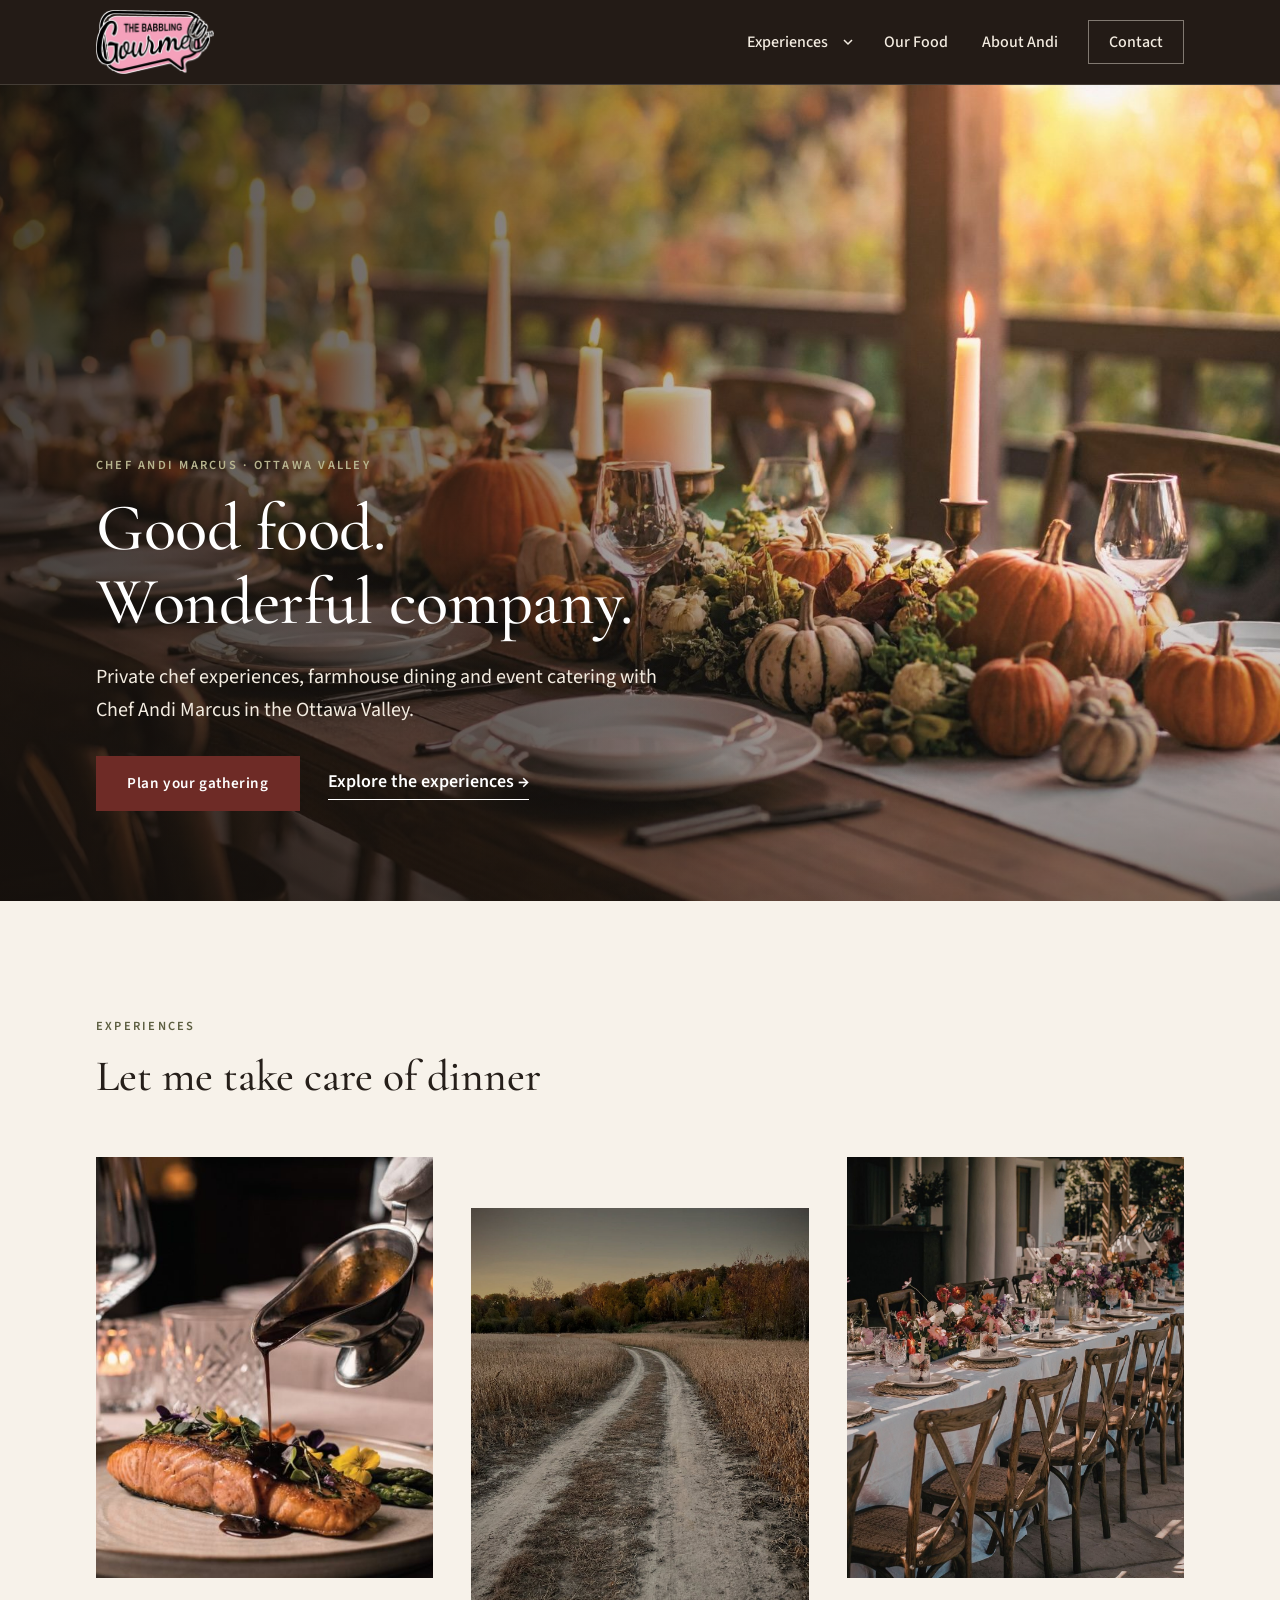
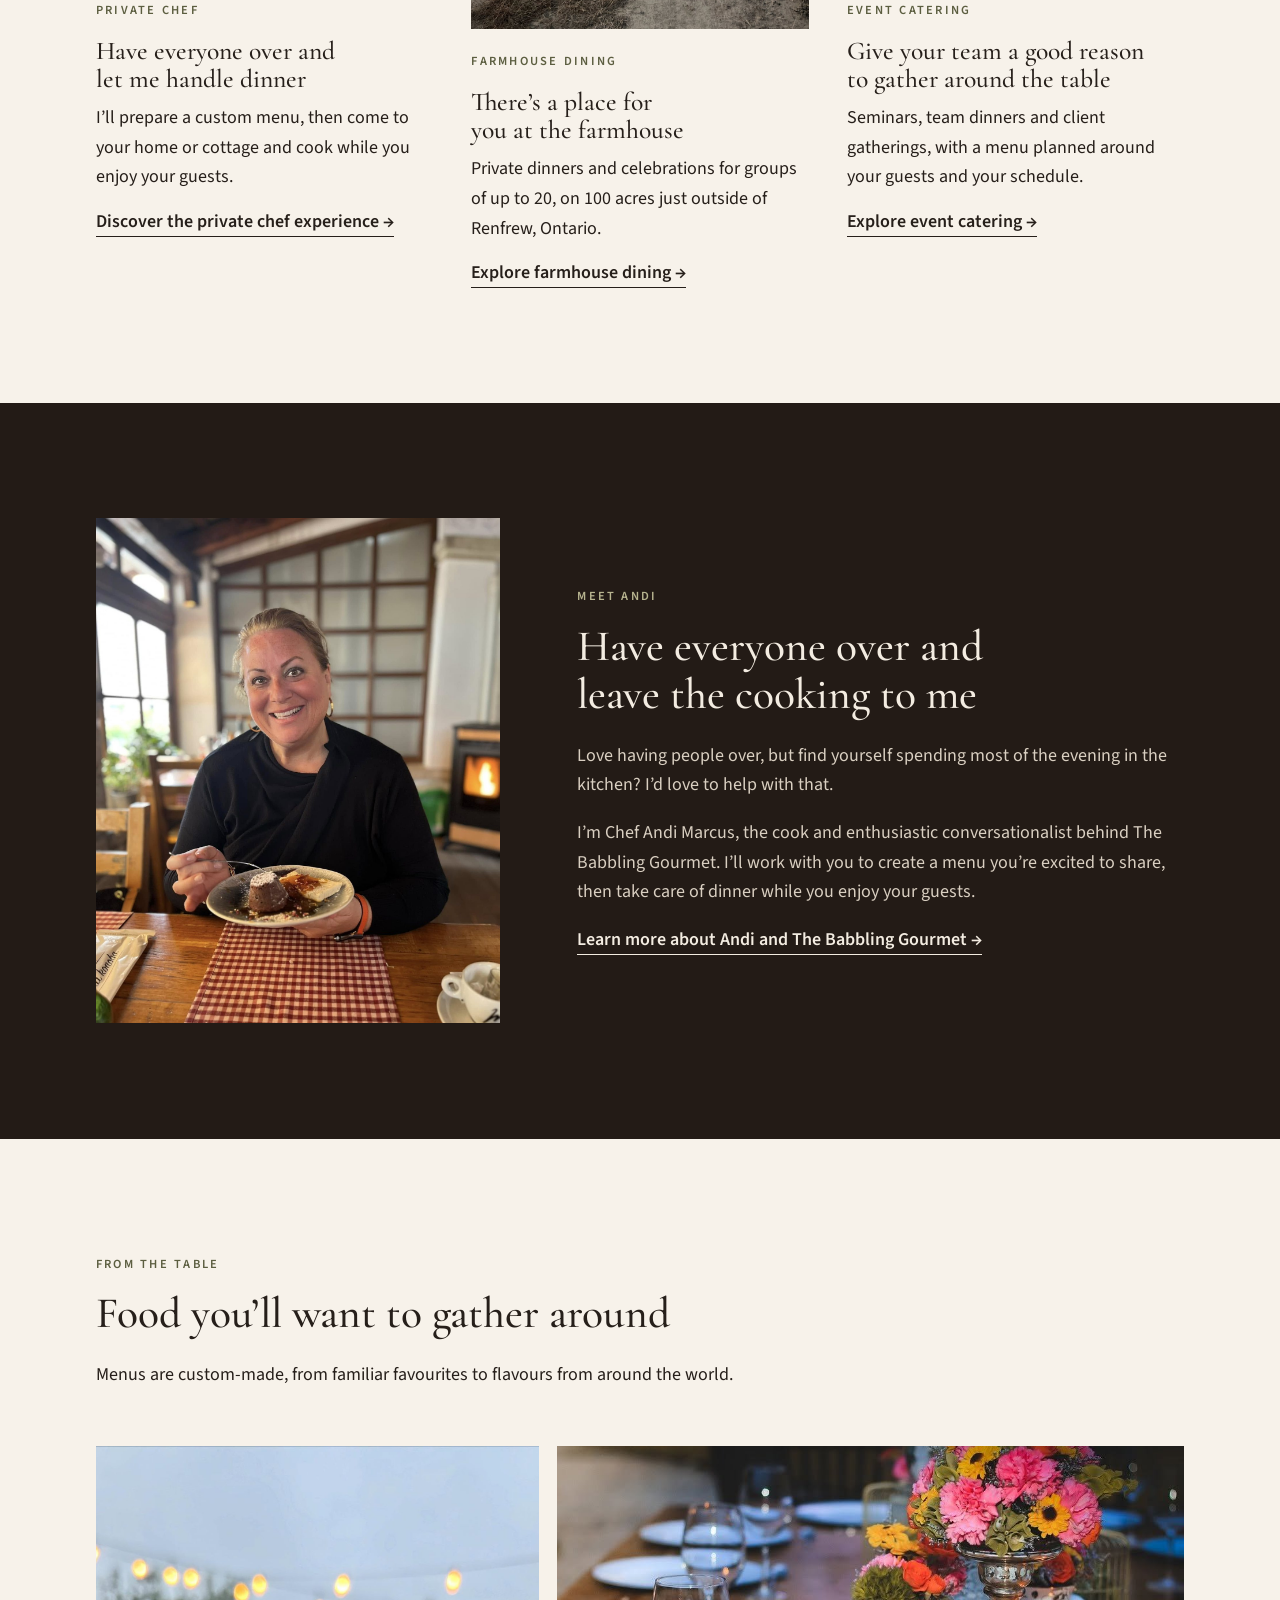
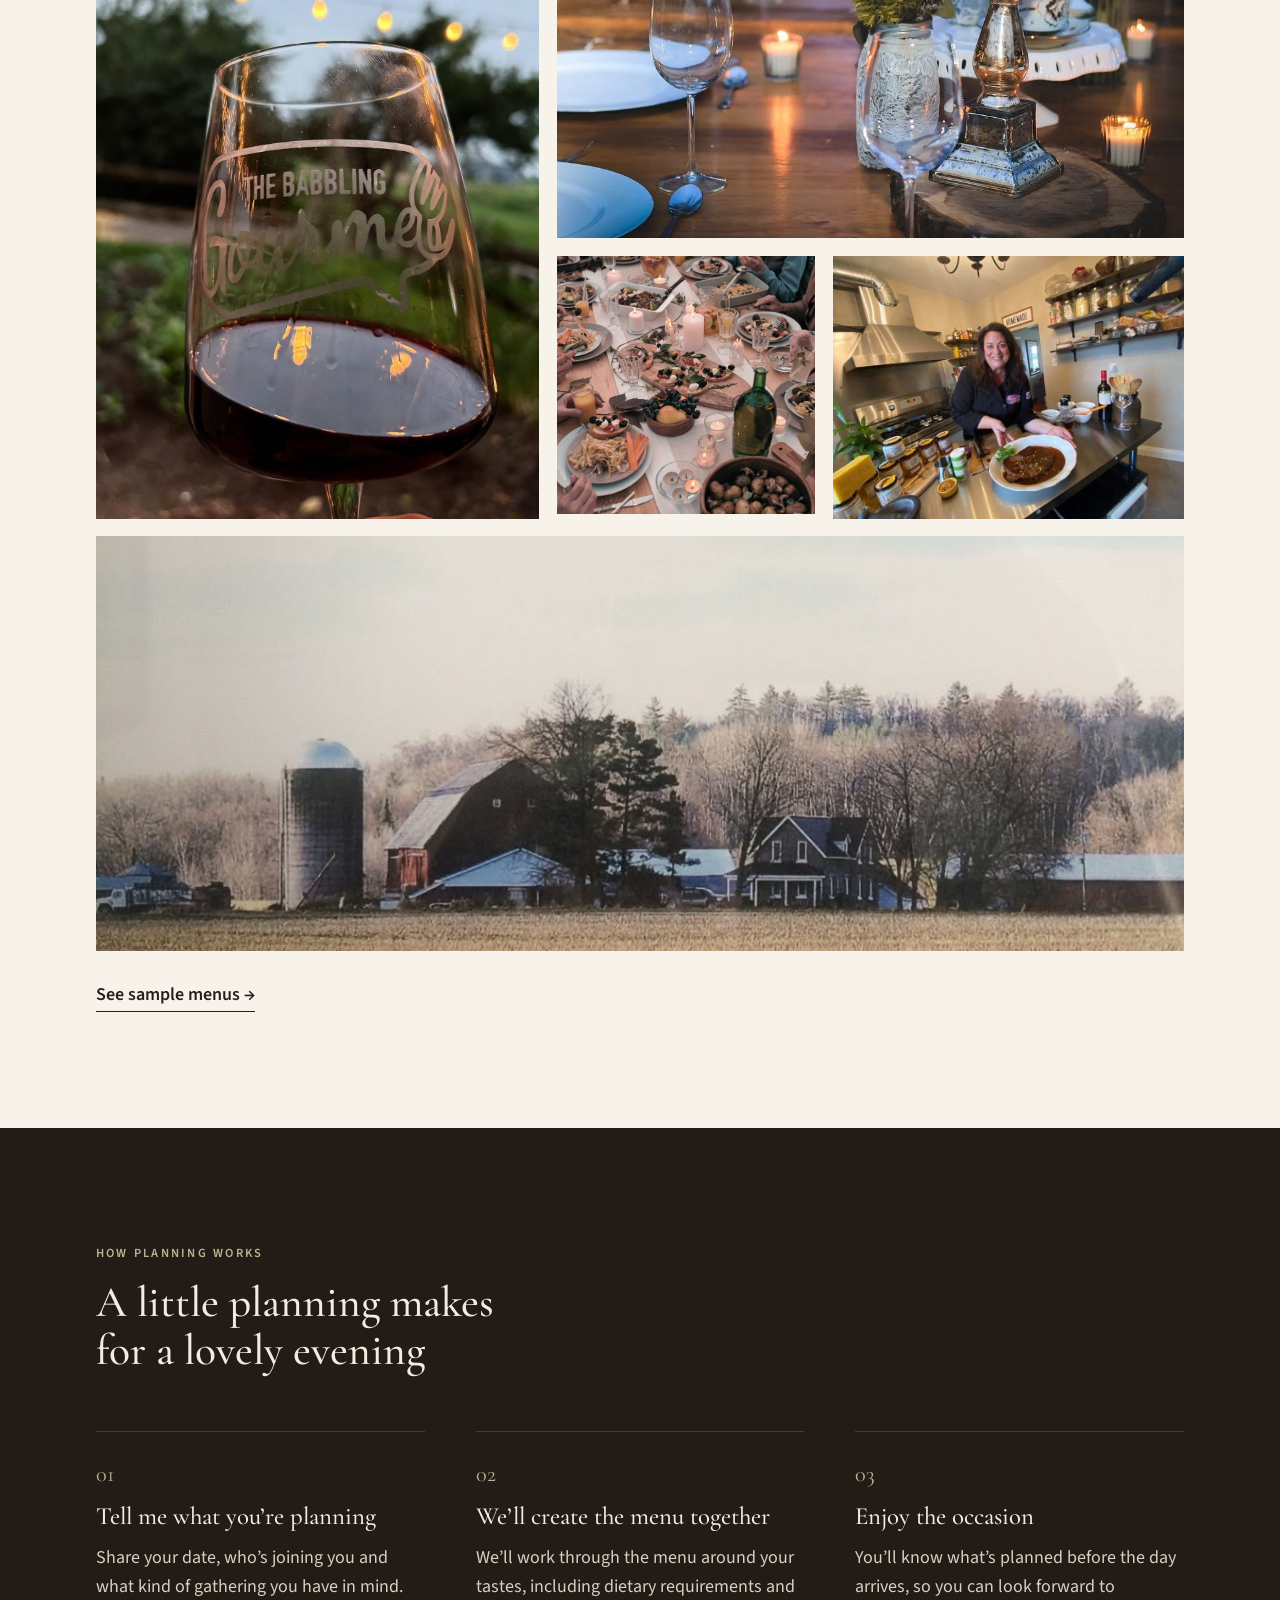
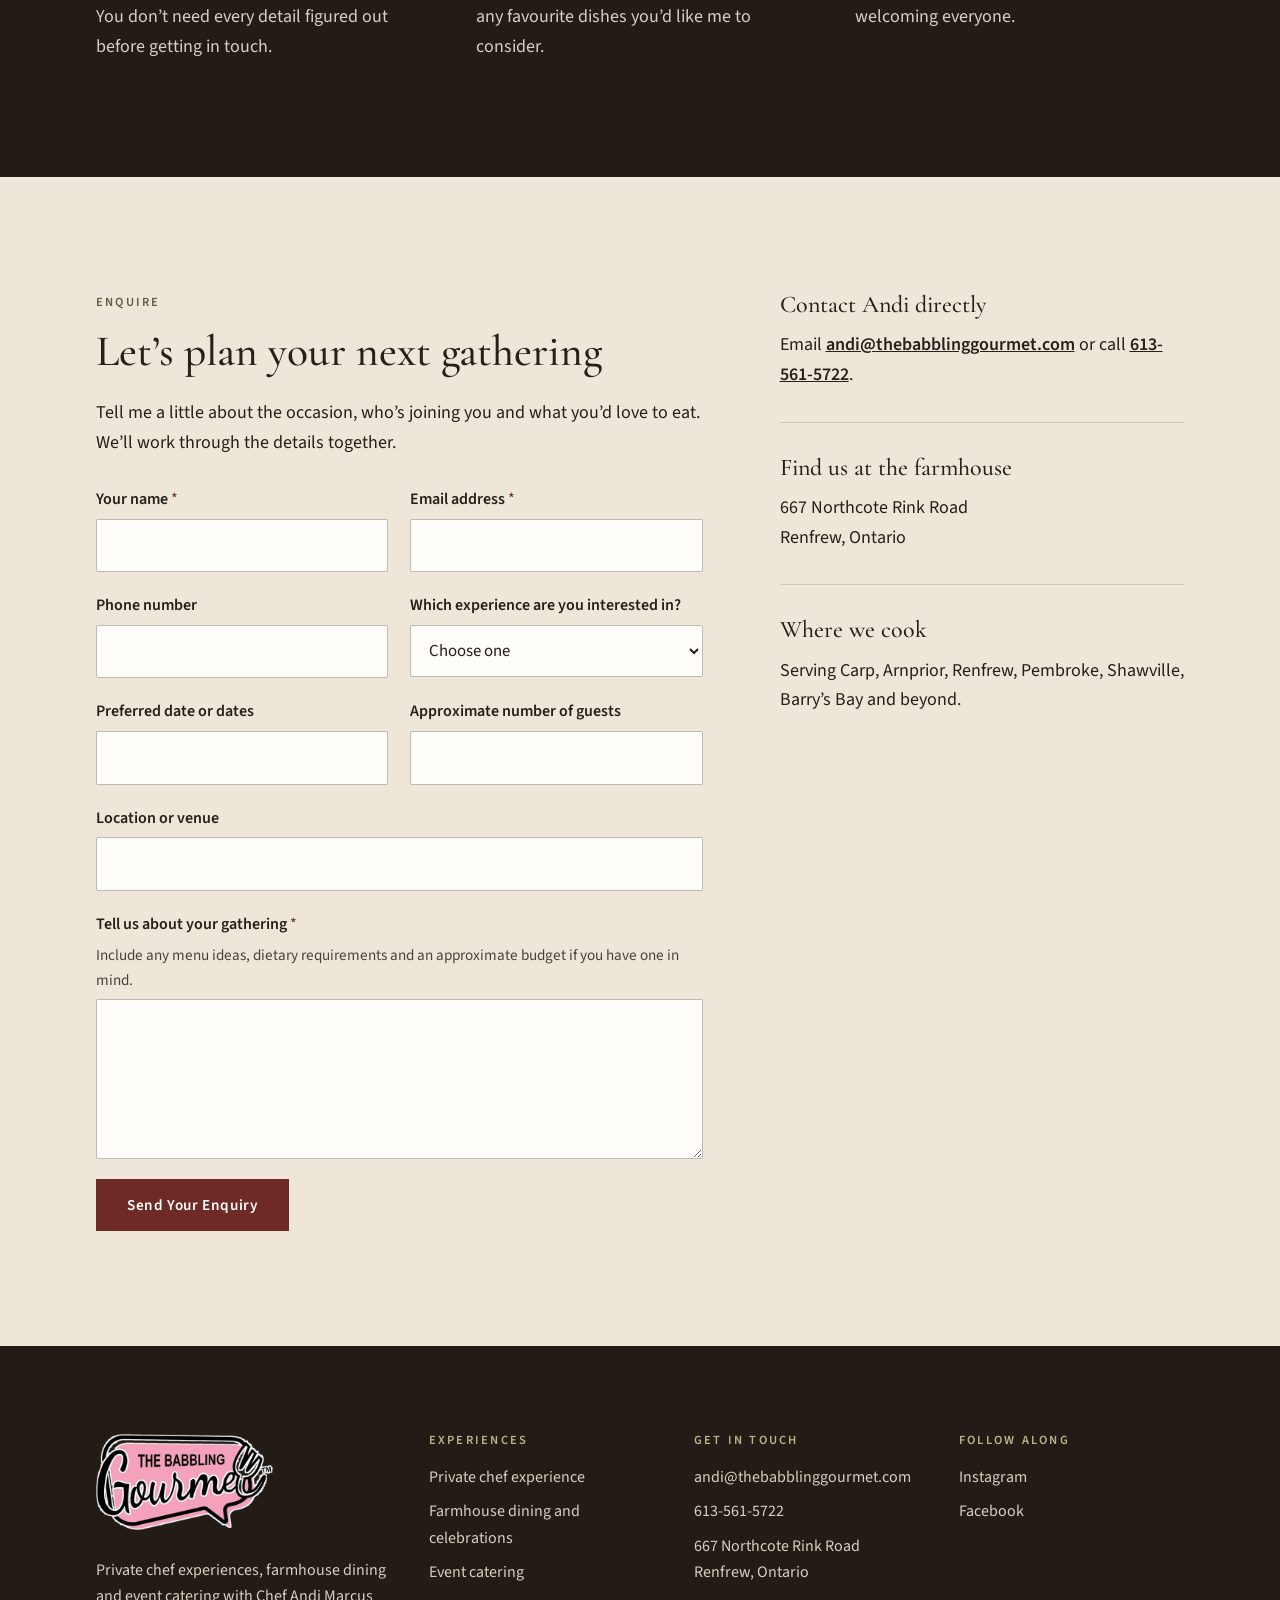
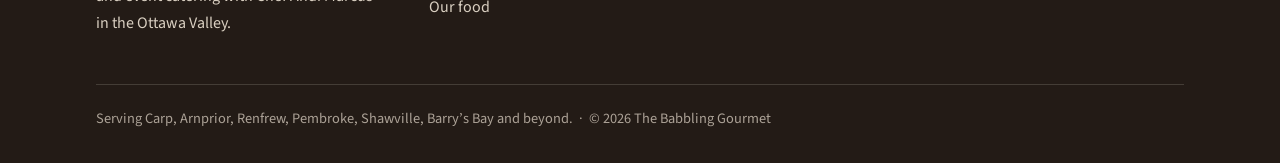
<file: index.html>
<!doctype html>
<html lang="en-CA">
<head>
  <meta charset="utf-8">
  <meta name="viewport" content="width=device-width, initial-scale=1">
  <title>The Babbling Gourmet | Private Chef & Catering in the Ottawa Valley</title>
  <meta name="description" content="Private chef experiences, farmhouse dining and event catering with Chef Andi Marcus in the Ottawa Valley.">
  <meta name="theme-color" content="#231b16">
  <link rel="preconnect" href="https://fonts.googleapis.com">
  <link rel="preconnect" href="https://fonts.gstatic.com" crossorigin>
  <link href="https://fonts.googleapis.com/css2?family=Cormorant+Garamond:ital,wght@0,500;0,600;1,500&family=Source+Sans+3:wght@400;500;600&display=swap" rel="stylesheet">
  <link rel="stylesheet" href="assets/css/style.css">
  <link rel="icon" href="assets/img/favicon.svg" type="image/svg+xml">
</head>
<body>
  <a class="skip-link" href="#main">Skip to content</a>

  <header class="site-header">
    <div class="wrap">
      <a class="brand" href="index.html"><img class="brand__logo" src="assets/img/logo.png" alt="The Babbling Gourmet, home" width="480" height="260"></a>
      <button class="nav-toggle" aria-expanded="false" aria-controls="site-nav"><span class="nav-toggle__bars" aria-hidden="true"></span><span>Menu</span></button>
      <nav class="nav" id="site-nav" aria-label="Main">
        <ul class="nav__list">
          <li class="has-sub">
            <a class="nav__link" href="experiences.html">Experiences</a>
            <button class="sub-toggle" aria-expanded="false" aria-controls="sub-experiences"><span class="visually-hidden">Show experiences</span><svg viewBox="0 0 12 12" aria-hidden="true" fill="none" stroke="currentColor" stroke-width="1.5"><path d="M2 4l4 4 4-4"/></svg></button>
            <ul class="subnav" id="sub-experiences">
              <li><a href="private-chef.html">Private Chef</a></li>
              <li><a href="farmhouse-dining.html">Farmhouse Dining</a></li>
              <li><a href="event-catering.html">Event Catering</a></li>
            </ul>
          </li>
          <li><a class="nav__link" href="our-food.html">Our Food</a></li>
          <li><a class="nav__link" href="about.html">About Andi</a></li>
          <li><a class="nav__link nav__link--cta" href="contact.html">Contact</a></li>
        </ul>
      </nav>
    </div>
  </header>

  <main id="main">
    <section class="hero">
      <div class="hero__img"><img src="assets/img/home-hero.jpg" alt="A candlelit dinner table set with linen, ceramics and seasonal food" fetchpriority="high"></div>
      <div class="wrap">
        <div class="hero__content">
          <span class="label" style="color:var(--olive-light)">Chef Andi Marcus &middot; Ottawa Valley</span>
          <h1>Good food. Wonderful company.</h1>
          <p>Private chef experiences, farmhouse dining and event catering with Chef Andi Marcus in the Ottawa Valley.</p>
          <div class="actions"><a class="btn" href="#enquire">Plan your gathering</a><a class="link" href="experiences.html">Explore the experiences</a></div>
        </div>
      </div>
    </section>

    <section class="section">
      <div class="wrap">
        <div class="section-head reveal">
          <span class="label">Experiences</span>
          <h2>Let me take care of dinner</h2>
        </div>
        <div class="cards">
          <article class="card reveal">
            <figure class="img img--4x5"><img src="assets/img/experience-private-chef.jpg" alt="Chef Andi Marcus preparing dinner in a client’s kitchen" loading="lazy" decoding="async"></figure>
            <span class="label">Private chef</span>
            <h3>Have everyone over and let me handle dinner</h3>
            <p>I’ll prepare a custom menu, then come to your home or cottage and cook while you enjoy your guests.</p>
            <a class="link" href="private-chef.html">Discover the private chef experience</a>
          </article>
          <article class="card reveal">
            <figure class="img img--4x5"><img src="assets/img/experience-farmhouse.jpg" alt="The Babbling Gourmet farmhouse near Renfrew" loading="lazy" decoding="async"></figure>
            <span class="label">Farmhouse dining</span>
            <h3>There’s a place for you at the farmhouse</h3>
            <p>Private dinners and celebrations for groups of up to 20, on 100 acres just outside of Renfrew, Ontario.</p>
            <a class="link" href="farmhouse-dining.html">Explore farmhouse dining</a>
          </article>
          <article class="card reveal">
            <figure class="img img--4x5"><img src="assets/img/experience-event-catering.jpg" alt="A long table set for a team dinner" loading="lazy" decoding="async"></figure>
            <span class="label">Event catering</span>
            <h3>Give your team a good reason to gather around the table</h3>
            <p>Seminars, team dinners and client gatherings, with a menu planned around your guests and your schedule.</p>
            <a class="link" href="event-catering.html">Explore event catering</a>
          </article>
        </div>
      </div>
    </section>
    <section class="section dark">
      <div class="wrap">
        <div class="split reveal split--narrow-img">
          <figure class="img img--4x5 img--top"><img src="assets/img/andi-portrait.jpg" alt="Chef Andi Marcus, smiling, with a plate of dessert" loading="lazy" decoding="async"></figure>
          <div class="split__body">
          <span class="label">Meet Andi</span>
            <h2>Have everyone over and leave the cooking to me</h2>
            <p>Love having people over, but find yourself spending most of the evening in the kitchen? I’d love to help with that.</p>
            <p>I’m Chef Andi Marcus, the cook and enthusiastic conversationalist behind The Babbling Gourmet. I’ll work with you to create a menu you’re excited to share, then take care of dinner while you enjoy your guests.</p>
            <a class="link" href="about.html">Learn more about Andi and The Babbling Gourmet</a>
          </div>
        </div>
      </div>
    </section>
    <section class="section">
      <div class="wrap">
        <div class="section-head reveal">
          <span class="label">From the table</span>
          <h2>Food you’ll want to gather around</h2>
          <p>Menus are custom-made, from familiar favourites to flavours from around the world.</p>
        </div>
        <div class="gallery reveal">
          <figure class="img img--4x5"><img src="assets/img/gallery-wine.jpg" alt="A Babbling Gourmet wine glass under string lights at the farmhouse" loading="lazy" decoding="async"></figure>
          <figure class="img img--16x9"><img src="assets/img/gallery-table.jpg" alt="A wooden table set with flowers, glassware and candles" loading="lazy" decoding="async"></figure>
          <figure class="img img--1x1"><img src="assets/img/gallery-family-style.jpg" alt="Guests sharing family-style dishes around a candlelit table" loading="lazy" decoding="async"></figure>
          <figure class="img img--4x3"><img src="assets/img/gallery-hands.jpg" alt="Plating a dish in the kitchen" loading="lazy" decoding="async"></figure>
          <figure class="img img--16x9 img--bottom"><img src="assets/img/gallery-setting.jpg" alt="The farm, barn and silo across the fields" loading="lazy" decoding="async"></figure>
        </div>
        <div class="actions reveal"><a class="link" href="our-food.html">See sample menus</a></div>
      </div>
    </section>

    <!-- Testimonials: add one or two genuine client quotes here (with permission). Example markup:
    <section class="section tint">
      <div class="wrap wrap--narrow">
        <blockquote class="statement">“Client’s words…”</blockquote>
        <p>Client name, occasion</p>
      </div>
    </section>
    -->
    <section class="section dark">
      <div class="wrap">
        <div class="section-head reveal">
          <span class="label">How planning works</span>
          <h2>A little planning makes for a lovely evening</h2>
        </div>
        <ol class="steps">
          <li class="reveal">
            <h3>Tell me what you’re planning</h3>
            <p>Share your date, who’s joining you and what kind of gathering you have in mind. You don’t need every detail figured out before getting in touch.</p>
          </li>
          <li class="reveal">
            <h3>We’ll create the menu together</h3>
            <p>We’ll work through the menu around your tastes, including dietary requirements and any favourite dishes you’d like me to consider.</p>
          </li>
          <li class="reveal">
            <h3>Enjoy the occasion</h3>
            <p>You’ll know what’s planned before the day arrives, so you can look forward to welcoming everyone.</p>
          </li>
        </ol>
      </div>
    </section>
    <section class="section tint" id="enquire">
      <div class="wrap">
        <div class="enquiry-grid">
          <div class="reveal">
            <span class="label">Enquire</span>
            <h2>Let’s plan your next gathering</h2>
            <p>Tell me a little about the occasion, who’s joining you and what you’d love to eat. We’ll work through the details together.</p>
            <form class="form enquiry" name="enquiry" method="POST" action="thank-you.html" data-netlify="true" netlify-honeypot="company" novalidate>
              <input type="hidden" name="form-name" value="enquiry">
              <p class="hp"><label>Leave this empty: <input name="company" tabindex="-1" autocomplete="off"></label></p>
              <div class="field">
                <label for="enquire-name">Your name <span class="req" aria-hidden="true">*</span></label>
                <input id="enquire-name" name="name" type="text" aria-describedby="enquire-name-err" required autocomplete="name">
                <p class="error" id="enquire-name-err"></p>
              </div>
              <div class="field">
                <label for="enquire-email">Email address <span class="req" aria-hidden="true">*</span></label>
                <input id="enquire-email" name="email" type="email" aria-describedby="enquire-email-err" required autocomplete="email">
                <p class="error" id="enquire-email-err"></p>
              </div>
              <div class="field">
                <label for="enquire-phone">Phone number</label>
                <input id="enquire-phone" name="phone" type="tel" aria-describedby="enquire-phone-err" autocomplete="tel">
                <p class="error" id="enquire-phone-err"></p>
              </div>
              <div class="field">
                <label for="enquire-experience">Which experience are you interested in?</label>
                <select id="enquire-experience" name="experience" aria-describedby="enquire-experience-err"><option value="">Choose one</option><option>Private Chef Experience</option><option>Farmhouse Dining and Celebrations</option><option>Event Catering</option></select>
                <p class="error" id="enquire-experience-err"></p>
              </div>
              <div class="field">
                <label for="enquire-dates">Preferred date or dates</label>
                <input id="enquire-dates" name="dates" type="text" aria-describedby="enquire-dates-err">
                <p class="error" id="enquire-dates-err"></p>
              </div>
              <div class="field">
                <label for="enquire-guests">Approximate number of guests</label>
                <input id="enquire-guests" name="guests" type="text" aria-describedby="enquire-guests-err" inputmode="numeric">
                <p class="error" id="enquire-guests-err"></p>
              </div>
              <div class="field field--full">
                <label for="enquire-location">Location or venue</label>
                <input id="enquire-location" name="location" type="text" aria-describedby="enquire-location-err">
                <p class="error" id="enquire-location-err"></p>
              </div>
              <div class="field field--full">
                <label for="enquire-message">Tell us about your gathering <span class="req" aria-hidden="true">*</span></label>
                <p class="hint" id="enquire-message-hint">Include any menu ideas, dietary requirements and an approximate budget if you have one in mind.</p>
                <textarea id="enquire-message" name="message" aria-describedby="enquire-message-err enquire-message-hint" required></textarea>
                <p class="error" id="enquire-message-err"></p>
              </div>
              <button class="btn" type="submit">Send Your Enquiry</button>
              <p class="form__status" role="alert"></p>
            </form>
          </div>
          <aside class="reveal" aria-label="Other ways to reach Andi">
            <div class="aside-block">
              <h3>Contact Andi directly</h3>
              <p>Email <a href="mailto:andi@thebabblinggourmet.com">andi@thebabblinggourmet.com</a> or call <a href="tel:+16135615722">613-561-5722</a>.</p>
            </div>
            <div class="aside-block">
              <h3>Find us at the farmhouse</h3>
              <p>667 Northcote Rink Road<br>Renfrew, Ontario</p>
            </div>
            <div class="aside-block">
              <h3>Where we cook</h3>
              <p>Serving Carp, Arnprior, Renfrew, Pembroke, Shawville, Barry’s Bay and beyond.</p>
            </div>
          </aside>
        </div>
      </div>
    </section>

  </main>

  <footer class="site-footer">
    <div class="wrap">
      <div class="footer-grid">
        <div>
          <a class="brand" href="index.html"><img class="brand__logo brand__logo--footer" src="assets/img/logo.png" alt="The Babbling Gourmet, home" width="480" height="260" loading="lazy"></a>
          <p class="footer-intro">Private chef experiences, farmhouse dining and event catering with Chef Andi Marcus in the Ottawa Valley.</p>
        </div>
        <div>
          <h2>Experiences</h2>
          <ul>
            <li><a href="private-chef.html">Private chef experience</a></li>
            <li><a href="farmhouse-dining.html">Farmhouse dining and celebrations</a></li>
            <li><a href="event-catering.html">Event catering</a></li>
            <li><a href="our-food.html">Our food</a></li>
          </ul>
        </div>
        <div>
          <h2>Get in touch</h2>
          <ul>
            <li><a href="mailto:andi@thebabblinggourmet.com">andi@thebabblinggourmet.com</a></li>
            <li><a href="tel:+16135615722">613-561-5722</a></li>
            <li>667 Northcote Rink Road<br>Renfrew, Ontario</li>
          </ul>
        </div>
        <div>
          <h2>Follow along</h2>
          <ul>
            <li><a href="https://www.instagram.com/thebabblinggourmet/" rel="noopener">Instagram</a></li>
            <li><a href="https://www.facebook.com/thebabblinggourmet/" rel="noopener">Facebook</a></li>
          </ul>
        </div>
      </div>
      <p class="footer-bottom">Serving Carp, Arnprior, Renfrew, Pembroke, Shawville, Barry’s Bay and beyond. &nbsp;&middot;&nbsp; &copy; <span data-year>2026</span> The Babbling Gourmet</p>
    </div>
  </footer>

  <script src="assets/js/main.js"></script>
</body>
</html>
</file>
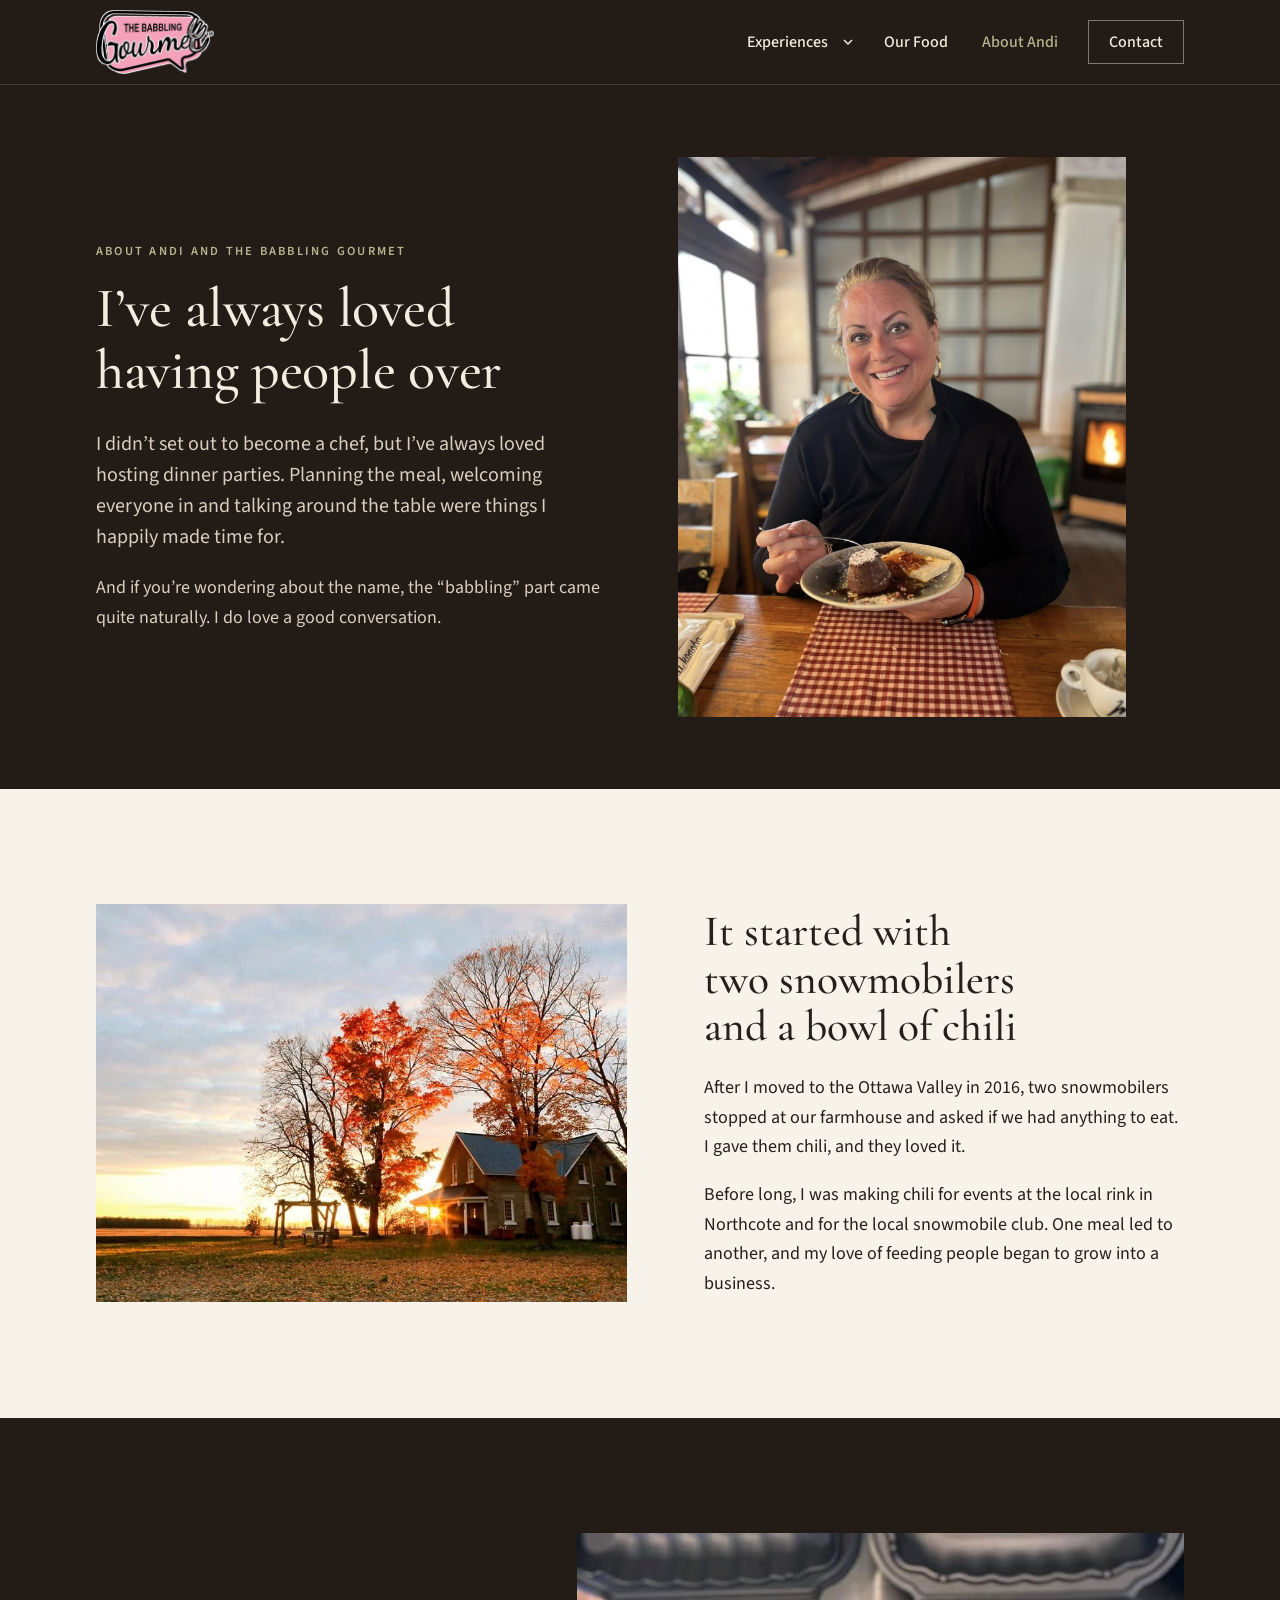
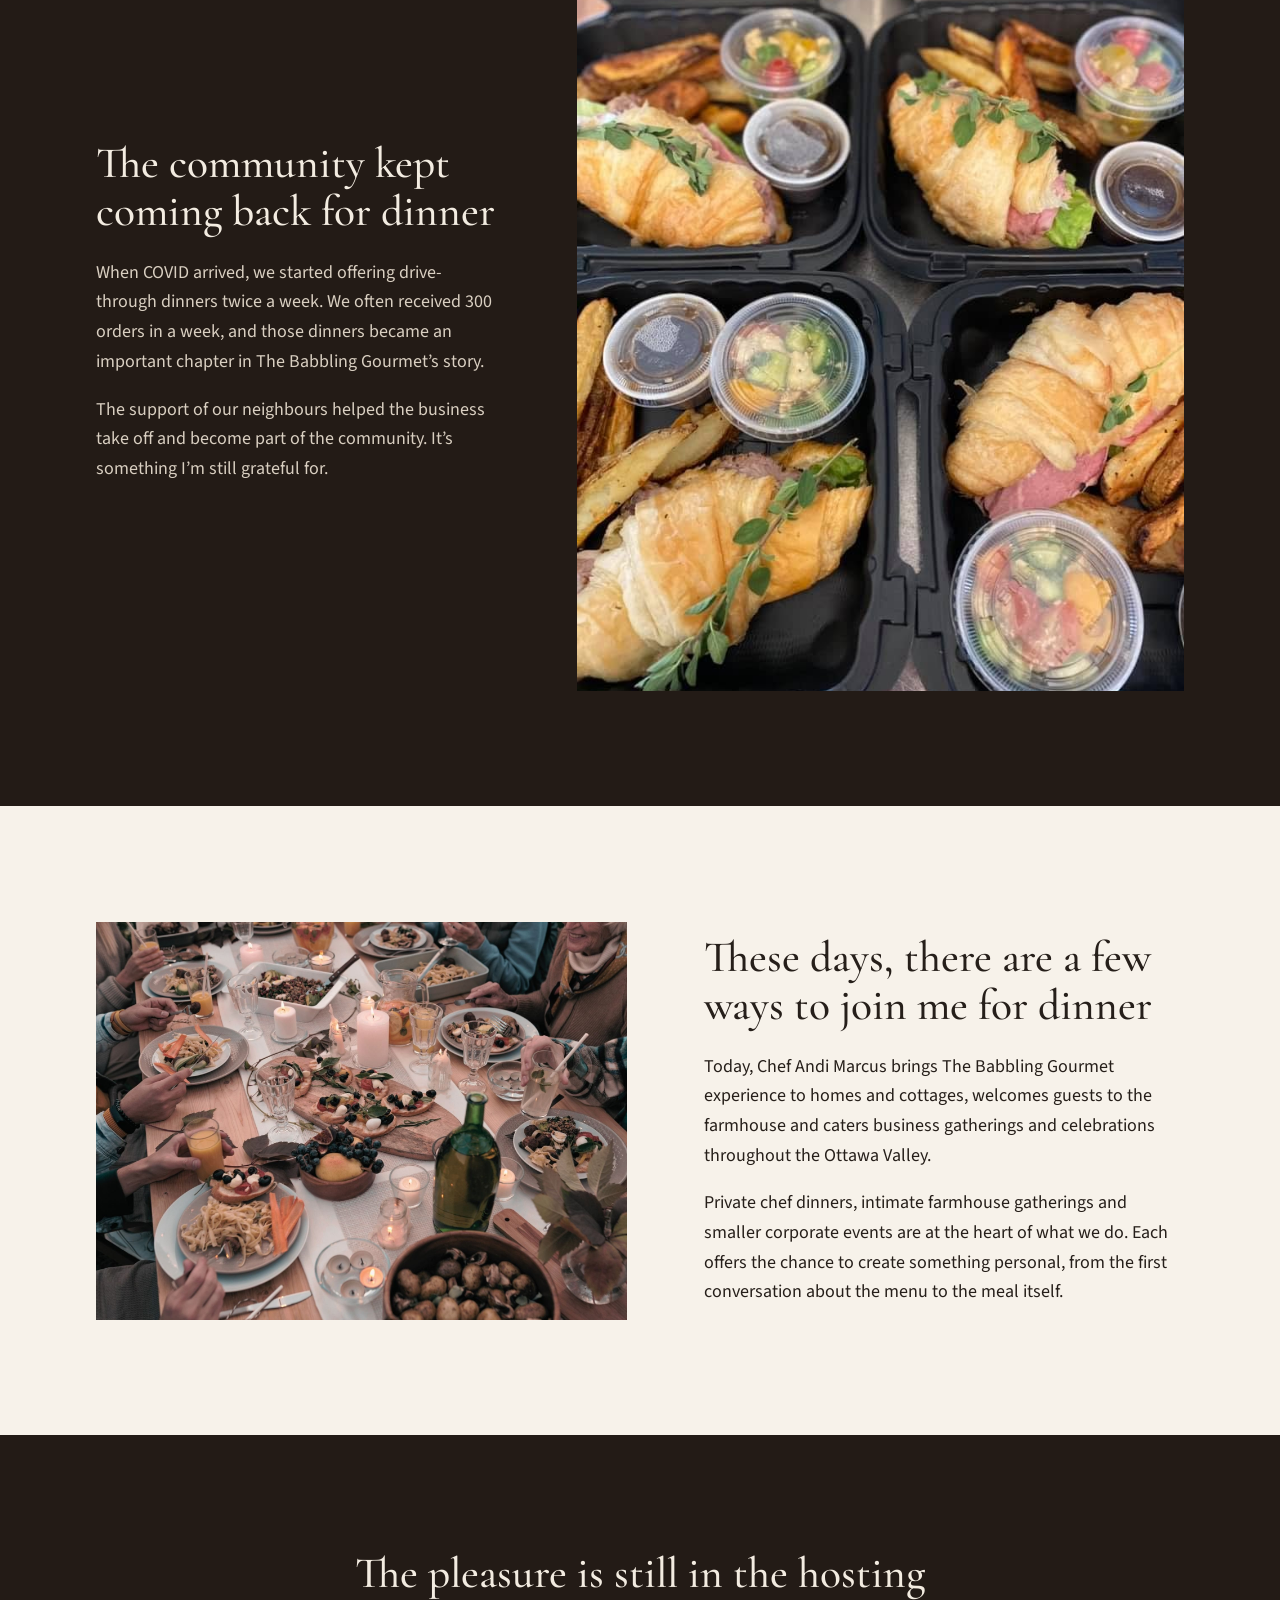
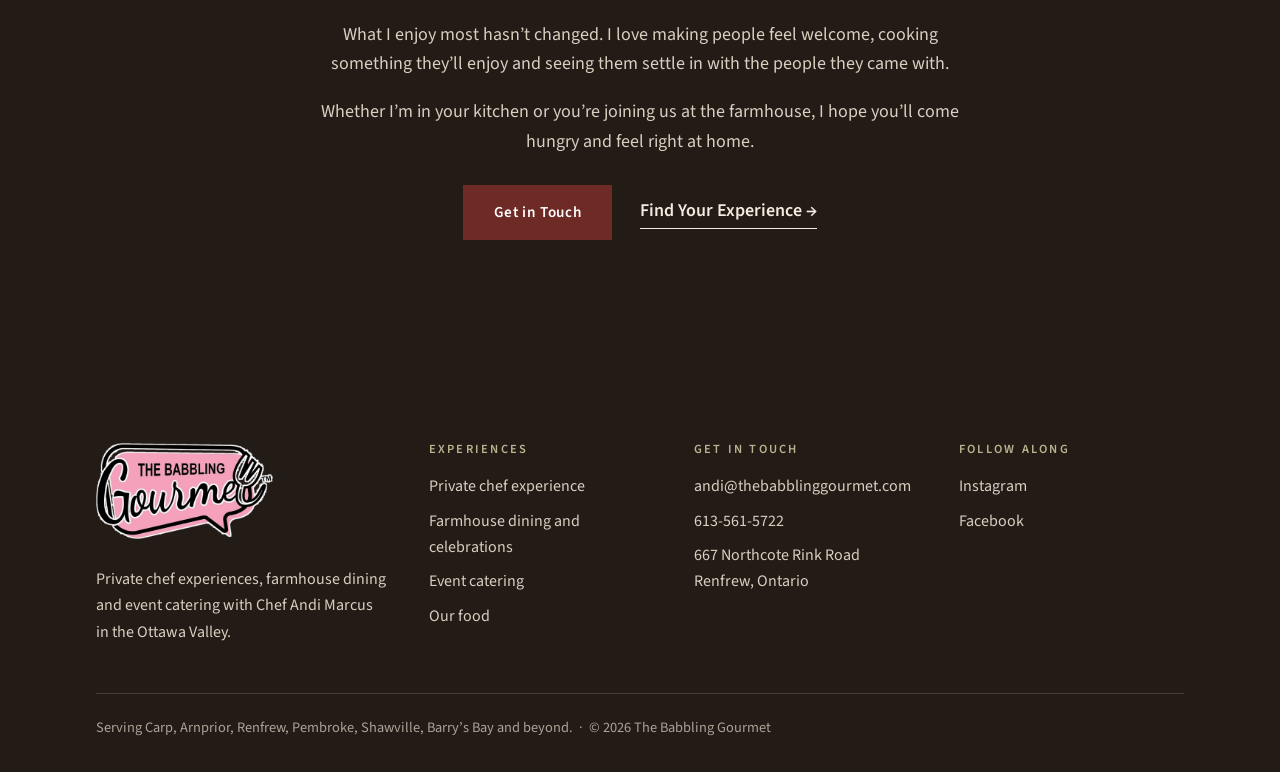
<file: about.html>
<!doctype html>
<html lang="en-CA">
<head>
  <meta charset="utf-8">
  <meta name="viewport" content="width=device-width, initial-scale=1">
  <title>About Chef Andi Marcus | The Babbling Gourmet</title>
  <meta name="description" content="How a bowl of chili for two snowmobilers grew into The Babbling Gourmet, Chef Andi Marcus’s private chef, farmhouse dining and catering business in the Ottawa Valley.">
  <meta name="theme-color" content="#231b16">
  <link rel="preconnect" href="https://fonts.googleapis.com">
  <link rel="preconnect" href="https://fonts.gstatic.com" crossorigin>
  <link href="https://fonts.googleapis.com/css2?family=Cormorant+Garamond:ital,wght@0,500;0,600;1,500&family=Source+Sans+3:wght@400;500;600&display=swap" rel="stylesheet">
  <link rel="stylesheet" href="assets/css/style.css">
  <link rel="icon" href="assets/img/favicon.svg" type="image/svg+xml">
</head>
<body>
  <a class="skip-link" href="#main">Skip to content</a>

  <header class="site-header">
    <div class="wrap">
      <a class="brand" href="index.html"><img class="brand__logo" src="assets/img/logo.png" alt="The Babbling Gourmet, home" width="480" height="260"></a>
      <button class="nav-toggle" aria-expanded="false" aria-controls="site-nav"><span class="nav-toggle__bars" aria-hidden="true"></span><span>Menu</span></button>
      <nav class="nav" id="site-nav" aria-label="Main">
        <ul class="nav__list">
          <li class="has-sub">
            <a class="nav__link" href="experiences.html">Experiences</a>
            <button class="sub-toggle" aria-expanded="false" aria-controls="sub-experiences"><span class="visually-hidden">Show experiences</span><svg viewBox="0 0 12 12" aria-hidden="true" fill="none" stroke="currentColor" stroke-width="1.5"><path d="M2 4l4 4 4-4"/></svg></button>
            <ul class="subnav" id="sub-experiences">
              <li><a href="private-chef.html">Private Chef</a></li>
              <li><a href="farmhouse-dining.html">Farmhouse Dining</a></li>
              <li><a href="event-catering.html">Event Catering</a></li>
            </ul>
          </li>
          <li><a class="nav__link" href="our-food.html">Our Food</a></li>
          <li><a class="nav__link" href="about.html" aria-current="page">About Andi</a></li>
          <li><a class="nav__link nav__link--cta" href="contact.html">Contact</a></li>
        </ul>
      </nav>
    </div>
  </header>

  <main id="main">
    <section class="page-hero dark">
      <div class="wrap">
        <div>
          <span class="label">About Andi and The Babbling Gourmet</span>
          <h1>I’ve always loved having people over</h1>
          <p class="lead">I didn’t set out to become a chef, but I’ve always loved hosting dinner parties. Planning the meal, welcoming everyone in and talking around the table were things I happily made time for.</p>
          <p>And if you’re wondering about the name, the “babbling” part came quite naturally. I do love a good conversation.</p>
          
        </div>
        <figure class="img img--4x5 img--top"><img src="assets/img/andi-portrait.jpg" alt="Chef Andi Marcus, smiling, with a plate of dessert" fetchpriority="high" decoding="async"></figure>
      </div>
    </section>
    <section class="section">
      <div class="wrap">
        <div class="split reveal">
          <figure class="img img--4x3"><img src="assets/img/about-farmhouse-winter.jpg" alt="The farmhouse at sunset in autumn" loading="lazy" decoding="async"></figure>
          <div class="split__body">
            <h2>It started with two snowmobilers and a bowl of chili</h2>
            <p>After I moved to the Ottawa Valley in 2016, two snowmobilers stopped at our farmhouse and asked if we had anything to eat. I gave them chili, and they loved it.</p>
            <p>Before long, I was making chili for events at the local rink in Northcote and for the local snowmobile club. One meal led to another, and my love of feeding people began to grow into a business.</p>
            
          </div>
        </div>
      </div>
    </section>
    <section class="section dark">
      <div class="wrap">
        <div class="split reveal split--reverse split--narrow-img">
          <figure class="img img--4x5"><img src="assets/img/about-community.jpg" alt="Boxed meals packed and ready for pickup" loading="lazy" decoding="async"></figure>
          <div class="split__body">
            <h2>The community kept coming back for dinner</h2>
            <p>When COVID arrived, we started offering drive-through dinners twice a week. We often received 300 orders in a week, and those dinners became an important chapter in The Babbling Gourmet’s story.</p>
            <p>The support of our neighbours helped the business take off and become part of the community. It’s something I’m still grateful for.</p>
            
          </div>
        </div>
      </div>
    </section>
    <section class="section">
      <div class="wrap">
        <div class="split reveal">
          <figure class="img img--4x3"><img src="assets/img/gallery-family-style.jpg" alt="Guests sharing family-style dishes around a candlelit table" loading="lazy" decoding="async"></figure>
          <div class="split__body">
            <h2>These days, there are a few ways to join me for dinner</h2>
            <p>Today, Chef Andi Marcus brings The Babbling Gourmet experience to homes and cottages, welcomes guests to the farmhouse and caters business gatherings and celebrations throughout the Ottawa Valley.</p>
            <p>Private chef dinners, intimate farmhouse gatherings and smaller corporate events are at the heart of what we do. Each offers the chance to create something personal, from the first conversation about the menu to the meal itself.</p>
            
          </div>
        </div>
      </div>
    </section>
    <section class="section cta dark">
      <div class="wrap reveal">
        <h2>The pleasure is still in the hosting</h2>
        <p>What I enjoy most hasn’t changed. I love making people feel welcome, cooking something they’ll enjoy and seeing them settle in with the people they came with.</p>
        <p>Whether I’m in your kitchen or you’re joining us at the farmhouse, I hope you’ll come hungry and feel right at home.</p>
        <div class="actions"><a class="btn" href="contact.html#enquire">Get in Touch</a><a class="link" href="experiences.html">Find Your Experience</a></div>
      </div>
    </section>

  </main>

  <footer class="site-footer">
    <div class="wrap">
      <div class="footer-grid">
        <div>
          <a class="brand" href="index.html"><img class="brand__logo brand__logo--footer" src="assets/img/logo.png" alt="The Babbling Gourmet, home" width="480" height="260" loading="lazy"></a>
          <p class="footer-intro">Private chef experiences, farmhouse dining and event catering with Chef Andi Marcus in the Ottawa Valley.</p>
        </div>
        <div>
          <h2>Experiences</h2>
          <ul>
            <li><a href="private-chef.html">Private chef experience</a></li>
            <li><a href="farmhouse-dining.html">Farmhouse dining and celebrations</a></li>
            <li><a href="event-catering.html">Event catering</a></li>
            <li><a href="our-food.html">Our food</a></li>
          </ul>
        </div>
        <div>
          <h2>Get in touch</h2>
          <ul>
            <li><a href="mailto:andi@thebabblinggourmet.com">andi@thebabblinggourmet.com</a></li>
            <li><a href="tel:+16135615722">613-561-5722</a></li>
            <li>667 Northcote Rink Road<br>Renfrew, Ontario</li>
          </ul>
        </div>
        <div>
          <h2>Follow along</h2>
          <ul>
            <li><a href="https://www.instagram.com/thebabblinggourmet/" rel="noopener">Instagram</a></li>
            <li><a href="https://www.facebook.com/thebabblinggourmet/" rel="noopener">Facebook</a></li>
          </ul>
        </div>
      </div>
      <p class="footer-bottom">Serving Carp, Arnprior, Renfrew, Pembroke, Shawville, Barry’s Bay and beyond. &nbsp;&middot;&nbsp; &copy; <span data-year>2026</span> The Babbling Gourmet</p>
    </div>
  </footer>

  <script src="assets/js/main.js"></script>
</body>
</html>
</file>
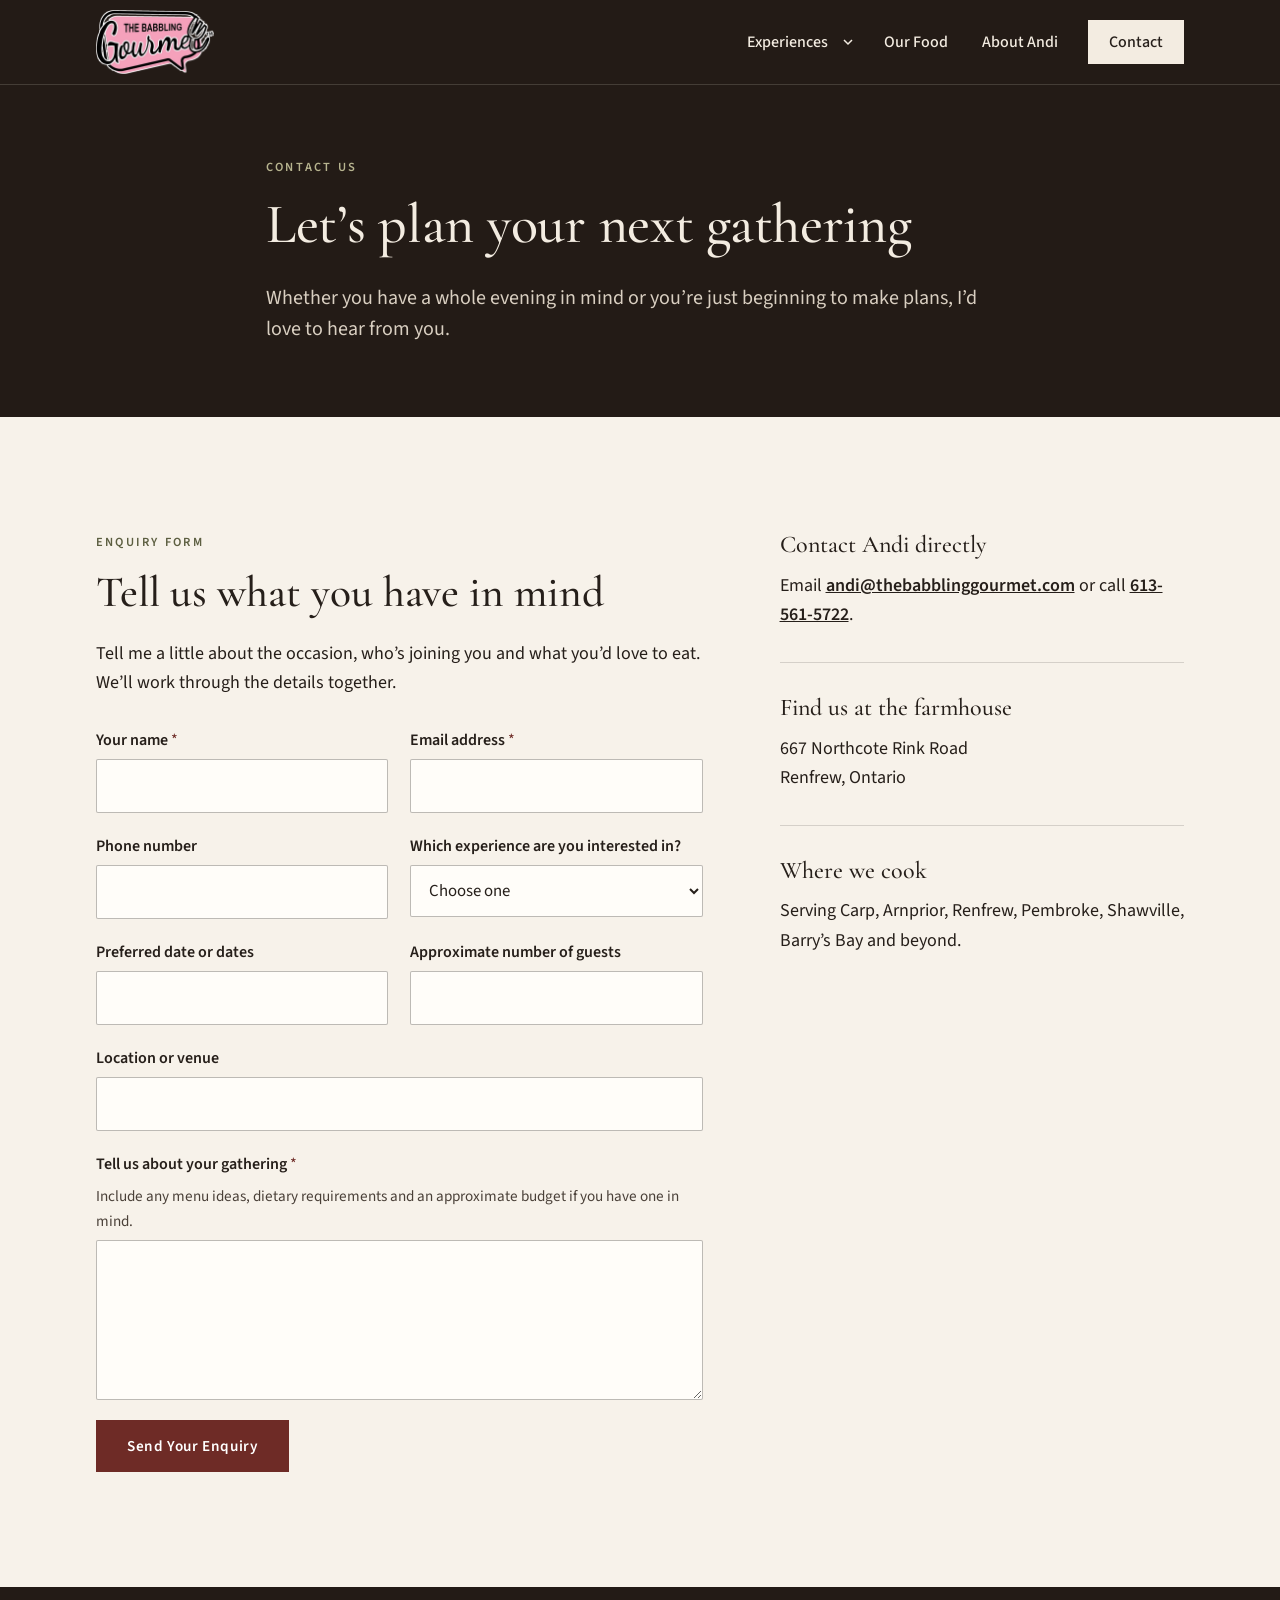
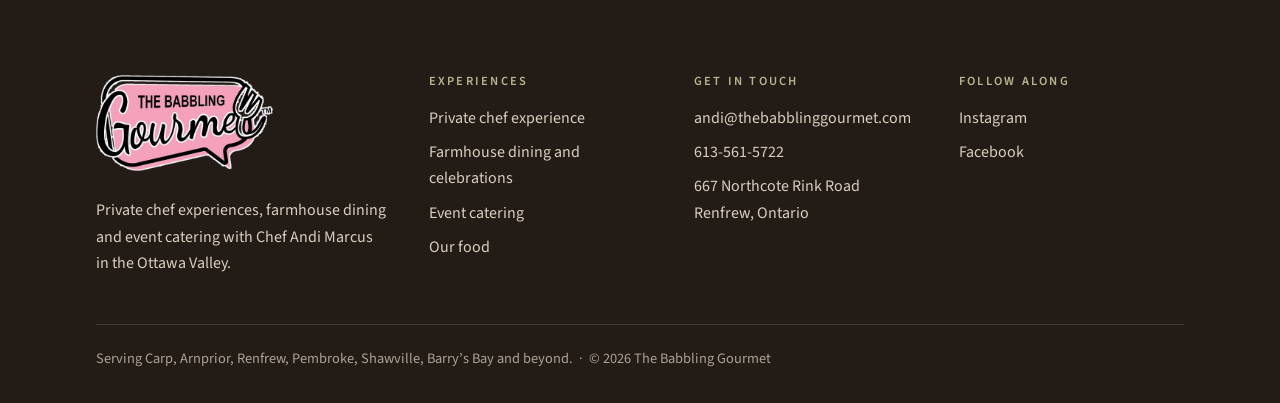
<file: contact.html>
<!doctype html>
<html lang="en-CA">
<head>
  <meta charset="utf-8">
  <meta name="viewport" content="width=device-width, initial-scale=1">
  <title>Contact The Babbling Gourmet | Plan Your Gathering</title>
  <meta name="description" content="Get in touch with Chef Andi Marcus about a private chef experience, farmhouse dining or event catering in the Ottawa Valley.">
  <meta name="theme-color" content="#231b16">
  <link rel="preconnect" href="https://fonts.googleapis.com">
  <link rel="preconnect" href="https://fonts.gstatic.com" crossorigin>
  <link href="https://fonts.googleapis.com/css2?family=Cormorant+Garamond:ital,wght@0,500;0,600;1,500&family=Source+Sans+3:wght@400;500;600&display=swap" rel="stylesheet">
  <link rel="stylesheet" href="assets/css/style.css">
  <link rel="icon" href="assets/img/favicon.svg" type="image/svg+xml">
</head>
<body>
  <a class="skip-link" href="#main">Skip to content</a>

  <header class="site-header">
    <div class="wrap">
      <a class="brand" href="index.html"><img class="brand__logo" src="assets/img/logo.png" alt="The Babbling Gourmet, home" width="480" height="260"></a>
      <button class="nav-toggle" aria-expanded="false" aria-controls="site-nav"><span class="nav-toggle__bars" aria-hidden="true"></span><span>Menu</span></button>
      <nav class="nav" id="site-nav" aria-label="Main">
        <ul class="nav__list">
          <li class="has-sub">
            <a class="nav__link" href="experiences.html">Experiences</a>
            <button class="sub-toggle" aria-expanded="false" aria-controls="sub-experiences"><span class="visually-hidden">Show experiences</span><svg viewBox="0 0 12 12" aria-hidden="true" fill="none" stroke="currentColor" stroke-width="1.5"><path d="M2 4l4 4 4-4"/></svg></button>
            <ul class="subnav" id="sub-experiences">
              <li><a href="private-chef.html">Private Chef</a></li>
              <li><a href="farmhouse-dining.html">Farmhouse Dining</a></li>
              <li><a href="event-catering.html">Event Catering</a></li>
            </ul>
          </li>
          <li><a class="nav__link" href="our-food.html">Our Food</a></li>
          <li><a class="nav__link" href="about.html">About Andi</a></li>
          <li><a class="nav__link nav__link--cta" href="contact.html" aria-current="page">Contact</a></li>
        </ul>
      </nav>
    </div>
  </header>

  <main id="main">
    <section class="page-hero dark page-hero--text">
      <div class="wrap">
        <div>
          <span class="label">Contact us</span>
          <h1>Let’s plan your next gathering</h1>
          <p class="lead">Whether you have a whole evening in mind or you’re just beginning to make plans, I’d love to hear from you.</p>

          
        </div>
      </div>
    </section>
    <section class="section " id="enquire">
      <div class="wrap">
        <div class="enquiry-grid">
          <div class="reveal">
            <span class="label">Enquiry form</span>
            <h2>Tell us what you have in mind</h2>
            <p>Tell me a little about the occasion, who’s joining you and what you’d love to eat. We’ll work through the details together.</p>
            <form class="form enquiry" name="enquiry" method="POST" action="thank-you.html" data-netlify="true" netlify-honeypot="company" novalidate>
              <input type="hidden" name="form-name" value="enquiry">
              <p class="hp"><label>Leave this empty: <input name="company" tabindex="-1" autocomplete="off"></label></p>
              <div class="field">
                <label for="enquire-name">Your name <span class="req" aria-hidden="true">*</span></label>
                <input id="enquire-name" name="name" type="text" aria-describedby="enquire-name-err" required autocomplete="name">
                <p class="error" id="enquire-name-err"></p>
              </div>
              <div class="field">
                <label for="enquire-email">Email address <span class="req" aria-hidden="true">*</span></label>
                <input id="enquire-email" name="email" type="email" aria-describedby="enquire-email-err" required autocomplete="email">
                <p class="error" id="enquire-email-err"></p>
              </div>
              <div class="field">
                <label for="enquire-phone">Phone number</label>
                <input id="enquire-phone" name="phone" type="tel" aria-describedby="enquire-phone-err" autocomplete="tel">
                <p class="error" id="enquire-phone-err"></p>
              </div>
              <div class="field">
                <label for="enquire-experience">Which experience are you interested in?</label>
                <select id="enquire-experience" name="experience" aria-describedby="enquire-experience-err"><option value="">Choose one</option><option>Private Chef Experience</option><option>Farmhouse Dining and Celebrations</option><option>Event Catering</option></select>
                <p class="error" id="enquire-experience-err"></p>
              </div>
              <div class="field">
                <label for="enquire-dates">Preferred date or dates</label>
                <input id="enquire-dates" name="dates" type="text" aria-describedby="enquire-dates-err">
                <p class="error" id="enquire-dates-err"></p>
              </div>
              <div class="field">
                <label for="enquire-guests">Approximate number of guests</label>
                <input id="enquire-guests" name="guests" type="text" aria-describedby="enquire-guests-err" inputmode="numeric">
                <p class="error" id="enquire-guests-err"></p>
              </div>
              <div class="field field--full">
                <label for="enquire-location">Location or venue</label>
                <input id="enquire-location" name="location" type="text" aria-describedby="enquire-location-err">
                <p class="error" id="enquire-location-err"></p>
              </div>
              <div class="field field--full">
                <label for="enquire-message">Tell us about your gathering <span class="req" aria-hidden="true">*</span></label>
                <p class="hint" id="enquire-message-hint">Include any menu ideas, dietary requirements and an approximate budget if you have one in mind.</p>
                <textarea id="enquire-message" name="message" aria-describedby="enquire-message-err enquire-message-hint" required></textarea>
                <p class="error" id="enquire-message-err"></p>
              </div>
              <button class="btn" type="submit">Send Your Enquiry</button>
              <p class="form__status" role="alert"></p>
            </form>
          </div>
          <aside class="reveal" aria-label="Other ways to reach Andi">
            <div class="aside-block">
              <h3>Contact Andi directly</h3>
              <p>Email <a href="mailto:andi@thebabblinggourmet.com">andi@thebabblinggourmet.com</a> or call <a href="tel:+16135615722">613-561-5722</a>.</p>
            </div>
            <div class="aside-block">
              <h3>Find us at the farmhouse</h3>
              <p>667 Northcote Rink Road<br>Renfrew, Ontario</p>
            </div>
            <div class="aside-block">
              <h3>Where we cook</h3>
              <p>Serving Carp, Arnprior, Renfrew, Pembroke, Shawville, Barry’s Bay and beyond.</p>
            </div>
          </aside>
        </div>
      </div>
    </section>

  </main>

  <footer class="site-footer">
    <div class="wrap">
      <div class="footer-grid">
        <div>
          <a class="brand" href="index.html"><img class="brand__logo brand__logo--footer" src="assets/img/logo.png" alt="The Babbling Gourmet, home" width="480" height="260" loading="lazy"></a>
          <p class="footer-intro">Private chef experiences, farmhouse dining and event catering with Chef Andi Marcus in the Ottawa Valley.</p>
        </div>
        <div>
          <h2>Experiences</h2>
          <ul>
            <li><a href="private-chef.html">Private chef experience</a></li>
            <li><a href="farmhouse-dining.html">Farmhouse dining and celebrations</a></li>
            <li><a href="event-catering.html">Event catering</a></li>
            <li><a href="our-food.html">Our food</a></li>
          </ul>
        </div>
        <div>
          <h2>Get in touch</h2>
          <ul>
            <li><a href="mailto:andi@thebabblinggourmet.com">andi@thebabblinggourmet.com</a></li>
            <li><a href="tel:+16135615722">613-561-5722</a></li>
            <li>667 Northcote Rink Road<br>Renfrew, Ontario</li>
          </ul>
        </div>
        <div>
          <h2>Follow along</h2>
          <ul>
            <li><a href="https://www.instagram.com/thebabblinggourmet/" rel="noopener">Instagram</a></li>
            <li><a href="https://www.facebook.com/thebabblinggourmet/" rel="noopener">Facebook</a></li>
          </ul>
        </div>
      </div>
      <p class="footer-bottom">Serving Carp, Arnprior, Renfrew, Pembroke, Shawville, Barry’s Bay and beyond. &nbsp;&middot;&nbsp; &copy; <span data-year>2026</span> The Babbling Gourmet</p>
    </div>
  </footer>

  <script src="assets/js/main.js"></script>
</body>
</html>
</file>
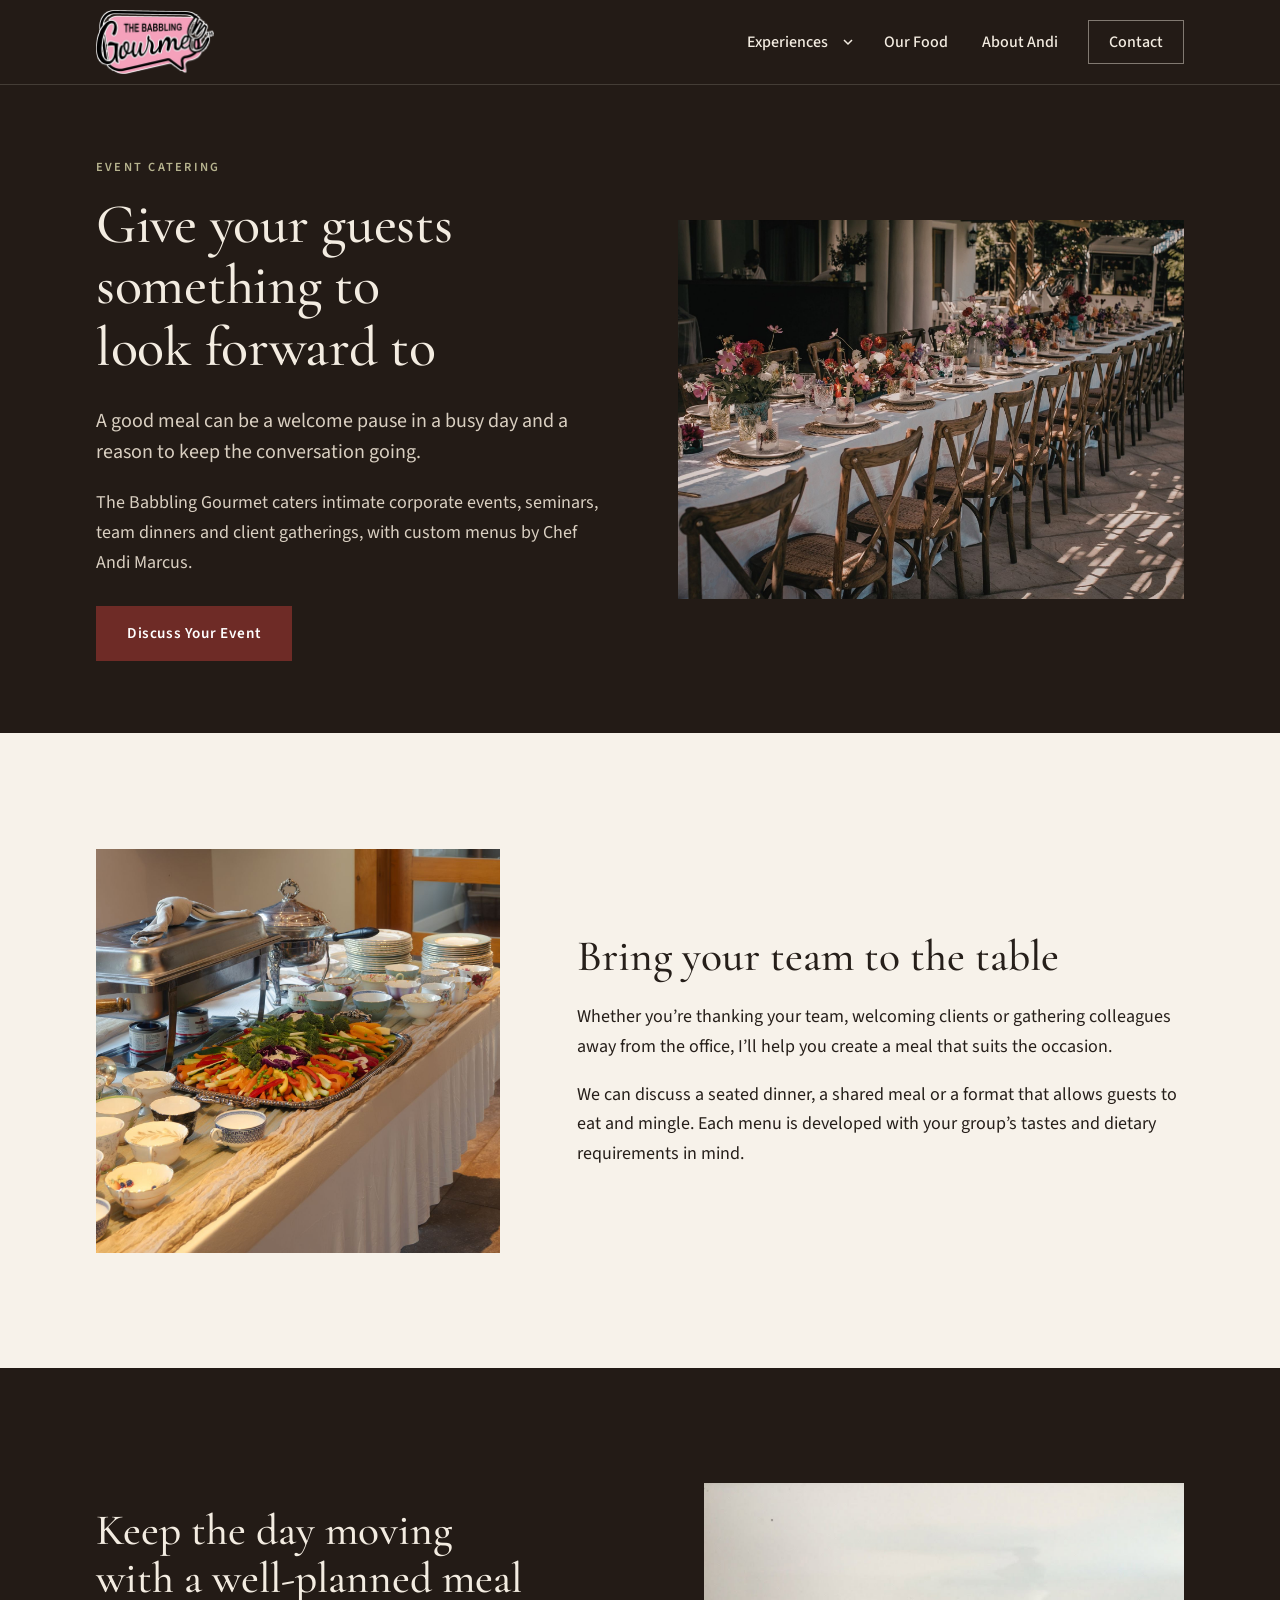
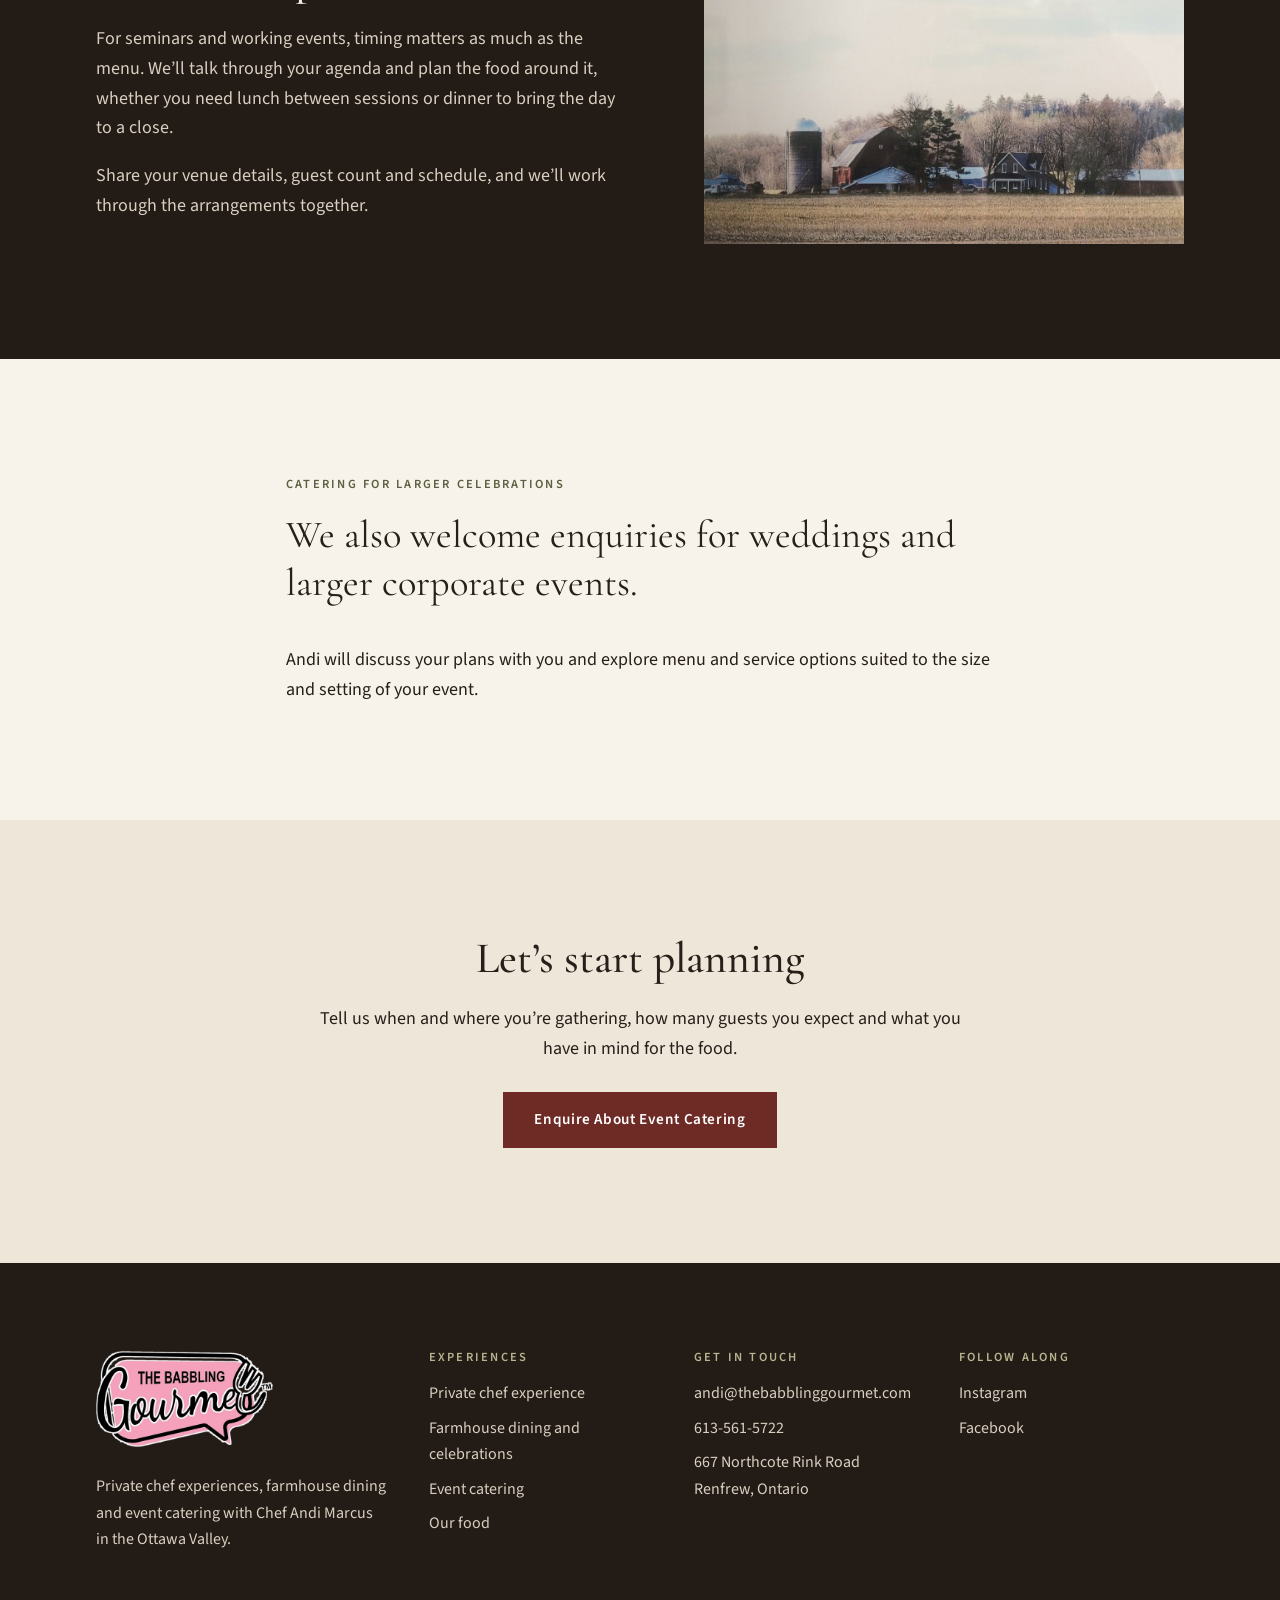
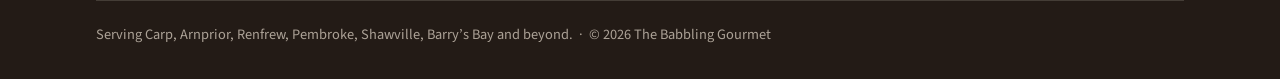
<file: event-catering.html>
<!doctype html>
<html lang="en-CA">
<head>
  <meta charset="utf-8">
  <meta name="viewport" content="width=device-width, initial-scale=1">
  <title>Event Catering in the Ottawa Valley | The Babbling Gourmet</title>
  <meta name="description" content="Custom catering by Chef Andi Marcus for intimate corporate events, seminars, team dinners, client gatherings and larger celebrations in the Ottawa Valley.">
  <meta name="theme-color" content="#231b16">
  <link rel="preconnect" href="https://fonts.googleapis.com">
  <link rel="preconnect" href="https://fonts.gstatic.com" crossorigin>
  <link href="https://fonts.googleapis.com/css2?family=Cormorant+Garamond:ital,wght@0,500;0,600;1,500&family=Source+Sans+3:wght@400;500;600&display=swap" rel="stylesheet">
  <link rel="stylesheet" href="assets/css/style.css">
  <link rel="icon" href="assets/img/favicon.svg" type="image/svg+xml">
</head>
<body>
  <a class="skip-link" href="#main">Skip to content</a>

  <header class="site-header">
    <div class="wrap">
      <a class="brand" href="index.html"><img class="brand__logo" src="assets/img/logo.png" alt="The Babbling Gourmet, home" width="480" height="260"></a>
      <button class="nav-toggle" aria-expanded="false" aria-controls="site-nav"><span class="nav-toggle__bars" aria-hidden="true"></span><span>Menu</span></button>
      <nav class="nav" id="site-nav" aria-label="Main">
        <ul class="nav__list">
          <li class="has-sub">
            <a class="nav__link" href="experiences.html">Experiences</a>
            <button class="sub-toggle" aria-expanded="false" aria-controls="sub-experiences"><span class="visually-hidden">Show experiences</span><svg viewBox="0 0 12 12" aria-hidden="true" fill="none" stroke="currentColor" stroke-width="1.5"><path d="M2 4l4 4 4-4"/></svg></button>
            <ul class="subnav" id="sub-experiences">
              <li><a href="private-chef.html">Private Chef</a></li>
              <li><a href="farmhouse-dining.html">Farmhouse Dining</a></li>
              <li><a href="event-catering.html" aria-current="page">Event Catering</a></li>
            </ul>
          </li>
          <li><a class="nav__link" href="our-food.html">Our Food</a></li>
          <li><a class="nav__link" href="about.html">About Andi</a></li>
          <li><a class="nav__link nav__link--cta" href="contact.html">Contact</a></li>
        </ul>
      </nav>
    </div>
  </header>

  <main id="main">
    <section class="page-hero dark">
      <div class="wrap">
        <div>
          <span class="label">Event catering</span>
          <h1>Give your guests something to look forward to</h1>
          <p class="lead">A good meal can be a welcome pause in a busy day and a reason to keep the conversation going.</p>
          <p>The Babbling Gourmet caters intimate corporate events, seminars, team dinners and client gatherings, with custom menus by Chef Andi Marcus.</p>
          <div class="actions"><a class="btn" href="contact.html?experience=event-catering#enquire">Discuss Your Event</a></div>
        </div>
        <figure class="img img--4x3"><img src="assets/img/experience-event-catering.jpg" alt="A long table set for a team dinner" fetchpriority="high" decoding="async"></figure>
      </div>
    </section>
    <section class="section">
      <div class="wrap">
        <div class="split reveal split--narrow-img">
          <figure class="img img--1x1"><img src="assets/img/event-catering-lunch.jpg" alt="A buffet table set by Andi: a silver platter of fresh-cut vegetables with dip, chafing dishes, stacks of china plates and rows of vintage teacups" loading="lazy" decoding="async"></figure>
          <div class="split__body">
            <h2>Bring your team to the table</h2>
            <p>Whether you’re thanking your team, welcoming clients or gathering colleagues away from the office, I’ll help you create a meal that suits the occasion.</p>
            <p>We can discuss a seated dinner, a shared meal or a format that allows guests to eat and mingle. Each menu is developed with your group’s tastes and dietary requirements in mind.</p>
            
          </div>
        </div>
      </div>
    </section>
    <section class="section dark">
      <div class="wrap">
        <div class="split reveal split--reverse">
          <figure class="img img--4x3 img--bottom"><img src="assets/img/gallery-setting.jpg" alt="The farm, barn and silo across the fields" loading="lazy" decoding="async"></figure>
          <div class="split__body">
            <h2>Keep the day moving with a well-planned meal</h2>
            <p>For seminars and working events, timing matters as much as the menu. We’ll talk through your agenda and plan the food around it, whether you need lunch between sessions or dinner to bring the day to a close.</p>
            <p>Share your venue details, guest count and schedule, and we’ll work through the arrangements together.</p>
            
          </div>
        </div>
      </div>
    </section>
    <section class="section">
      <div class="wrap wrap--narrow reveal">
        <span class="label">Catering for larger celebrations</span>
        <p class="statement">We also welcome enquiries for weddings and larger corporate events.</p>
        <p>Andi will discuss your plans with you and explore menu and service options suited to the size and setting of your event.</p>
      </div>
    </section>
    <section class="section cta tint">
      <div class="wrap reveal">
        <h2>Let’s start planning</h2>
        <p>Tell us when and where you’re gathering, how many guests you expect and what you have in mind for the food.</p>
        <div class="actions"><a class="btn" href="contact.html?experience=event-catering#enquire">Enquire About Event Catering</a></div>
      </div>
    </section>

  </main>

  <footer class="site-footer">
    <div class="wrap">
      <div class="footer-grid">
        <div>
          <a class="brand" href="index.html"><img class="brand__logo brand__logo--footer" src="assets/img/logo.png" alt="The Babbling Gourmet, home" width="480" height="260" loading="lazy"></a>
          <p class="footer-intro">Private chef experiences, farmhouse dining and event catering with Chef Andi Marcus in the Ottawa Valley.</p>
        </div>
        <div>
          <h2>Experiences</h2>
          <ul>
            <li><a href="private-chef.html">Private chef experience</a></li>
            <li><a href="farmhouse-dining.html">Farmhouse dining and celebrations</a></li>
            <li><a href="event-catering.html">Event catering</a></li>
            <li><a href="our-food.html">Our food</a></li>
          </ul>
        </div>
        <div>
          <h2>Get in touch</h2>
          <ul>
            <li><a href="mailto:andi@thebabblinggourmet.com">andi@thebabblinggourmet.com</a></li>
            <li><a href="tel:+16135615722">613-561-5722</a></li>
            <li>667 Northcote Rink Road<br>Renfrew, Ontario</li>
          </ul>
        </div>
        <div>
          <h2>Follow along</h2>
          <ul>
            <li><a href="https://www.instagram.com/thebabblinggourmet/" rel="noopener">Instagram</a></li>
            <li><a href="https://www.facebook.com/thebabblinggourmet/" rel="noopener">Facebook</a></li>
          </ul>
        </div>
      </div>
      <p class="footer-bottom">Serving Carp, Arnprior, Renfrew, Pembroke, Shawville, Barry’s Bay and beyond. &nbsp;&middot;&nbsp; &copy; <span data-year>2026</span> The Babbling Gourmet</p>
    </div>
  </footer>

  <script src="assets/js/main.js"></script>
</body>
</html>
</file>
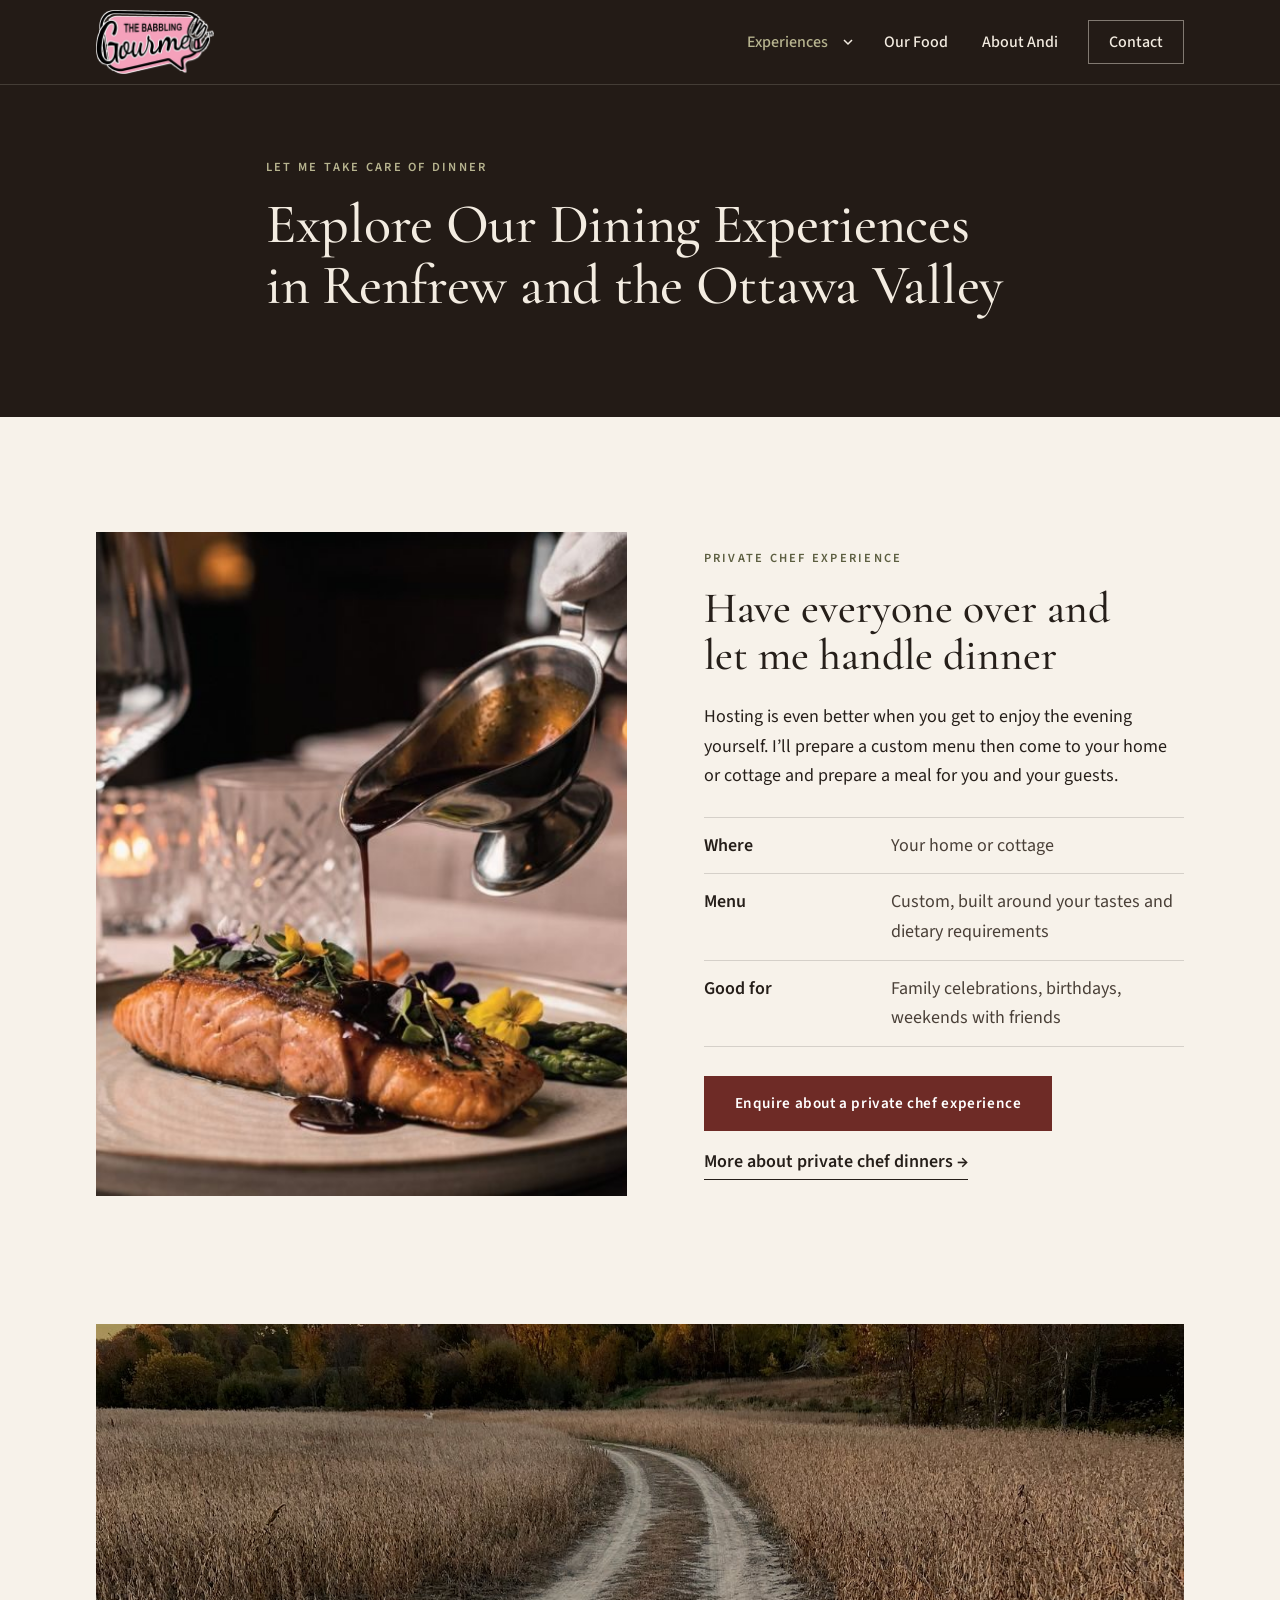
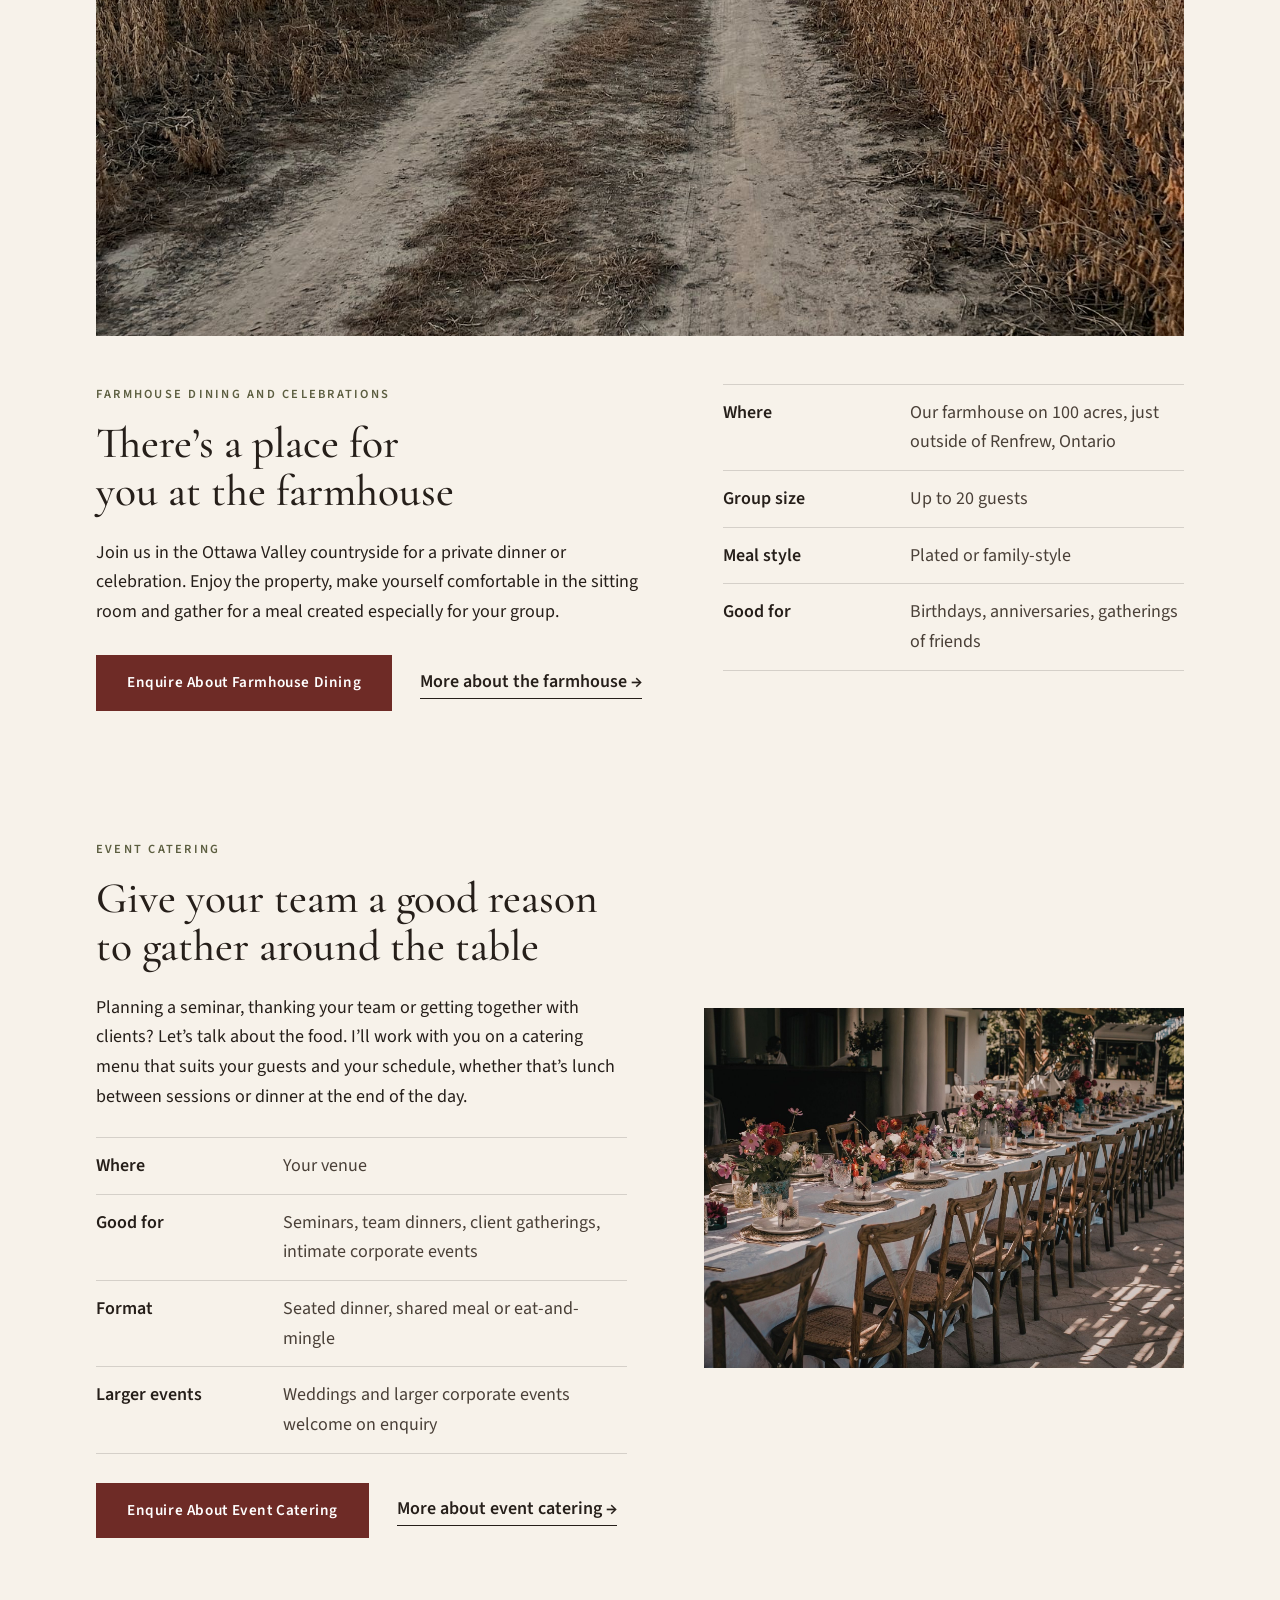
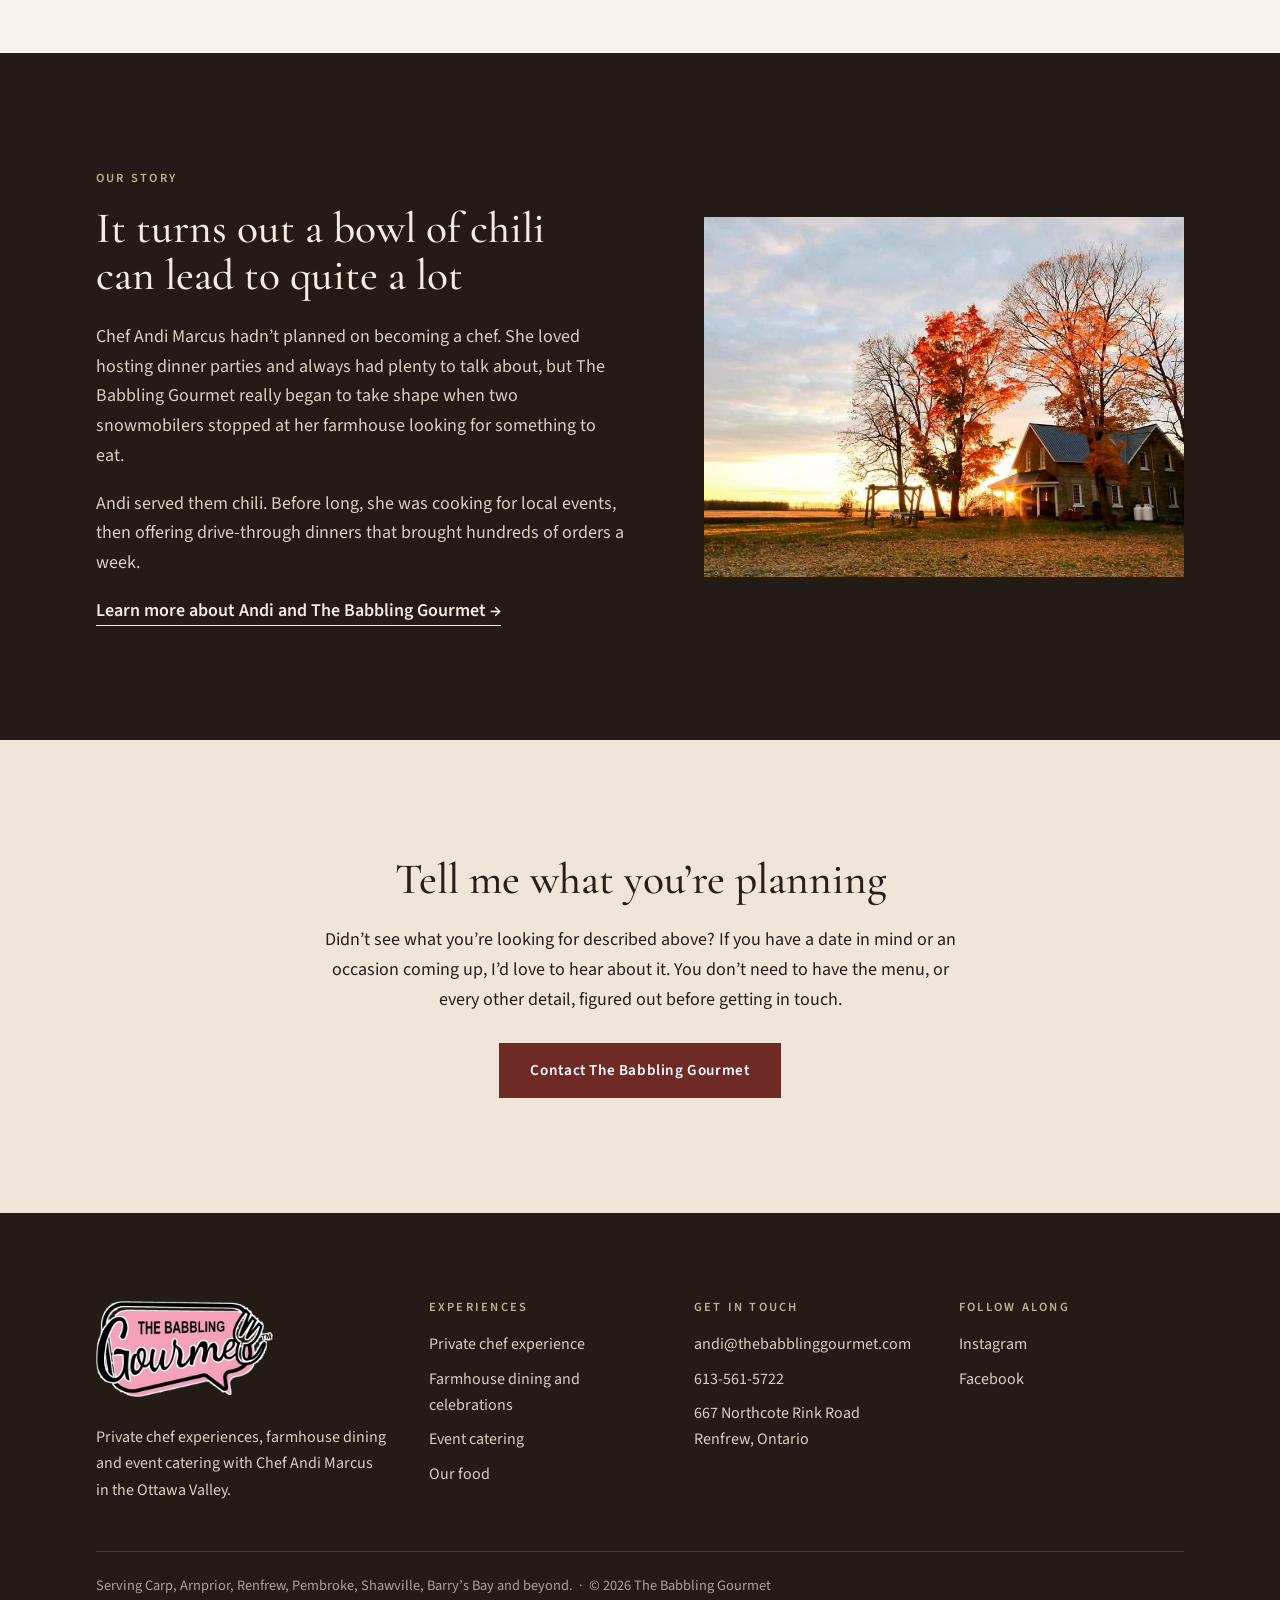
<file: experiences.html>
<!doctype html>
<html lang="en-CA">
<head>
  <meta charset="utf-8">
  <meta name="viewport" content="width=device-width, initial-scale=1">
  <title>Explore Our Dining Experiences | The Babbling Gourmet</title>
  <meta name="description" content="Private chef dinners at your home or cottage, farmhouse dining near Renfrew for up to 20 guests, and event catering across the Ottawa Valley.">
  <meta name="theme-color" content="#231b16">
  <link rel="preconnect" href="https://fonts.googleapis.com">
  <link rel="preconnect" href="https://fonts.gstatic.com" crossorigin>
  <link href="https://fonts.googleapis.com/css2?family=Cormorant+Garamond:ital,wght@0,500;0,600;1,500&family=Source+Sans+3:wght@400;500;600&display=swap" rel="stylesheet">
  <link rel="stylesheet" href="assets/css/style.css">
  <link rel="icon" href="assets/img/favicon.svg" type="image/svg+xml">
</head>
<body>
  <a class="skip-link" href="#main">Skip to content</a>

  <header class="site-header">
    <div class="wrap">
      <a class="brand" href="index.html"><img class="brand__logo" src="assets/img/logo.png" alt="The Babbling Gourmet, home" width="480" height="260"></a>
      <button class="nav-toggle" aria-expanded="false" aria-controls="site-nav"><span class="nav-toggle__bars" aria-hidden="true"></span><span>Menu</span></button>
      <nav class="nav" id="site-nav" aria-label="Main">
        <ul class="nav__list">
          <li class="has-sub">
            <a class="nav__link" href="experiences.html" aria-current="page">Experiences</a>
            <button class="sub-toggle" aria-expanded="false" aria-controls="sub-experiences"><span class="visually-hidden">Show experiences</span><svg viewBox="0 0 12 12" aria-hidden="true" fill="none" stroke="currentColor" stroke-width="1.5"><path d="M2 4l4 4 4-4"/></svg></button>
            <ul class="subnav" id="sub-experiences">
              <li><a href="private-chef.html">Private Chef</a></li>
              <li><a href="farmhouse-dining.html">Farmhouse Dining</a></li>
              <li><a href="event-catering.html">Event Catering</a></li>
            </ul>
          </li>
          <li><a class="nav__link" href="our-food.html">Our Food</a></li>
          <li><a class="nav__link" href="about.html">About Andi</a></li>
          <li><a class="nav__link nav__link--cta" href="contact.html">Contact</a></li>
        </ul>
      </nav>
    </div>
  </header>

  <main id="main">
    <section class="page-hero dark page-hero--text">
      <div class="wrap">
        <div>
          <span class="label">Let me take care of dinner</span>
          <h1>Explore Our Dining Experiences in Renfrew and the Ottawa Valley</h1>


          
        </div>
      </div>
    </section>
    <section class="section">
      <div class="wrap">
        <article class="service split reveal" id="private-chef">
          <figure class="img img--4x5"><img src="assets/img/experience-private-chef.jpg" alt="Chef Andi Marcus preparing dinner in a client’s kitchen" loading="lazy" decoding="async"></figure>
          <div class="split__body">
            <span class="label">Private chef experience</span>
            <h2>Have everyone over and let me handle dinner</h2>
            <p>Hosting is even better when you get to enjoy the evening yourself. I’ll prepare a custom menu then come to your home or cottage and prepare a meal for you and your guests.</p>
            <dl class="details"><div><dt>Where</dt><dd>Your home or cottage</dd></div><div><dt>Menu</dt><dd>Custom, built around your tastes and dietary requirements</dd></div><div><dt>Good for</dt><dd>Family celebrations, birthdays, weekends with friends</dd></div></dl>
            <div class="actions"><a class="btn" href="contact.html?experience=private-chef#enquire">Enquire about a private chef experience</a><a class="link" href="private-chef.html">More about private chef dinners</a></div>
          </div>
        </article>

        <article class="service service--wide reveal" id="farmhouse">
          <figure class="img img--16x9"><img src="assets/img/experience-farmhouse.jpg" alt="The Babbling Gourmet farmhouse near Renfrew" loading="lazy" decoding="async"></figure>
          <div class="service__grid">
            <div>
              <span class="label">Farmhouse dining and celebrations</span>
              <h2>There’s a place for you at the farmhouse</h2>
              <p>Join us in the Ottawa Valley countryside for a private dinner or celebration. Enjoy the property, make yourself comfortable in the sitting room and gather for a meal created especially for your group.</p>
              <div class="actions"><a class="btn" href="contact.html?experience=farmhouse#enquire">Enquire About Farmhouse Dining</a><a class="link" href="farmhouse-dining.html">More about the farmhouse</a></div>
            </div>
            <dl class="details"><div><dt>Where</dt><dd>Our farmhouse on 100 acres, just outside of Renfrew, Ontario</dd></div><div><dt>Group size</dt><dd>Up to 20 guests</dd></div><div><dt>Meal style</dt><dd>Plated or family-style</dd></div><div><dt>Good for</dt><dd>Birthdays, anniversaries, gatherings of friends</dd></div></dl>
          </div>
        </article>

        <article class="service split split--reverse reveal" id="event-catering">
          <figure class="img img--4x3"><img src="assets/img/experience-event-catering.jpg" alt="A long table set for a team dinner" loading="lazy" decoding="async"></figure>
          <div class="split__body">
            <span class="label">Event catering</span>
            <h2>Give your team a good reason to gather around the table</h2>
            <p>Planning a seminar, thanking your team or getting together with clients? Let’s talk about the food. I’ll work with you on a catering menu that suits your guests and your schedule, whether that’s lunch between sessions or dinner at the end of the day.</p>
            <dl class="details"><div><dt>Where</dt><dd>Your venue</dd></div><div><dt>Good for</dt><dd>Seminars, team dinners, client gatherings, intimate corporate events</dd></div><div><dt>Format</dt><dd>Seated dinner, shared meal or eat-and-mingle</dd></div><div><dt>Larger events</dt><dd>Weddings and larger corporate events welcome on enquiry</dd></div></dl>
            <div class="actions"><a class="btn" href="contact.html?experience=event-catering#enquire">Enquire About Event Catering</a><a class="link" href="event-catering.html">More about event catering</a></div>
          </div>
        </article>
      </div>
    </section>
    <section class="section dark">
      <div class="wrap">
        <div class="split reveal split--reverse">
          <figure class="img img--4x3"><img src="assets/img/about-farmhouse-winter.jpg" alt="The farmhouse at sunset in autumn" loading="lazy" decoding="async"></figure>
          <div class="split__body">
          <span class="label">Our story</span>
            <h2>It turns out a bowl of chili can lead to quite a lot</h2>
            <p>Chef Andi Marcus hadn’t planned on becoming a chef. She loved hosting dinner parties and always had plenty to talk about, but The Babbling Gourmet really began to take shape when two snowmobilers stopped at her farmhouse looking for something to eat.</p>
            <p>Andi served them chili. Before long, she was cooking for local events, then offering drive-through dinners that brought hundreds of orders a week.</p>
            <a class="link" href="about.html">Learn more about Andi and The Babbling Gourmet</a>
          </div>
        </div>
      </div>
    </section>
    <section class="section cta tint">
      <div class="wrap reveal">
        <h2>Tell me what you’re planning</h2>
        <p>Didn’t see what you’re looking for described above? If you have a date in mind or an occasion coming up, I’d love to hear about it. You don’t need to have the menu, or every other detail, figured out before getting in touch.</p>
        <div class="actions"><a class="btn" href="contact.html#enquire">Contact The Babbling Gourmet</a></div>
      </div>
    </section>

  </main>

  <footer class="site-footer">
    <div class="wrap">
      <div class="footer-grid">
        <div>
          <a class="brand" href="index.html"><img class="brand__logo brand__logo--footer" src="assets/img/logo.png" alt="The Babbling Gourmet, home" width="480" height="260" loading="lazy"></a>
          <p class="footer-intro">Private chef experiences, farmhouse dining and event catering with Chef Andi Marcus in the Ottawa Valley.</p>
        </div>
        <div>
          <h2>Experiences</h2>
          <ul>
            <li><a href="private-chef.html">Private chef experience</a></li>
            <li><a href="farmhouse-dining.html">Farmhouse dining and celebrations</a></li>
            <li><a href="event-catering.html">Event catering</a></li>
            <li><a href="our-food.html">Our food</a></li>
          </ul>
        </div>
        <div>
          <h2>Get in touch</h2>
          <ul>
            <li><a href="mailto:andi@thebabblinggourmet.com">andi@thebabblinggourmet.com</a></li>
            <li><a href="tel:+16135615722">613-561-5722</a></li>
            <li>667 Northcote Rink Road<br>Renfrew, Ontario</li>
          </ul>
        </div>
        <div>
          <h2>Follow along</h2>
          <ul>
            <li><a href="https://www.instagram.com/thebabblinggourmet/" rel="noopener">Instagram</a></li>
            <li><a href="https://www.facebook.com/thebabblinggourmet/" rel="noopener">Facebook</a></li>
          </ul>
        </div>
      </div>
      <p class="footer-bottom">Serving Carp, Arnprior, Renfrew, Pembroke, Shawville, Barry’s Bay and beyond. &nbsp;&middot;&nbsp; &copy; <span data-year>2026</span> The Babbling Gourmet</p>
    </div>
  </footer>

  <script src="assets/js/main.js"></script>
</body>
</html>
</file>
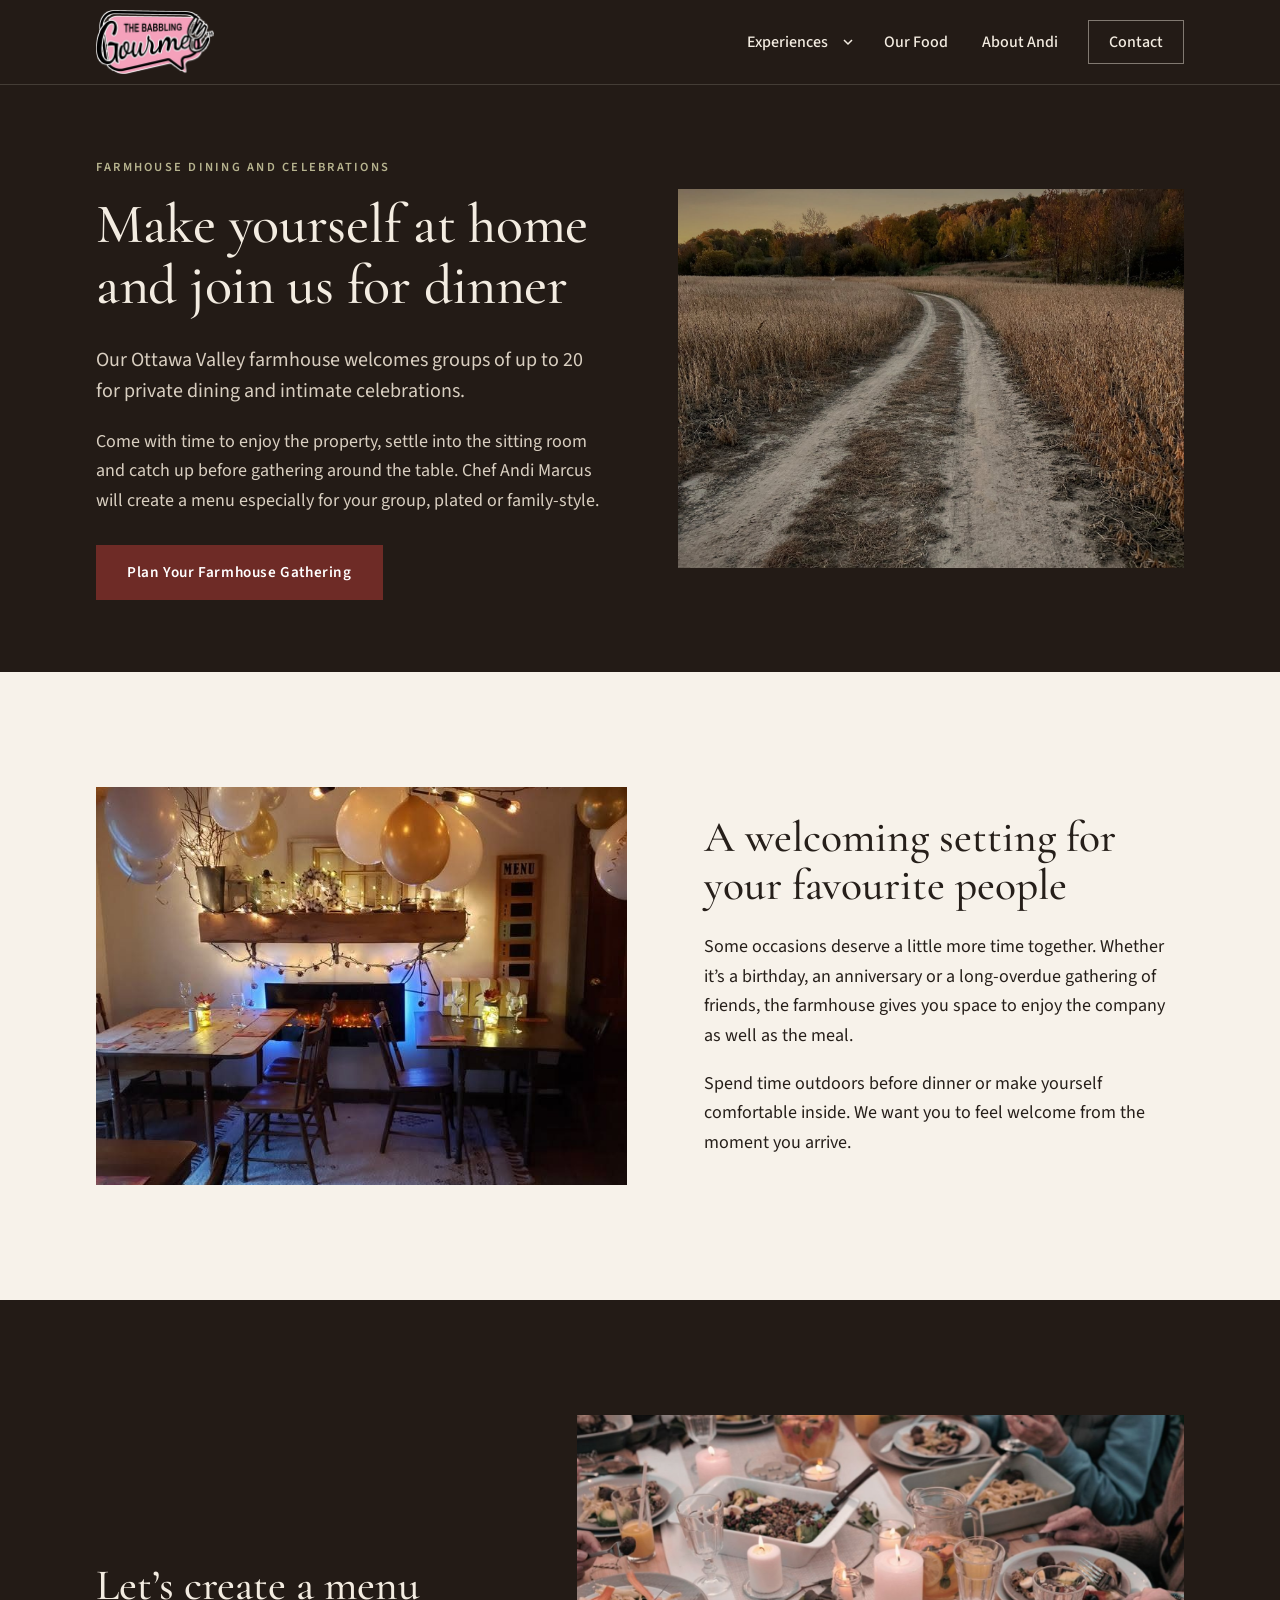
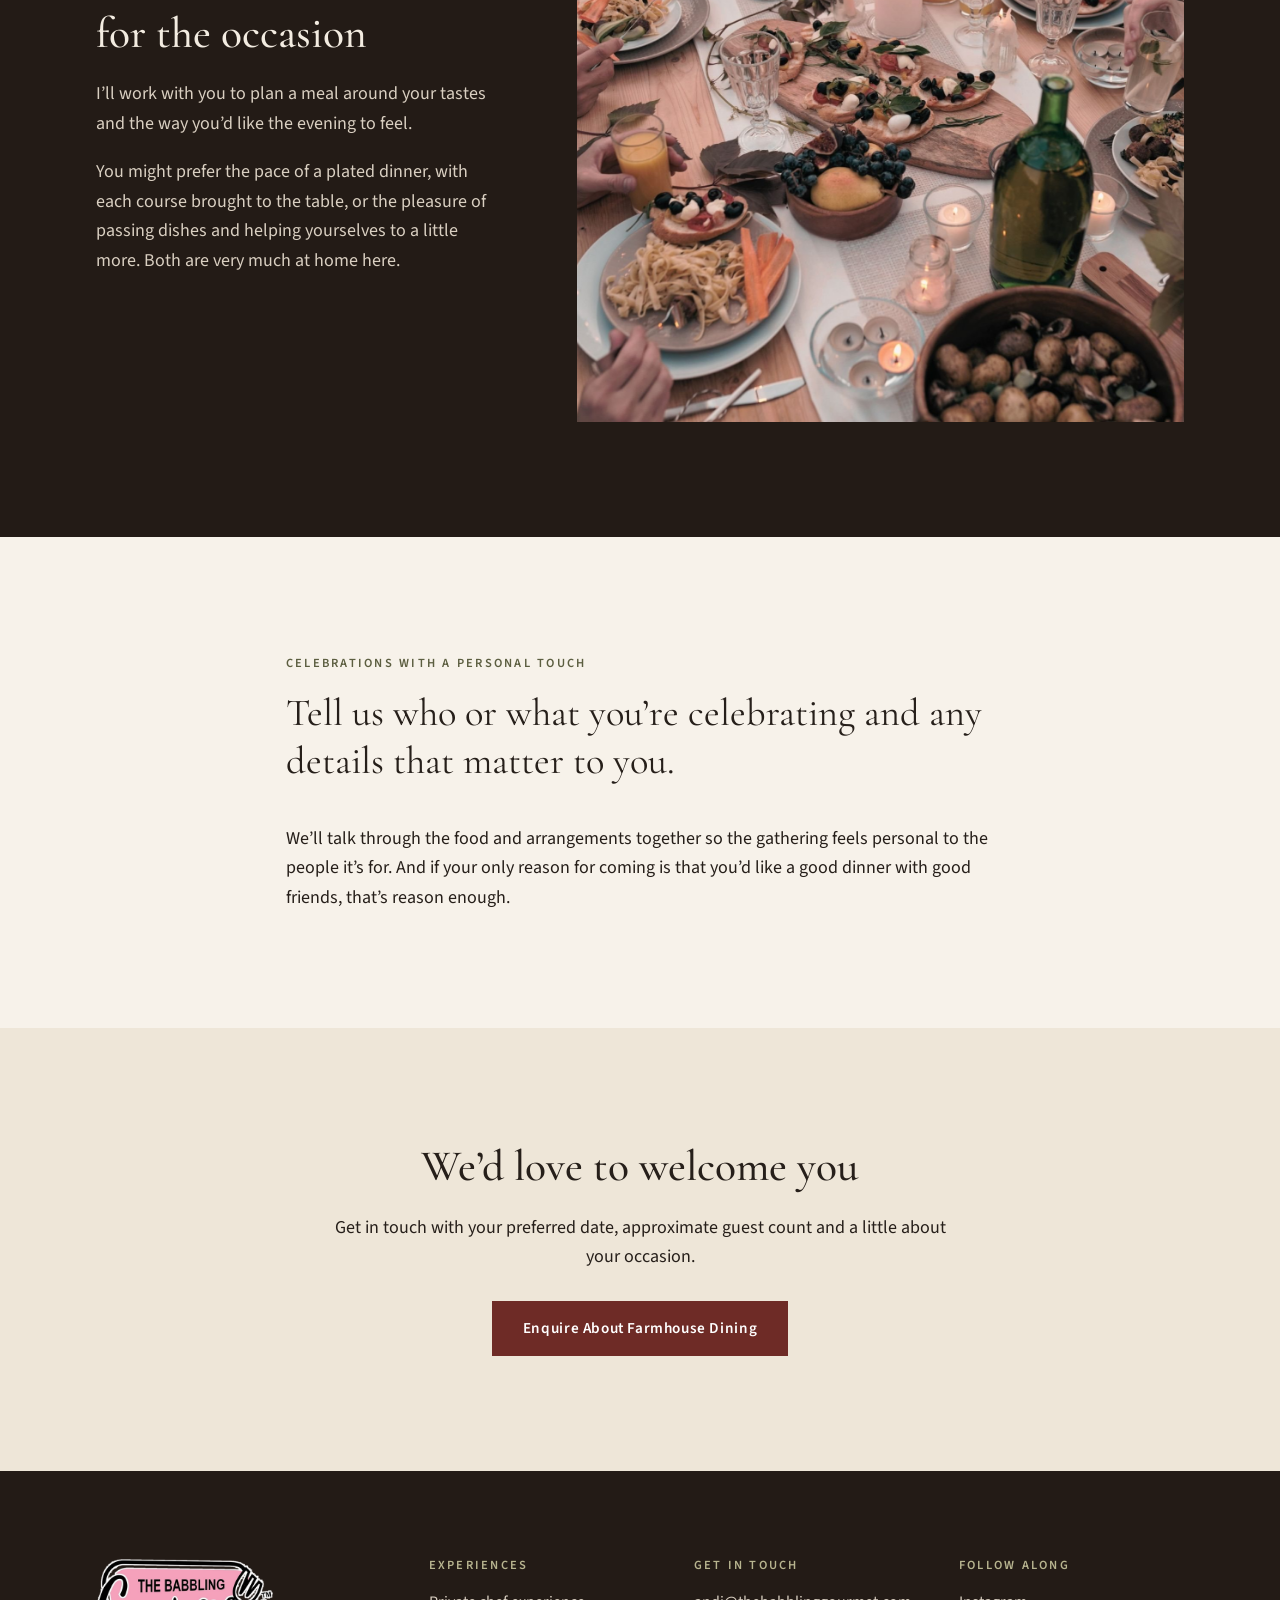
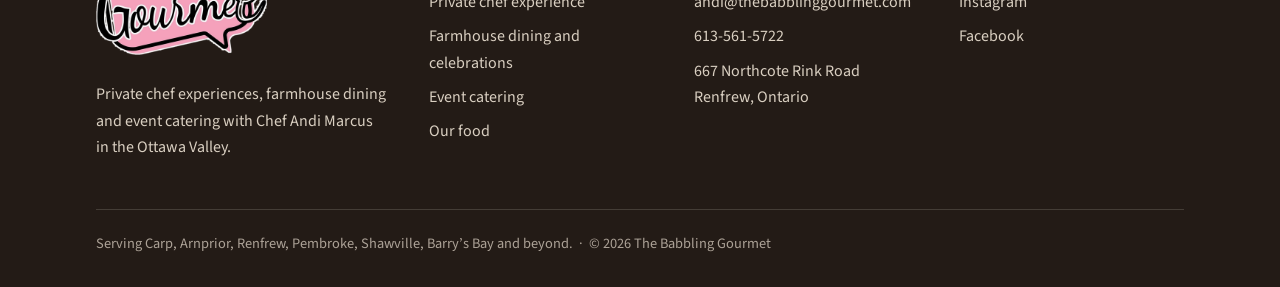
<file: farmhouse-dining.html>
<!doctype html>
<html lang="en-CA">
<head>
  <meta charset="utf-8">
  <meta name="viewport" content="width=device-width, initial-scale=1">
  <title>Farmhouse Dining and Celebrations near Renfrew | The Babbling Gourmet</title>
  <meta name="description" content="Private dining and intimate celebrations for groups of up to 20 at our Ottawa Valley farmhouse near Renfrew, Ontario.">
  <meta name="theme-color" content="#231b16">
  <link rel="preconnect" href="https://fonts.googleapis.com">
  <link rel="preconnect" href="https://fonts.gstatic.com" crossorigin>
  <link href="https://fonts.googleapis.com/css2?family=Cormorant+Garamond:ital,wght@0,500;0,600;1,500&family=Source+Sans+3:wght@400;500;600&display=swap" rel="stylesheet">
  <link rel="stylesheet" href="assets/css/style.css">
  <link rel="icon" href="assets/img/favicon.svg" type="image/svg+xml">
</head>
<body>
  <a class="skip-link" href="#main">Skip to content</a>

  <header class="site-header">
    <div class="wrap">
      <a class="brand" href="index.html"><img class="brand__logo" src="assets/img/logo.png" alt="The Babbling Gourmet, home" width="480" height="260"></a>
      <button class="nav-toggle" aria-expanded="false" aria-controls="site-nav"><span class="nav-toggle__bars" aria-hidden="true"></span><span>Menu</span></button>
      <nav class="nav" id="site-nav" aria-label="Main">
        <ul class="nav__list">
          <li class="has-sub">
            <a class="nav__link" href="experiences.html">Experiences</a>
            <button class="sub-toggle" aria-expanded="false" aria-controls="sub-experiences"><span class="visually-hidden">Show experiences</span><svg viewBox="0 0 12 12" aria-hidden="true" fill="none" stroke="currentColor" stroke-width="1.5"><path d="M2 4l4 4 4-4"/></svg></button>
            <ul class="subnav" id="sub-experiences">
              <li><a href="private-chef.html">Private Chef</a></li>
              <li><a href="farmhouse-dining.html" aria-current="page">Farmhouse Dining</a></li>
              <li><a href="event-catering.html">Event Catering</a></li>
            </ul>
          </li>
          <li><a class="nav__link" href="our-food.html">Our Food</a></li>
          <li><a class="nav__link" href="about.html">About Andi</a></li>
          <li><a class="nav__link nav__link--cta" href="contact.html">Contact</a></li>
        </ul>
      </nav>
    </div>
  </header>

  <main id="main">
    <section class="page-hero dark">
      <div class="wrap">
        <div>
          <span class="label">Farmhouse dining and celebrations</span>
          <h1>Make yourself at home and join us for dinner</h1>
          <p class="lead">Our Ottawa Valley farmhouse welcomes groups of up to 20 for private dining and intimate celebrations.</p>
          <p>Come with time to enjoy the property, settle into the sitting room and catch up before gathering around the table. Chef Andi Marcus will create a menu especially for your group, plated or family-style.</p>
          <div class="actions"><a class="btn" href="contact.html?experience=farmhouse#enquire">Plan Your Farmhouse Gathering</a></div>
        </div>
        <figure class="img img--4x3"><img src="assets/img/experience-farmhouse.jpg" alt="The Babbling Gourmet farmhouse near Renfrew" fetchpriority="high" decoding="async"></figure>
      </div>
    </section>
    <section class="section">
      <div class="wrap">
        <div class="split reveal">
          <figure class="img img--4x3"><img src="assets/img/farmhouse-sitting-room.jpg" alt="The farmhouse dining room decorated for a celebration" loading="lazy" decoding="async"></figure>
          <div class="split__body">
            <h2>A welcoming setting for your favourite people</h2>
            <p>Some occasions deserve a little more time together. Whether it’s a birthday, an anniversary or a long-overdue gathering of friends, the farmhouse gives you space to enjoy the company as well as the meal.</p>
            <p>Spend time outdoors before dinner or make yourself comfortable inside. We want you to feel welcome from the moment you arrive.</p>
            
          </div>
        </div>
      </div>
    </section>
    <section class="section dark">
      <div class="wrap">
        <div class="split reveal split--reverse split--narrow-img">
          <figure class="img img--1x1"><img src="assets/img/gallery-family-style.jpg" alt="Guests sharing family-style dishes around a candlelit table" loading="lazy" decoding="async"></figure>
          <div class="split__body">
            <h2>Let’s create a menu for the occasion</h2>
            <p>I’ll work with you to plan a meal around your tastes and the way you’d like the evening to feel.</p>
            <p>You might prefer the pace of a plated dinner, with each course brought to the table, or the pleasure of passing dishes and helping yourselves to a little more. Both are very much at home here.</p>
            
          </div>
        </div>
      </div>
    </section>
    <section class="section">
      <div class="wrap wrap--narrow reveal">
        <span class="label">Celebrations with a personal touch</span>
        <p class="statement">Tell us who or what you’re celebrating and any details that matter to you.</p>
        <p>We’ll talk through the food and arrangements together so the gathering feels personal to the people it’s for. And if your only reason for coming is that you’d like a good dinner with good friends, that’s reason enough.</p>
      </div>
    </section>
    <section class="section cta tint">
      <div class="wrap reveal">
        <h2>We’d love to welcome you</h2>
        <p>Get in touch with your preferred date, approximate guest count and a little about your occasion.</p>
        <div class="actions"><a class="btn" href="contact.html?experience=farmhouse#enquire">Enquire About Farmhouse Dining</a></div>
      </div>
    </section>

  </main>

  <footer class="site-footer">
    <div class="wrap">
      <div class="footer-grid">
        <div>
          <a class="brand" href="index.html"><img class="brand__logo brand__logo--footer" src="assets/img/logo.png" alt="The Babbling Gourmet, home" width="480" height="260" loading="lazy"></a>
          <p class="footer-intro">Private chef experiences, farmhouse dining and event catering with Chef Andi Marcus in the Ottawa Valley.</p>
        </div>
        <div>
          <h2>Experiences</h2>
          <ul>
            <li><a href="private-chef.html">Private chef experience</a></li>
            <li><a href="farmhouse-dining.html">Farmhouse dining and celebrations</a></li>
            <li><a href="event-catering.html">Event catering</a></li>
            <li><a href="our-food.html">Our food</a></li>
          </ul>
        </div>
        <div>
          <h2>Get in touch</h2>
          <ul>
            <li><a href="mailto:andi@thebabblinggourmet.com">andi@thebabblinggourmet.com</a></li>
            <li><a href="tel:+16135615722">613-561-5722</a></li>
            <li>667 Northcote Rink Road<br>Renfrew, Ontario</li>
          </ul>
        </div>
        <div>
          <h2>Follow along</h2>
          <ul>
            <li><a href="https://www.instagram.com/thebabblinggourmet/" rel="noopener">Instagram</a></li>
            <li><a href="https://www.facebook.com/thebabblinggourmet/" rel="noopener">Facebook</a></li>
          </ul>
        </div>
      </div>
      <p class="footer-bottom">Serving Carp, Arnprior, Renfrew, Pembroke, Shawville, Barry’s Bay and beyond. &nbsp;&middot;&nbsp; &copy; <span data-year>2026</span> The Babbling Gourmet</p>
    </div>
  </footer>

  <script src="assets/js/main.js"></script>
</body>
</html>
</file>
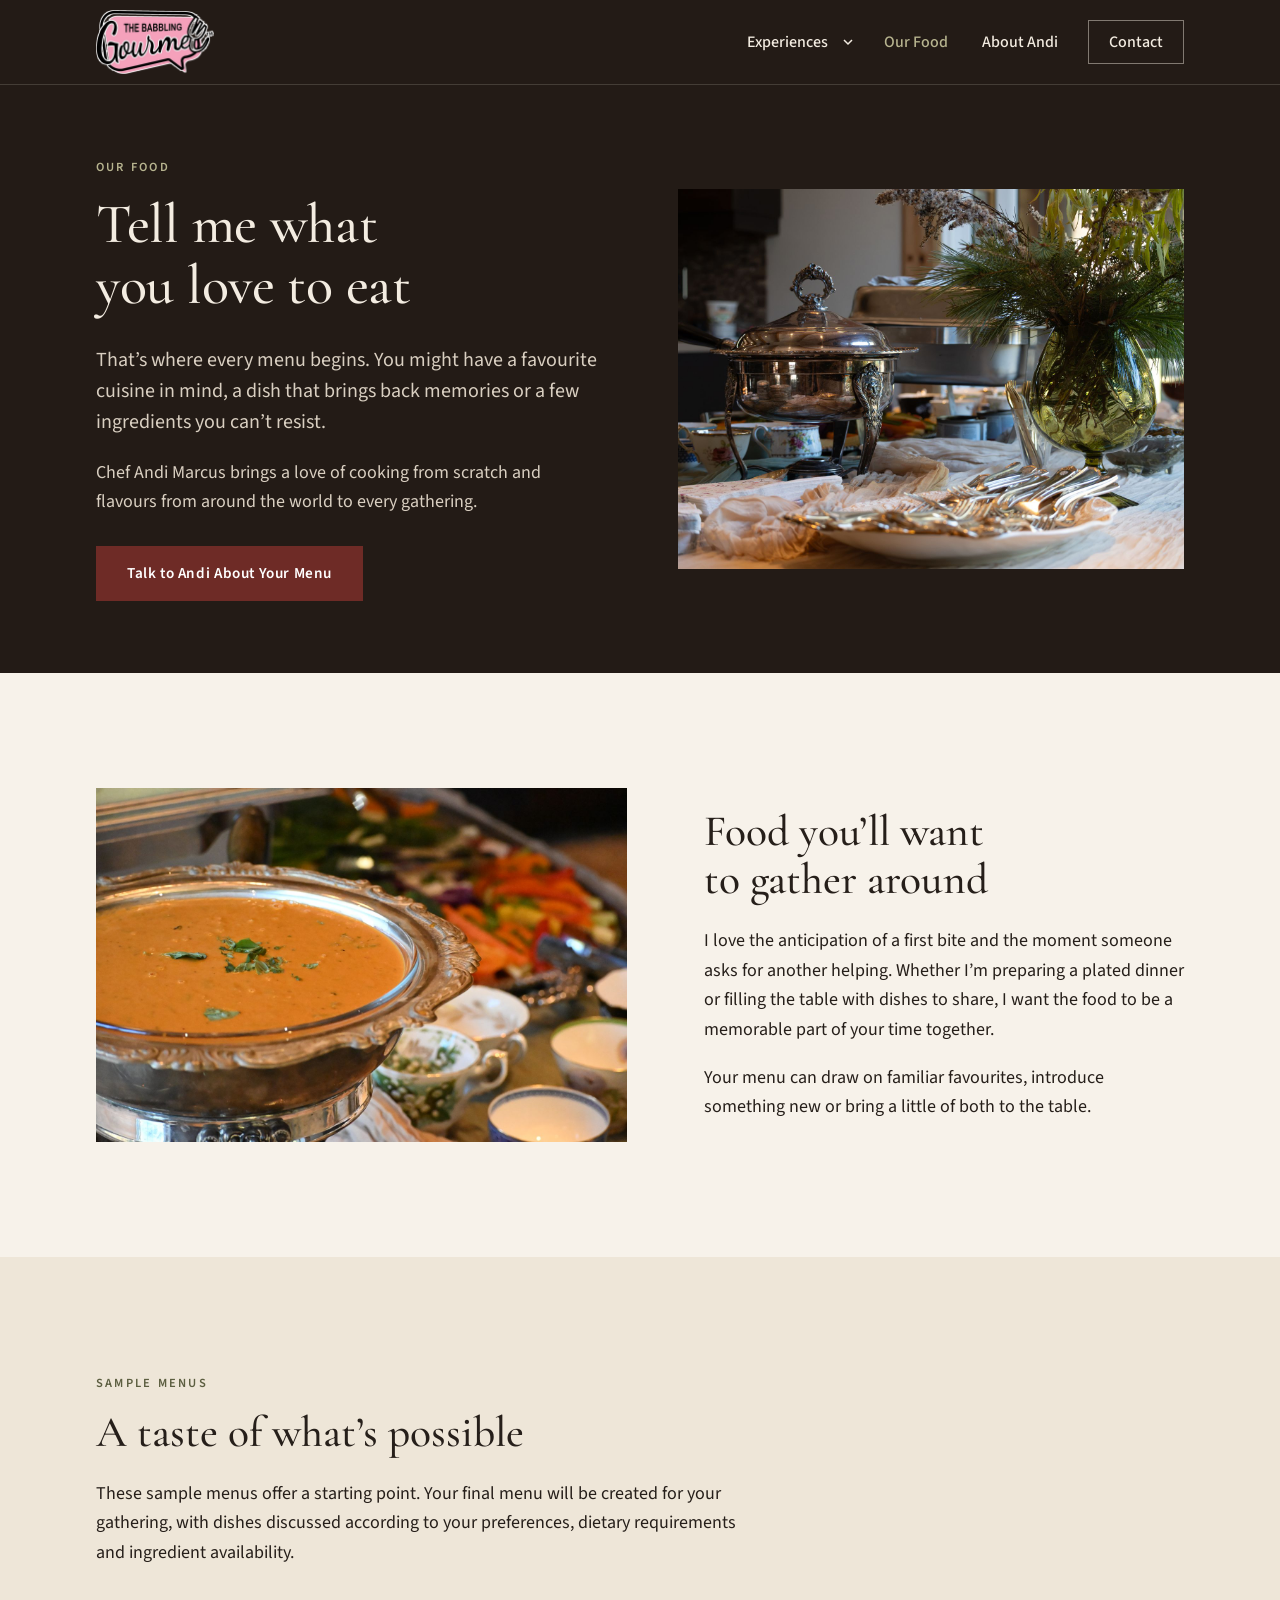
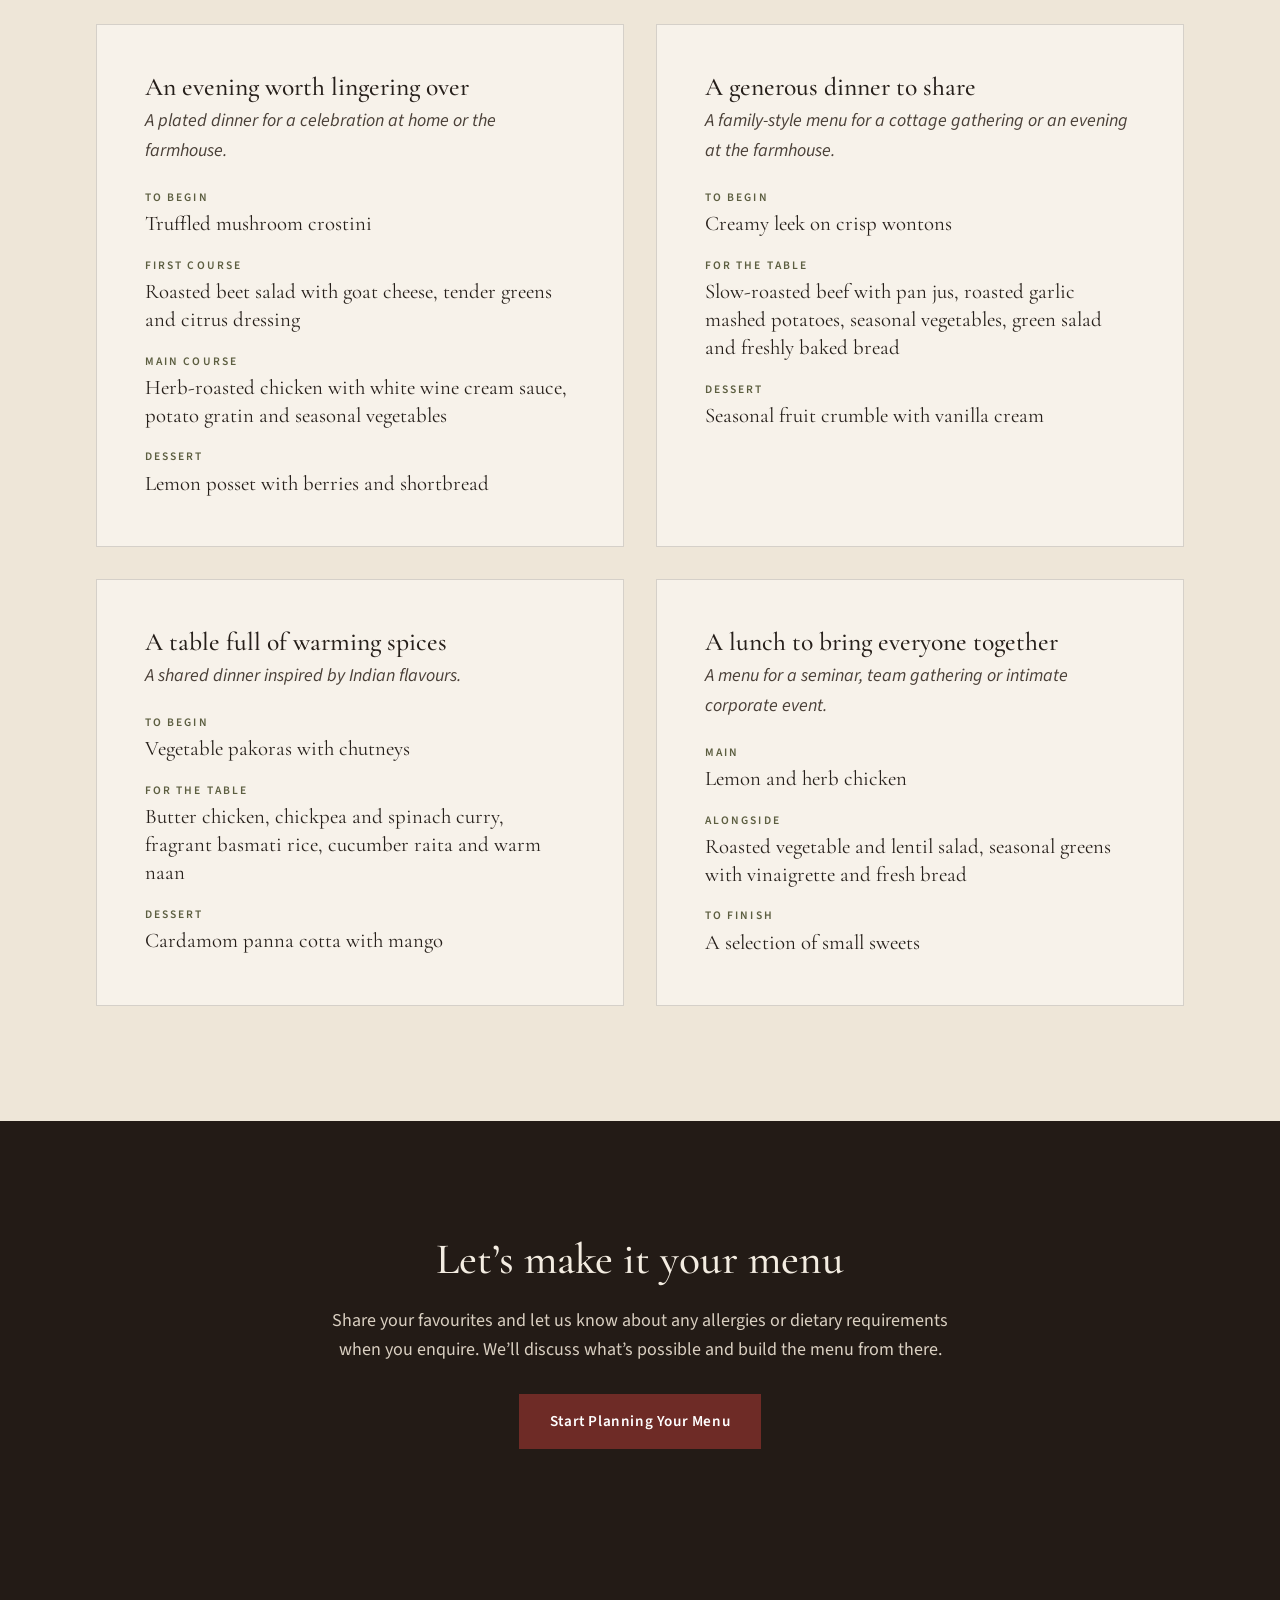
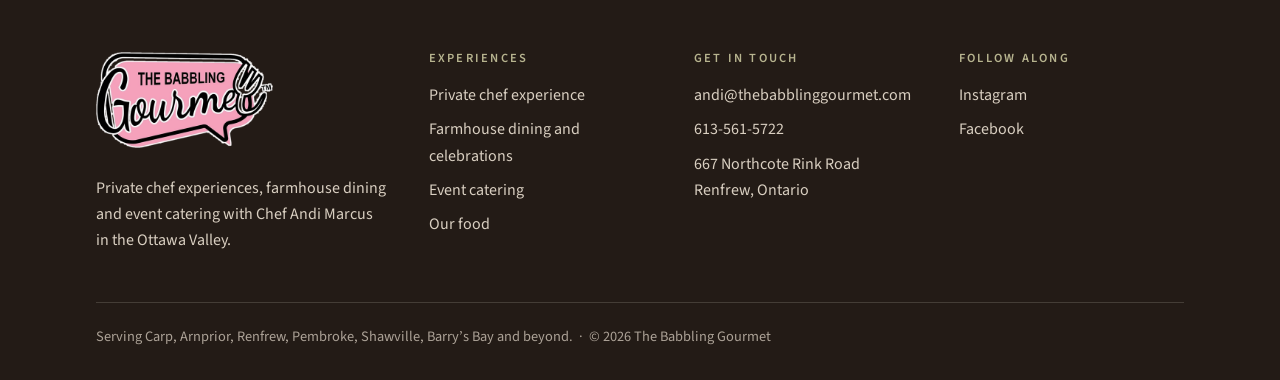
<file: our-food.html>
<!doctype html>
<html lang="en-CA">
<head>
  <meta charset="utf-8">
  <meta name="viewport" content="width=device-width, initial-scale=1">
  <title>Our Food and Sample Menus | The Babbling Gourmet</title>
  <meta name="description" content="Custom menus cooked from scratch by Chef Andi Marcus, with flavours from around the world. See sample plated, family-style and lunch menus.">
  <meta name="theme-color" content="#231b16">
  <link rel="preconnect" href="https://fonts.googleapis.com">
  <link rel="preconnect" href="https://fonts.gstatic.com" crossorigin>
  <link href="https://fonts.googleapis.com/css2?family=Cormorant+Garamond:ital,wght@0,500;0,600;1,500&family=Source+Sans+3:wght@400;500;600&display=swap" rel="stylesheet">
  <link rel="stylesheet" href="assets/css/style.css">
  <link rel="icon" href="assets/img/favicon.svg" type="image/svg+xml">
</head>
<body>
  <a class="skip-link" href="#main">Skip to content</a>

  <header class="site-header">
    <div class="wrap">
      <a class="brand" href="index.html"><img class="brand__logo" src="assets/img/logo.png" alt="The Babbling Gourmet, home" width="480" height="260"></a>
      <button class="nav-toggle" aria-expanded="false" aria-controls="site-nav"><span class="nav-toggle__bars" aria-hidden="true"></span><span>Menu</span></button>
      <nav class="nav" id="site-nav" aria-label="Main">
        <ul class="nav__list">
          <li class="has-sub">
            <a class="nav__link" href="experiences.html">Experiences</a>
            <button class="sub-toggle" aria-expanded="false" aria-controls="sub-experiences"><span class="visually-hidden">Show experiences</span><svg viewBox="0 0 12 12" aria-hidden="true" fill="none" stroke="currentColor" stroke-width="1.5"><path d="M2 4l4 4 4-4"/></svg></button>
            <ul class="subnav" id="sub-experiences">
              <li><a href="private-chef.html">Private Chef</a></li>
              <li><a href="farmhouse-dining.html">Farmhouse Dining</a></li>
              <li><a href="event-catering.html">Event Catering</a></li>
            </ul>
          </li>
          <li><a class="nav__link" href="our-food.html" aria-current="page">Our Food</a></li>
          <li><a class="nav__link" href="about.html">About Andi</a></li>
          <li><a class="nav__link nav__link--cta" href="contact.html">Contact</a></li>
        </ul>
      </nav>
    </div>
  </header>

  <main id="main">
    <section class="page-hero dark">
      <div class="wrap">
        <div>
          <span class="label">Our food</span>
          <h1>Tell me what you love to eat</h1>
          <p class="lead">That’s where every menu begins. You might have a favourite cuisine in mind, a dish that brings back memories or a few ingredients you can’t resist.</p>
          <p>Chef Andi Marcus brings a love of cooking from scratch and flavours from around the world to every gathering.</p>
          <div class="actions"><a class="btn" href="contact.html#enquire">Talk to Andi About Your Menu</a></div>
        </div>
        <figure class="img img--4x3"><img src="assets/img/food-hero.jpg" alt="A buffet table set by Andi: an ornate silver chafing dish, a plate of polished silver cutlery and a green glass vase of pine and dried grasses on draped linen" fetchpriority="high" decoding="async"></figure>
      </div>
    </section>
    <section class="section">
      <div class="wrap">
        <div class="split reveal">
          <figure class="img img--3x2"><img src="assets/img/gallery-dish.jpg" alt="Close-up of a creamy soup by Andi, garnished with fresh herbs and served in an ornate silver chafing dish" loading="lazy" decoding="async"></figure>
          <div class="split__body">
            <h2>Food you’ll want to gather around</h2>
            <p>I love the anticipation of a first bite and the moment someone asks for another helping. Whether I’m preparing a plated dinner or filling the table with dishes to share, I want the food to be a memorable part of your time together.</p>
            <p>Your menu can draw on familiar favourites, introduce something new or bring a little of both to the table.</p>
            
          </div>
        </div>
      </div>
    </section>
    <section class="section tint">
      <div class="wrap">
        <div class="section-head reveal">
          <span class="label">Sample menus</span>
          <h2>A taste of what’s possible</h2>
          <p>These sample menus offer a starting point. Your final menu will be created for your gathering, with dishes discussed according to your preferences, dietary requirements and ingredient availability.</p>
        </div>
        <div class="menus">
          <article class="menu-card reveal">
            <h3>An evening worth lingering over</h3>
            <p class="menu-card__intro">A plated dinner for a celebration at home or the farmhouse.</p>
            <dl><dt><span class="label">To begin</span></dt><dd>Truffled mushroom crostini</dd><dt><span class="label">First course</span></dt><dd>Roasted beet salad with goat cheese, tender greens and citrus dressing</dd><dt><span class="label">Main course</span></dt><dd>Herb-roasted chicken with white wine cream sauce, potato gratin and seasonal vegetables</dd><dt><span class="label">Dessert</span></dt><dd>Lemon posset with berries and shortbread</dd></dl>
          </article>
          <article class="menu-card reveal">
            <h3>A generous dinner to share</h3>
            <p class="menu-card__intro">A family-style menu for a cottage gathering or an evening at the farmhouse.</p>
            <dl><dt><span class="label">To begin</span></dt><dd>Creamy leek on crisp wontons</dd><dt><span class="label">For the table</span></dt><dd>Slow-roasted beef with pan jus, roasted garlic mashed potatoes, seasonal vegetables, green salad and freshly baked bread</dd><dt><span class="label">Dessert</span></dt><dd>Seasonal fruit crumble with vanilla cream</dd></dl>
          </article>
          <article class="menu-card reveal">
            <h3>A table full of warming spices</h3>
            <p class="menu-card__intro">A shared dinner inspired by Indian flavours.</p>
            <dl><dt><span class="label">To begin</span></dt><dd>Vegetable pakoras with chutneys</dd><dt><span class="label">For the table</span></dt><dd>Butter chicken, chickpea and spinach curry, fragrant basmati rice, cucumber raita and warm naan</dd><dt><span class="label">Dessert</span></dt><dd>Cardamom panna cotta with mango</dd></dl>
          </article>
          <article class="menu-card reveal">
            <h3>A lunch to bring everyone together</h3>
            <p class="menu-card__intro">A menu for a seminar, team gathering or intimate corporate event.</p>
            <dl><dt><span class="label">Main</span></dt><dd>Lemon and herb chicken</dd><dt><span class="label">Alongside</span></dt><dd>Roasted vegetable and lentil salad, seasonal greens with vinaigrette and fresh bread</dd><dt><span class="label">To finish</span></dt><dd>A selection of small sweets</dd></dl>
          </article>
        </div>
      </div>
    </section>
    <section class="section cta dark">
      <div class="wrap reveal">
        <h2>Let’s make it your menu</h2>
        <p>Share your favourites and let us know about any allergies or dietary requirements when you enquire. We’ll discuss what’s possible and build the menu from there.</p>
        <div class="actions"><a class="btn" href="contact.html#enquire">Start Planning Your Menu</a></div>
      </div>
    </section>

  </main>

  <footer class="site-footer">
    <div class="wrap">
      <div class="footer-grid">
        <div>
          <a class="brand" href="index.html"><img class="brand__logo brand__logo--footer" src="assets/img/logo.png" alt="The Babbling Gourmet, home" width="480" height="260" loading="lazy"></a>
          <p class="footer-intro">Private chef experiences, farmhouse dining and event catering with Chef Andi Marcus in the Ottawa Valley.</p>
        </div>
        <div>
          <h2>Experiences</h2>
          <ul>
            <li><a href="private-chef.html">Private chef experience</a></li>
            <li><a href="farmhouse-dining.html">Farmhouse dining and celebrations</a></li>
            <li><a href="event-catering.html">Event catering</a></li>
            <li><a href="our-food.html">Our food</a></li>
          </ul>
        </div>
        <div>
          <h2>Get in touch</h2>
          <ul>
            <li><a href="mailto:andi@thebabblinggourmet.com">andi@thebabblinggourmet.com</a></li>
            <li><a href="tel:+16135615722">613-561-5722</a></li>
            <li>667 Northcote Rink Road<br>Renfrew, Ontario</li>
          </ul>
        </div>
        <div>
          <h2>Follow along</h2>
          <ul>
            <li><a href="https://www.instagram.com/thebabblinggourmet/" rel="noopener">Instagram</a></li>
            <li><a href="https://www.facebook.com/thebabblinggourmet/" rel="noopener">Facebook</a></li>
          </ul>
        </div>
      </div>
      <p class="footer-bottom">Serving Carp, Arnprior, Renfrew, Pembroke, Shawville, Barry’s Bay and beyond. &nbsp;&middot;&nbsp; &copy; <span data-year>2026</span> The Babbling Gourmet</p>
    </div>
  </footer>

  <script src="assets/js/main.js"></script>
</body>
</html>
</file>
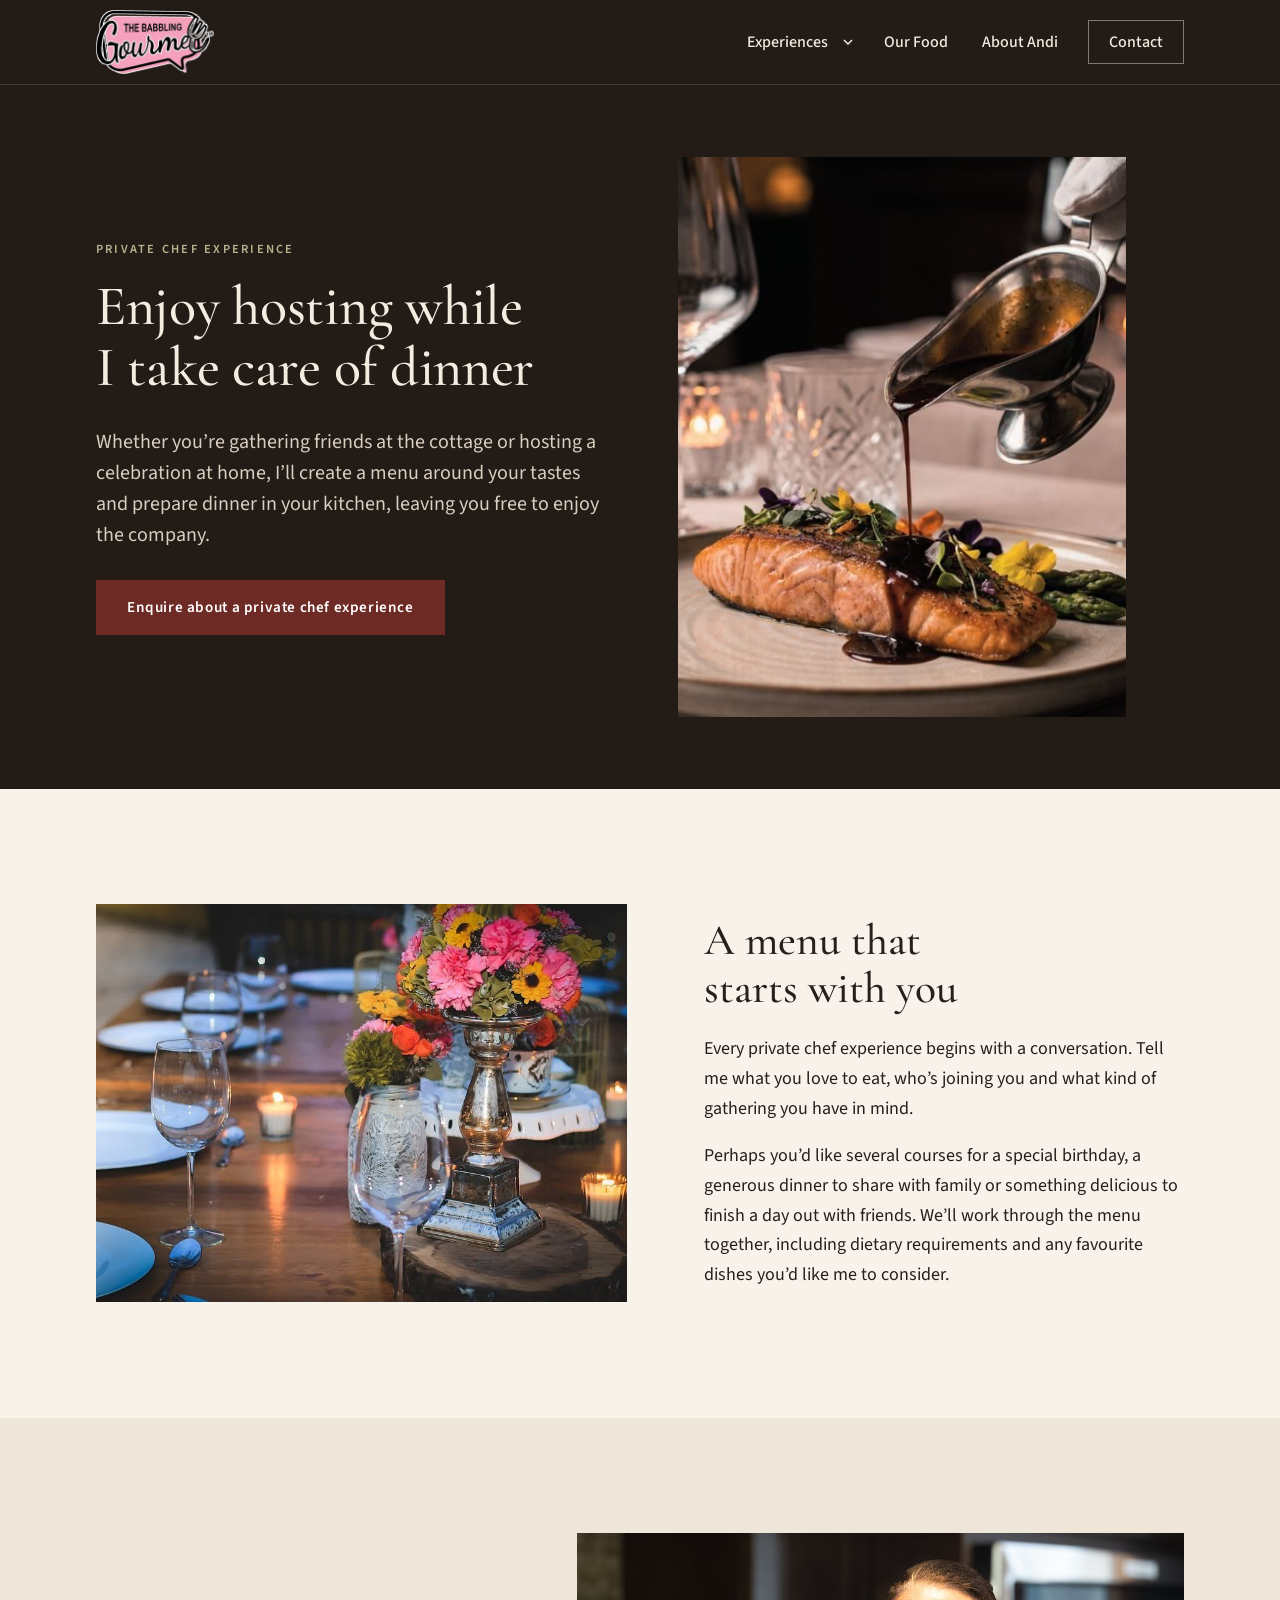
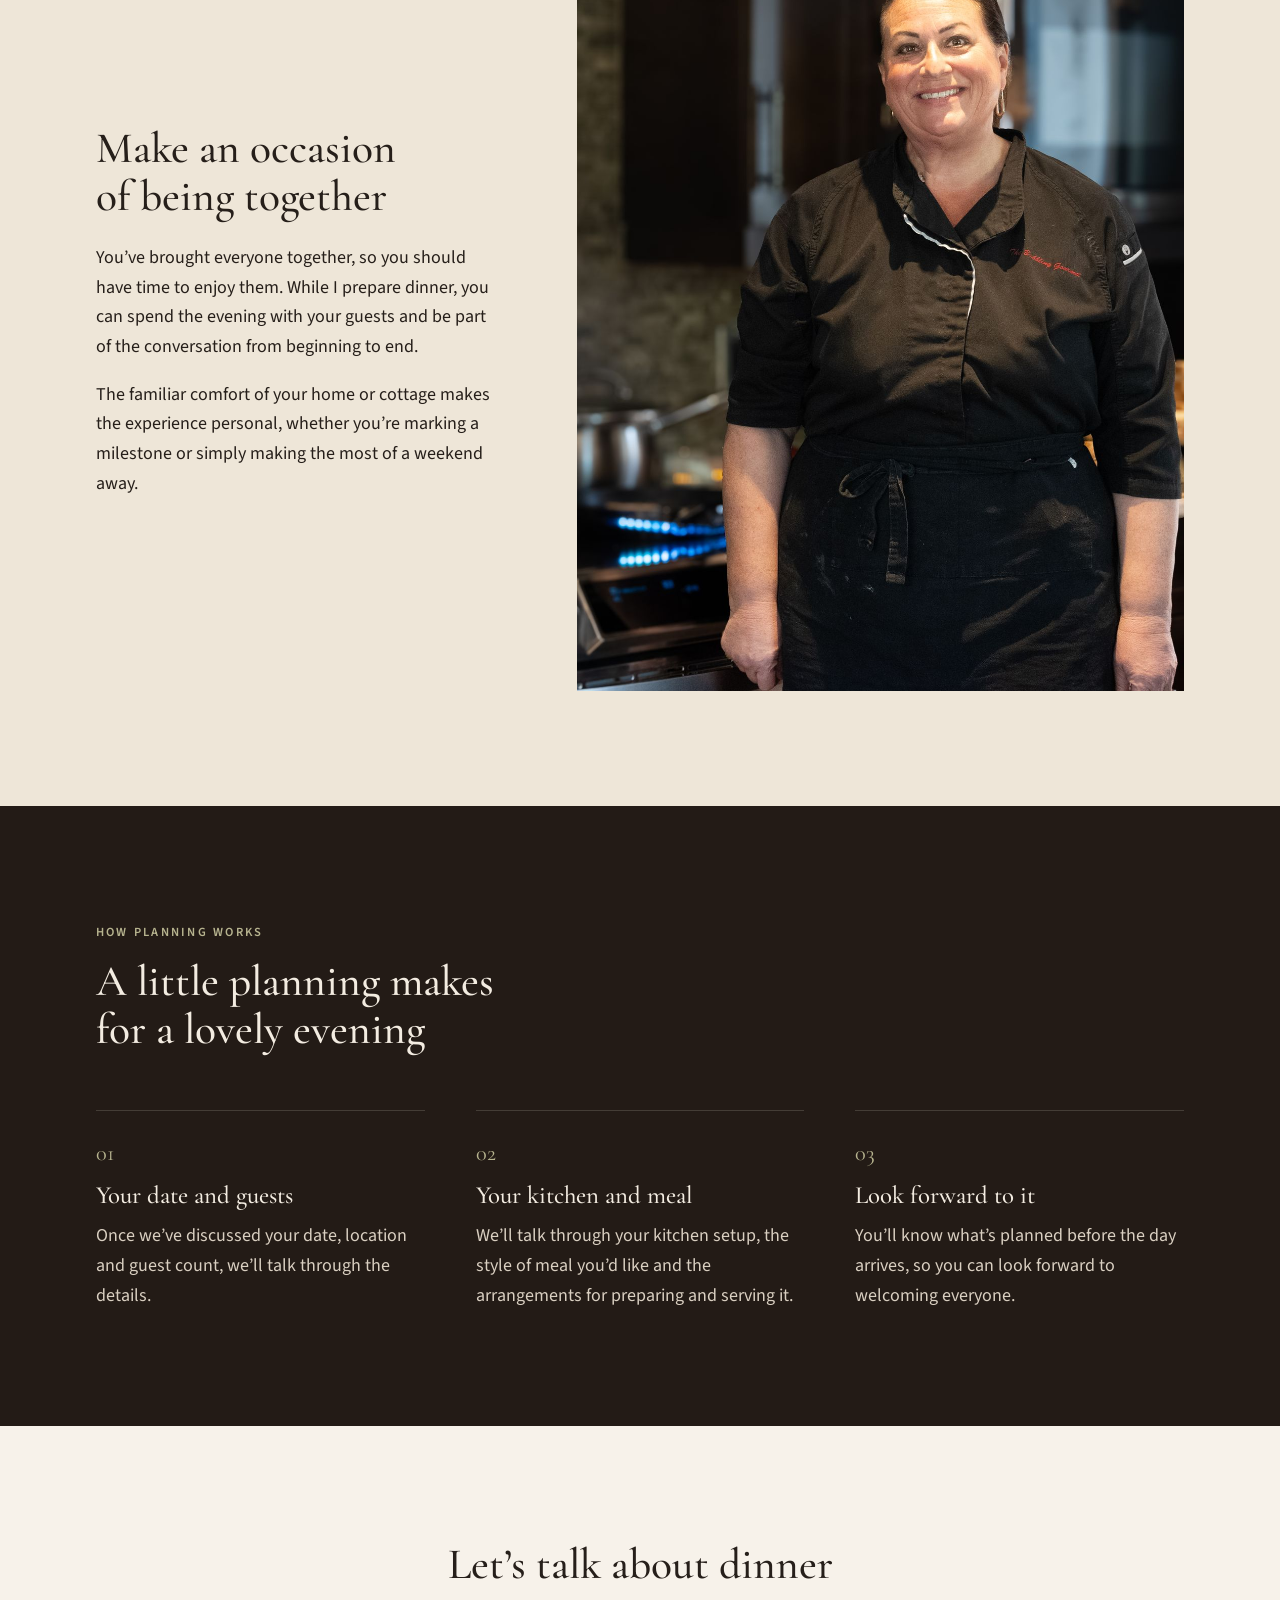
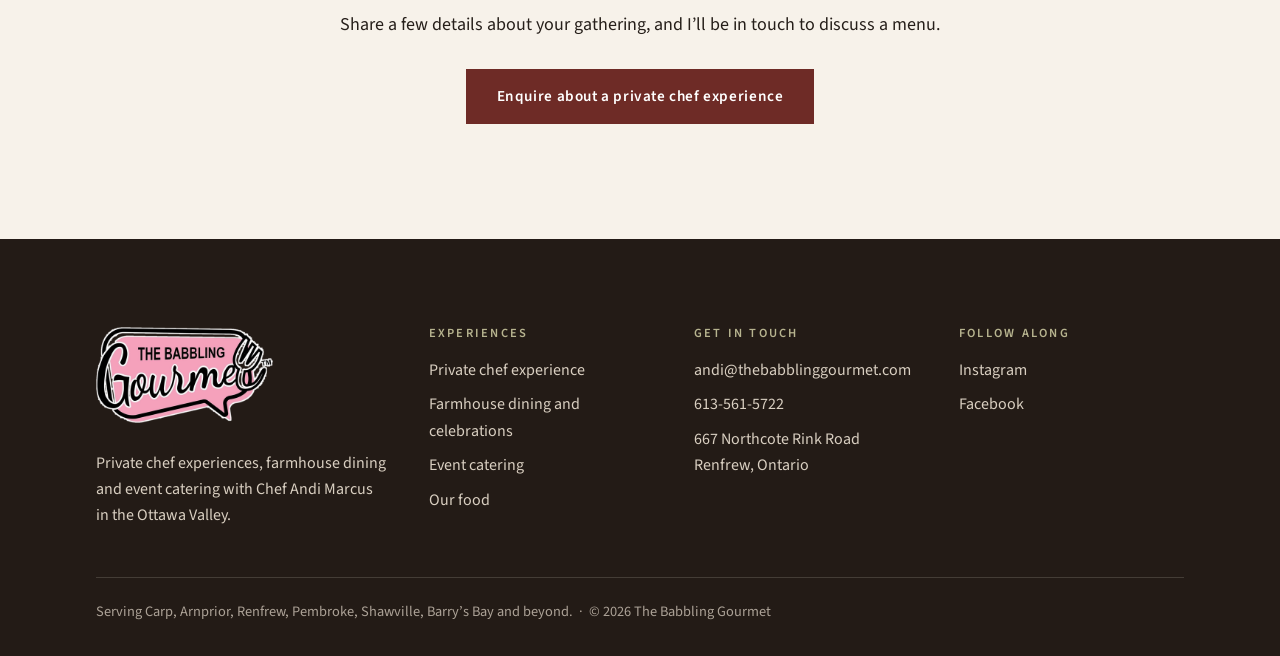
<file: private-chef.html>
<!doctype html>
<html lang="en-CA">
<head>
  <meta charset="utf-8">
  <meta name="viewport" content="width=device-width, initial-scale=1">
  <title>Private Chef Experience | The Babbling Gourmet</title>
  <meta name="description" content="Chef Andi Marcus creates a menu around your tastes and prepares dinner in your home or cottage in the Ottawa Valley, so you can enjoy your guests.">
  <meta name="theme-color" content="#231b16">
  <link rel="preconnect" href="https://fonts.googleapis.com">
  <link rel="preconnect" href="https://fonts.gstatic.com" crossorigin>
  <link href="https://fonts.googleapis.com/css2?family=Cormorant+Garamond:ital,wght@0,500;0,600;1,500&family=Source+Sans+3:wght@400;500;600&display=swap" rel="stylesheet">
  <link rel="stylesheet" href="assets/css/style.css">
  <link rel="icon" href="assets/img/favicon.svg" type="image/svg+xml">
</head>
<body>
  <a class="skip-link" href="#main">Skip to content</a>

  <header class="site-header">
    <div class="wrap">
      <a class="brand" href="index.html"><img class="brand__logo" src="assets/img/logo.png" alt="The Babbling Gourmet, home" width="480" height="260"></a>
      <button class="nav-toggle" aria-expanded="false" aria-controls="site-nav"><span class="nav-toggle__bars" aria-hidden="true"></span><span>Menu</span></button>
      <nav class="nav" id="site-nav" aria-label="Main">
        <ul class="nav__list">
          <li class="has-sub">
            <a class="nav__link" href="experiences.html">Experiences</a>
            <button class="sub-toggle" aria-expanded="false" aria-controls="sub-experiences"><span class="visually-hidden">Show experiences</span><svg viewBox="0 0 12 12" aria-hidden="true" fill="none" stroke="currentColor" stroke-width="1.5"><path d="M2 4l4 4 4-4"/></svg></button>
            <ul class="subnav" id="sub-experiences">
              <li><a href="private-chef.html" aria-current="page">Private Chef</a></li>
              <li><a href="farmhouse-dining.html">Farmhouse Dining</a></li>
              <li><a href="event-catering.html">Event Catering</a></li>
            </ul>
          </li>
          <li><a class="nav__link" href="our-food.html">Our Food</a></li>
          <li><a class="nav__link" href="about.html">About Andi</a></li>
          <li><a class="nav__link nav__link--cta" href="contact.html">Contact</a></li>
        </ul>
      </nav>
    </div>
  </header>

  <main id="main">
    <section class="page-hero dark">
      <div class="wrap">
        <div>
          <span class="label">Private chef experience</span>
          <h1>Enjoy hosting while I take care of dinner</h1>
          <p class="lead">Whether you’re gathering friends at the cottage or hosting a celebration at home, I’ll create a menu around your tastes and prepare dinner in your kitchen, leaving you free to enjoy the company.</p>

          <div class="actions"><a class="btn" href="contact.html?experience=private-chef#enquire">Enquire about a private chef experience</a></div>
        </div>
        <figure class="img img--4x5"><img src="assets/img/experience-private-chef.jpg" alt="Chef Andi Marcus preparing dinner in a client’s kitchen" fetchpriority="high" decoding="async"></figure>
      </div>
    </section>
    <section class="section">
      <div class="wrap">
        <div class="split reveal">
          <figure class="img img--4x3"><img src="assets/img/gallery-table.jpg" alt="A wooden table set with flowers, glassware and candles" loading="lazy" decoding="async"></figure>
          <div class="split__body">
            <h2>A menu that starts with you</h2>
            <p>Every private chef experience begins with a conversation. Tell me what you love to eat, who’s joining you and what kind of gathering you have in mind.</p>
            <p>Perhaps you’d like several courses for a special birthday, a generous dinner to share with family or something delicious to finish a day out with friends. We’ll work through the menu together, including dietary requirements and any favourite dishes you’d like me to consider.</p>
            
          </div>
        </div>
      </div>
    </section>
    <section class="section tint">
      <div class="wrap">
        <div class="split reveal split--reverse split--narrow-img">
          <figure class="img img--4x5"><img src="assets/img/private-chef-andi.jpg" alt="Chef Andi Marcus smiling in a home kitchen, wearing her black Babbling Gourmet chef’s jacket, with pots on the stove behind her" loading="lazy" decoding="async"></figure>
          <div class="split__body">
            <h2>Make an occasion of being together</h2>
            <p>You’ve brought everyone together, so you should have time to enjoy them. While I prepare dinner, you can spend the evening with your guests and be part of the conversation from beginning to end.</p>
            <p>The familiar comfort of your home or cottage makes the experience personal, whether you’re marking a milestone or simply making the most of a weekend away.</p>
            
          </div>
        </div>
      </div>
    </section>
    <section class="section dark">
      <div class="wrap">
        <div class="section-head reveal">
          <span class="label">How planning works</span>
          <h2>A little planning makes for a lovely evening</h2>
        </div>
        <ol class="steps">
          <li class="reveal">
            <h3>Your date and guests</h3>
            <p>Once we’ve discussed your date, location and guest count, we’ll talk through the details.</p>
          </li>
          <li class="reveal">
            <h3>Your kitchen and meal</h3>
            <p>We’ll talk through your kitchen setup, the style of meal you’d like and the arrangements for preparing and serving it.</p>
          </li>
          <li class="reveal">
            <h3>Look forward to it</h3>
            <p>You’ll know what’s planned before the day arrives, so you can look forward to welcoming everyone.</p>
          </li>
        </ol>
      </div>
    </section>
    <section class="section cta ">
      <div class="wrap reveal">
        <h2>Let’s talk about dinner</h2>
        <p>Share a few details about your gathering, and I’ll be in touch to discuss a menu.</p>
        <div class="actions"><a class="btn" href="contact.html?experience=private-chef#enquire">Enquire about a private chef experience</a></div>
      </div>
    </section>

  </main>

  <footer class="site-footer">
    <div class="wrap">
      <div class="footer-grid">
        <div>
          <a class="brand" href="index.html"><img class="brand__logo brand__logo--footer" src="assets/img/logo.png" alt="The Babbling Gourmet, home" width="480" height="260" loading="lazy"></a>
          <p class="footer-intro">Private chef experiences, farmhouse dining and event catering with Chef Andi Marcus in the Ottawa Valley.</p>
        </div>
        <div>
          <h2>Experiences</h2>
          <ul>
            <li><a href="private-chef.html">Private chef experience</a></li>
            <li><a href="farmhouse-dining.html">Farmhouse dining and celebrations</a></li>
            <li><a href="event-catering.html">Event catering</a></li>
            <li><a href="our-food.html">Our food</a></li>
          </ul>
        </div>
        <div>
          <h2>Get in touch</h2>
          <ul>
            <li><a href="mailto:andi@thebabblinggourmet.com">andi@thebabblinggourmet.com</a></li>
            <li><a href="tel:+16135615722">613-561-5722</a></li>
            <li>667 Northcote Rink Road<br>Renfrew, Ontario</li>
          </ul>
        </div>
        <div>
          <h2>Follow along</h2>
          <ul>
            <li><a href="https://www.instagram.com/thebabblinggourmet/" rel="noopener">Instagram</a></li>
            <li><a href="https://www.facebook.com/thebabblinggourmet/" rel="noopener">Facebook</a></li>
          </ul>
        </div>
      </div>
      <p class="footer-bottom">Serving Carp, Arnprior, Renfrew, Pembroke, Shawville, Barry’s Bay and beyond. &nbsp;&middot;&nbsp; &copy; <span data-year>2026</span> The Babbling Gourmet</p>
    </div>
  </footer>

  <script src="assets/js/main.js"></script>
</body>
</html>
</file>
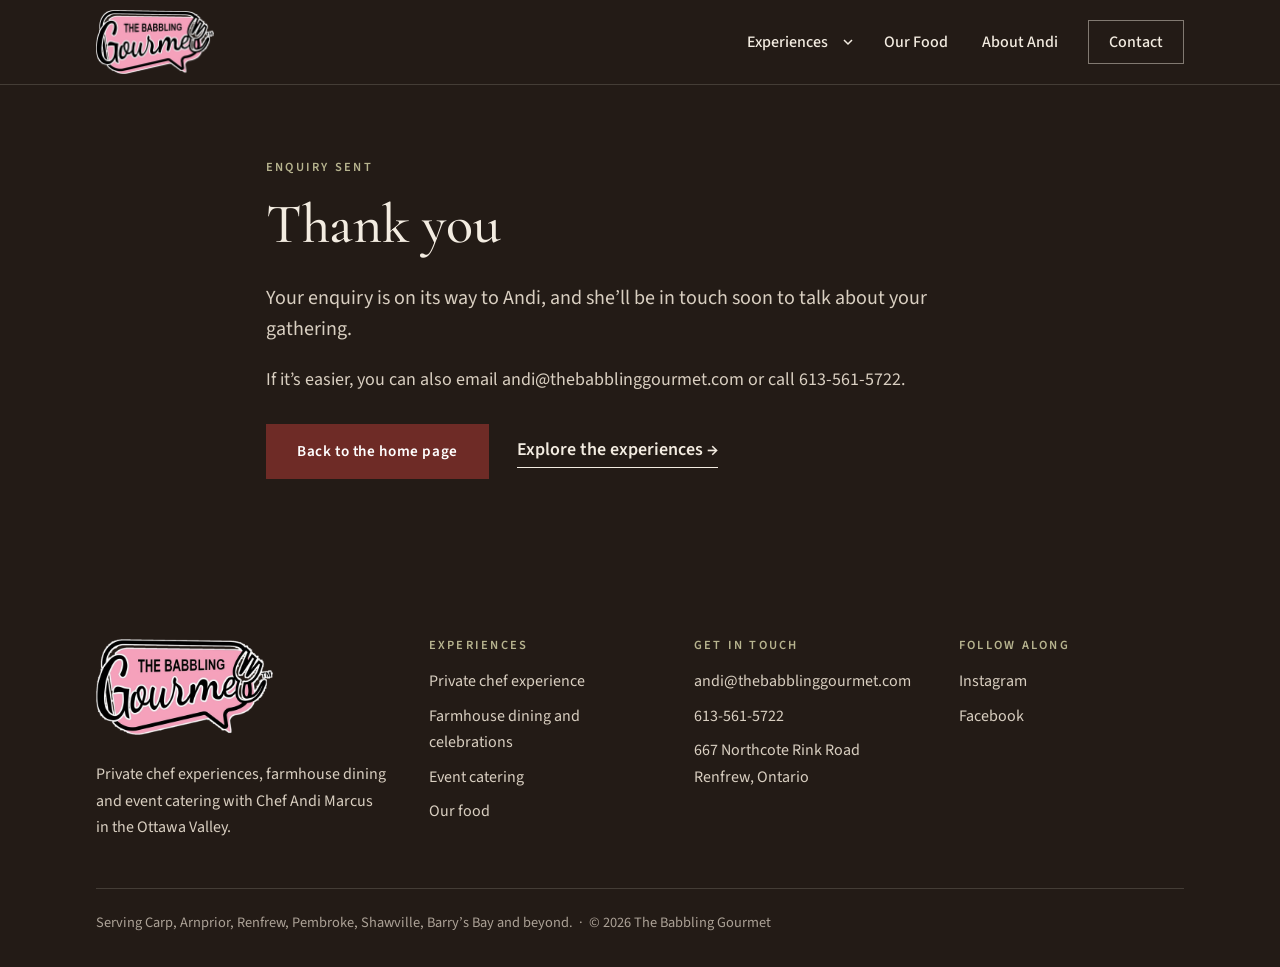
<file: thank-you.html>
<!doctype html>
<html lang="en-CA">
<head>
  <meta charset="utf-8">
  <meta name="viewport" content="width=device-width, initial-scale=1">
  <title>Thank You | The Babbling Gourmet</title>
  <meta name="description" content="Thank you for your enquiry to The Babbling Gourmet.">
  <meta name="theme-color" content="#231b16">
  <link rel="preconnect" href="https://fonts.googleapis.com">
  <link rel="preconnect" href="https://fonts.gstatic.com" crossorigin>
  <link href="https://fonts.googleapis.com/css2?family=Cormorant+Garamond:ital,wght@0,500;0,600;1,500&family=Source+Sans+3:wght@400;500;600&display=swap" rel="stylesheet">
  <link rel="stylesheet" href="assets/css/style.css">
  <link rel="icon" href="assets/img/favicon.svg" type="image/svg+xml">
</head>
<body>
  <a class="skip-link" href="#main">Skip to content</a>

  <header class="site-header">
    <div class="wrap">
      <a class="brand" href="index.html"><img class="brand__logo" src="assets/img/logo.png" alt="The Babbling Gourmet, home" width="480" height="260"></a>
      <button class="nav-toggle" aria-expanded="false" aria-controls="site-nav"><span class="nav-toggle__bars" aria-hidden="true"></span><span>Menu</span></button>
      <nav class="nav" id="site-nav" aria-label="Main">
        <ul class="nav__list">
          <li class="has-sub">
            <a class="nav__link" href="experiences.html">Experiences</a>
            <button class="sub-toggle" aria-expanded="false" aria-controls="sub-experiences"><span class="visually-hidden">Show experiences</span><svg viewBox="0 0 12 12" aria-hidden="true" fill="none" stroke="currentColor" stroke-width="1.5"><path d="M2 4l4 4 4-4"/></svg></button>
            <ul class="subnav" id="sub-experiences">
              <li><a href="private-chef.html">Private Chef</a></li>
              <li><a href="farmhouse-dining.html">Farmhouse Dining</a></li>
              <li><a href="event-catering.html">Event Catering</a></li>
            </ul>
          </li>
          <li><a class="nav__link" href="our-food.html">Our Food</a></li>
          <li><a class="nav__link" href="about.html">About Andi</a></li>
          <li><a class="nav__link nav__link--cta" href="contact.html">Contact</a></li>
        </ul>
      </nav>
    </div>
  </header>

  <main id="main">
    <section class="page-hero dark page-hero--text">
      <div class="wrap">
        <div>
          <span class="label">Enquiry sent</span>
          <h1>Thank you</h1>
          <p class="lead">Your enquiry is on its way to Andi, and she’ll be in touch soon to talk about your gathering.</p>
          <p>If it’s easier, you can also email andi@thebabblinggourmet.com or call 613-561-5722.</p>
          <div class="actions"><a class="btn" href="index.html">Back to the home page</a><a class="link" href="experiences.html">Explore the experiences</a></div>
        </div>
      </div>
    </section>

  </main>

  <footer class="site-footer">
    <div class="wrap">
      <div class="footer-grid">
        <div>
          <a class="brand" href="index.html"><img class="brand__logo brand__logo--footer" src="assets/img/logo.png" alt="The Babbling Gourmet, home" width="480" height="260" loading="lazy"></a>
          <p class="footer-intro">Private chef experiences, farmhouse dining and event catering with Chef Andi Marcus in the Ottawa Valley.</p>
        </div>
        <div>
          <h2>Experiences</h2>
          <ul>
            <li><a href="private-chef.html">Private chef experience</a></li>
            <li><a href="farmhouse-dining.html">Farmhouse dining and celebrations</a></li>
            <li><a href="event-catering.html">Event catering</a></li>
            <li><a href="our-food.html">Our food</a></li>
          </ul>
        </div>
        <div>
          <h2>Get in touch</h2>
          <ul>
            <li><a href="mailto:andi@thebabblinggourmet.com">andi@thebabblinggourmet.com</a></li>
            <li><a href="tel:+16135615722">613-561-5722</a></li>
            <li>667 Northcote Rink Road<br>Renfrew, Ontario</li>
          </ul>
        </div>
        <div>
          <h2>Follow along</h2>
          <ul>
            <li><a href="https://www.instagram.com/thebabblinggourmet/" rel="noopener">Instagram</a></li>
            <li><a href="https://www.facebook.com/thebabblinggourmet/" rel="noopener">Facebook</a></li>
          </ul>
        </div>
      </div>
      <p class="footer-bottom">Serving Carp, Arnprior, Renfrew, Pembroke, Shawville, Barry’s Bay and beyond. &nbsp;&middot;&nbsp; &copy; <span data-year>2026</span> The Babbling Gourmet</p>
    </div>
  </footer>

  <script src="assets/js/main.js"></script>
</body>
</html>
</file>
<file: assets/css/style.css>
/* ==========================================================================
   The Babbling Gourmet
   Moody, photography-led hospitality. Espresso and warm ivory, with small
   touches of olive and oxblood. Photographs carry the richness.
   ========================================================================== */

:root {
  --espresso: #231b16;
  --espresso-2: #2e241e;
  --espresso-3: #3a2f27;
  --ivory: #f7f2ea;
  --ivory-2: #eee6d8;
  --ink: #261f1a;
  --ink-soft: #4a4038;
  --on-dark: #f3ece1;
  --on-dark-soft: #d9cfc1;
  --olive: #5c5e40;
  --olive-light: #b7b48f;
  --oxblood: #6e2b26;
  --oxblood-dark: #561f1b;
  --line: rgba(38, 31, 26, 0.16);
  --line-dark: rgba(243, 236, 225, 0.16);
  --error: #9a2a22;

  --serif: "Cormorant Garamond", Georgia, "Times New Roman", serif;
  --sans: "Source Sans 3", "Source Sans Pro", "Helvetica Neue", Arial, sans-serif;

  --wrap: 1200px;
  --gutter: clamp(20px, 5vw, 56px);
  --section: clamp(64px, 9vw, 120px);
  --header-h: 84px;
}

*,
*::before,
*::after { box-sizing: border-box; }

html { scroll-behavior: smooth; scroll-padding-top: calc(var(--header-h) + 16px); }

body {
  margin: 0;
  background: var(--ivory);
  color: var(--ink);
  font-family: var(--sans);
  font-weight: 400;
  font-size: 1.125rem;
  line-height: 1.65;
  -webkit-font-smoothing: antialiased;
  text-rendering: optimizeLegibility;
}

img { max-width: 100%; height: auto; display: block; }
a { color: inherit; }
p { margin: 0 0 1em; }
p:last-child { margin-bottom: 0; }

h1, h2, h3 {
  font-family: var(--serif);
  font-weight: 500;
  line-height: 1.1;
  margin: 0 0 0.5em;
  text-wrap: balance;
}
h1 { font-size: clamp(2.5rem, 5.2vw, 4.25rem); letter-spacing: -0.005em; }
h2 { font-size: clamp(2rem, 3.4vw, 2.8rem); }
h3 { font-size: clamp(1.45rem, 2vw, 1.75rem); }

.visually-hidden {
  position: absolute !important;
  width: 1px; height: 1px;
  overflow: hidden;
  clip: rect(0 0 0 0);
  white-space: nowrap;
}

.wrap {
  width: 100%;
  max-width: var(--wrap);
  margin: 0 auto;
  padding: 0 var(--gutter);
}
.wrap--narrow { max-width: 820px; }

/* Small spaced capitals are reserved for labels */
.label {
  display: block;
  font-family: var(--sans);
  font-size: 0.78rem;
  font-weight: 600;
  letter-spacing: 0.18em;
  text-transform: uppercase;
  color: var(--olive);
  margin: 0 0 1rem;
}
.dark .label { color: var(--olive-light); }

.lead { font-size: 1.25rem; line-height: 1.55; }

.skip-link {
  position: absolute;
  left: -9999px;
  top: 0;
  background: var(--ivory);
  color: var(--ink);
  padding: 10px 16px;
  z-index: 100;
}
.skip-link:focus { left: 12px; top: 12px; }

:focus-visible { outline: 2px solid var(--olive-light); outline-offset: 3px; }
.light :focus-visible,
.section:not(.dark) :focus-visible { outline-color: var(--olive); }

/* Light / dark rhythm ------------------------------------------------------ */

.dark { background: var(--espresso); color: var(--on-dark); }
.dark--2 { background: var(--espresso-2); }
.dark h1, .dark h2, .dark h3 { color: var(--on-dark); }
.dark p { color: var(--on-dark-soft); }
.tint { background: var(--ivory-2); }

.section { padding: var(--section) 0; }
.section-head { max-width: 640px; margin-bottom: clamp(36px, 5vw, 56px); }
.section-head--center { margin-left: auto; margin-right: auto; text-align: center; }

/* Buttons and links ------------------------------------------------------- */

.btn {
  display: inline-flex;
  align-items: center;
  justify-content: center;
  min-height: 52px;
  font-family: var(--sans);
  font-size: 0.95rem;
  font-weight: 600;
  letter-spacing: 0.04em;
  text-decoration: none;
  padding: 14px 30px;
  border: 1px solid var(--oxblood);
  background: var(--oxblood);
  color: #fff;
  cursor: pointer;
  transition: background 0.2s, border-color 0.2s, color 0.2s;
}
.btn:hover { background: var(--oxblood-dark); border-color: var(--oxblood-dark); }

.link {
  font-weight: 600;
  text-decoration: none;
  border-bottom: 1px solid currentColor;
  padding-bottom: 2px;
  transition: color 0.2s, border-color 0.2s;
}
.link::after { content: " \2192"; }
.link:hover { color: var(--oxblood); }
.dark .link:hover { color: var(--olive-light); }

.actions { display: flex; flex-wrap: wrap; align-items: center; gap: 16px 28px; margin-top: 1.8rem; }

/* Header and navigation --------------------------------------------------- */

.site-header {
  position: sticky;
  top: 0;
  z-index: 60;
  background: var(--espresso);
  color: var(--on-dark);
  border-bottom: 1px solid var(--line-dark);
}
.site-header .wrap {
  display: flex;
  align-items: center;
  justify-content: space-between;
  gap: 24px;
  height: var(--header-h);
}

.brand { text-decoration: none; white-space: nowrap; line-height: 1; }
.brand__name {
  font-family: var(--serif);
  font-size: 1.65rem;
  font-weight: 500;
  letter-spacing: 0.01em;
}
.brand__name em { font-style: italic; color: var(--olive-light); }

.nav__list { list-style: none; margin: 0; padding: 0; display: flex; align-items: center; gap: 6px; }
.nav__list > li { position: relative; }
.nav__link {
  display: inline-flex;
  align-items: center;
  min-height: 44px;
  padding: 0 14px;
  font-size: 1rem;
  font-weight: 500;
  text-decoration: none;
  color: var(--on-dark);
}
.nav__link:hover,
.nav__link[aria-current="page"] { color: var(--olive-light); }
.nav__link--cta {
  border: 1px solid rgba(243, 236, 225, 0.45);
  margin-left: 10px;
  padding: 0 20px;
}
.nav__link--cta:hover,
.nav__link--cta[aria-current="page"] { background: var(--on-dark); color: var(--ink); }

.has-sub { display: flex; align-items: center; }
.has-sub > .nav__link { padding-right: 4px; }
.sub-toggle {
  background: none;
  border: 0;
  color: var(--on-dark);
  width: 32px;
  height: 44px;
  cursor: pointer;
  display: inline-flex;
  align-items: center;
  justify-content: center;
}
.sub-toggle svg { width: 12px; height: 12px; transition: transform 0.2s; }
.sub-toggle[aria-expanded="true"] svg { transform: rotate(180deg); }

.subnav {
  list-style: none;
  margin: 0;
  padding: 10px 0;
  position: absolute;
  top: 100%;
  left: 0;
  min-width: 250px;
  background: var(--espresso-2);
  border: 1px solid var(--line-dark);
  box-shadow: 0 18px 40px rgba(0, 0, 0, 0.3);
  display: none;
}
.subnav a {
  display: block;
  padding: 11px 20px;
  text-decoration: none;
  color: var(--on-dark);
}
.subnav a:hover,
.subnav a[aria-current="page"] { background: var(--espresso-3); color: var(--olive-light); }
.has-sub.is-open .subnav { display: block; }
@media (hover: hover) and (min-width: 961px) {
  .has-sub:hover .subnav { display: block; }
}

.nav-toggle {
  display: none;
  align-items: center;
  gap: 10px;
  background: none;
  border: 0;
  color: var(--on-dark);
  font: inherit;
  font-weight: 500;
  min-height: 44px;
  padding: 0 0 0 8px;
  cursor: pointer;
}
.nav-toggle__bars,
.nav-toggle__bars::before,
.nav-toggle__bars::after {
  display: block;
  width: 22px;
  height: 1.5px;
  background: currentColor;
  position: relative;
  transition: transform 0.2s, background 0.2s;
}
.nav-toggle__bars::before,
.nav-toggle__bars::after { content: ""; position: absolute; left: 0; }
.nav-toggle__bars::before { top: -7px; }
.nav-toggle__bars::after { top: 7px; }
.nav-open .nav-toggle__bars { background: transparent; }
.nav-open .nav-toggle__bars::before { transform: translateY(7px) rotate(45deg); }
.nav-open .nav-toggle__bars::after { transform: translateY(-7px) rotate(-45deg); }

@media (max-width: 960px) {
  .nav-toggle { display: inline-flex; }
  .nav {
    position: fixed;
    inset: var(--header-h) 0 0 0;
    background: var(--espresso);
    padding: 16px var(--gutter) 40px;
    overflow-y: auto;
    display: none;
  }
  .nav-open .nav { display: block; }
  .nav-open { overflow: hidden; }
  .nav__list { flex-direction: column; align-items: stretch; gap: 0; }
  .nav__list > li { border-bottom: 1px solid var(--line-dark); }
  .nav__link { font-family: var(--serif); font-size: 1.6rem; padding: 12px 0; min-height: 56px; width: 100%; }
  .nav__link--cta { border: 0; margin: 0; padding: 12px 0; }
  .nav__link--cta:hover { background: none; color: var(--olive-light); }
  .has-sub { flex-wrap: wrap; }
  .sub-toggle { display: none; }
  .subnav {
    display: block;
    position: static;
    width: 100%;
    min-width: 0;
    box-shadow: none;
    border: 0;
    background: none;
    padding: 0 0 12px 16px;
  }
  .subnav a { padding: 10px 0; font-size: 1.05rem; }
  .subnav a:hover { background: none; }
}

/* Photographs ------------------------------------------------------------- */

.img {
  position: relative;
  overflow: hidden;
  background: var(--espresso-3);
  margin: 0;
}
.img img { width: 100%; height: 100%; object-fit: cover; }
.img--4x5 { aspect-ratio: 4 / 5; }
.img--4x3 { aspect-ratio: 4 / 3; }
.img--1x1 { aspect-ratio: 1 / 1; }
.img--16x9 { aspect-ratio: 16 / 9; }
.img--3x2 { aspect-ratio: 3 / 2; }

/* Home hero: full-width photograph */
.hero {
  position: relative;
  min-height: min(calc(100svh - var(--header-h)), 820px);
  display: flex;
  align-items: flex-end;
  color: var(--on-dark);
  background: var(--espresso);
  overflow: hidden;
}
.hero__img { position: absolute; inset: 0; }
.hero__img img { width: 100%; height: 100%; object-fit: cover; object-position: 65% 50%; }
.hero::after {
  content: "";
  position: absolute;
  inset: 0;
  background:
    linear-gradient(90deg, rgba(22, 16, 12, 0.78) 0%, rgba(22, 16, 12, 0.5) 40%, rgba(22, 16, 12, 0) 72%),
    linear-gradient(0deg, rgba(22, 16, 12, 0.55) 0%, rgba(22, 16, 12, 0) 45%);
}
.hero .wrap { position: relative; z-index: 1; padding-top: 64px; padding-bottom: clamp(56px, 10vh, 112px); }
.hero__content { max-width: 600px; }
.hero h1 { color: #fff; margin-bottom: 0.35em; }
.hero p { color: var(--on-dark); font-size: 1.25rem; max-width: 30em; }
.hero .link { color: #fff; }

@media (max-width: 700px) {
  .hero { min-height: calc(100svh - var(--header-h)); max-height: 760px; }
  .hero::after {
    background: linear-gradient(0deg, rgba(22, 16, 12, 0.9) 0%, rgba(22, 16, 12, 0.6) 45%, rgba(22, 16, 12, 0.1) 80%);
  }
  .hero p { font-size: 1.125rem; }
}

/* Inner page hero: compact, text beside a photograph */
.page-hero .wrap {
  display: grid;
  grid-template-columns: minmax(0, 1fr) minmax(0, 1fr);
  gap: clamp(32px, 6vw, 80px);
  align-items: center;
  padding-top: clamp(40px, 6vw, 72px);
  padding-bottom: clamp(40px, 6vw, 72px);
}
.page-hero h1 { font-size: clamp(2.3rem, 4.4vw, 3.5rem); }
.page-hero .img { max-height: 560px; }
.page-hero--text .wrap { grid-template-columns: minmax(0, 1fr); max-width: 860px; }
@media (max-width: 860px) {
  .page-hero .wrap { grid-template-columns: minmax(0, 1fr); }
  .page-hero .img { order: -1; aspect-ratio: 3 / 2; margin: 0 calc(var(--gutter) * -1); }
}

/* Split: photograph beside text */
.split {
  display: grid;
  grid-template-columns: minmax(0, 1.05fr) minmax(0, 0.95fr);
  gap: clamp(32px, 6vw, 88px);
  align-items: center;
}
.split--reverse > .img { order: 2; }
.split--narrow-img { grid-template-columns: minmax(0, 0.8fr) minmax(0, 1.2fr); }
.split__body { max-width: 34em; }
@media (max-width: 860px) {
  .split,
  .split--narrow-img { grid-template-columns: minmax(0, 1fr); }
  .split--reverse > .img { order: 0; }
}

/* Experience cards (home) ------------------------------------------------- */

.cards {
  display: grid;
  grid-template-columns: repeat(3, minmax(0, 1fr));
  gap: clamp(24px, 3vw, 40px);
}
.card .img { margin-bottom: 22px; }
.card h3 { margin-bottom: 0.4em; }
.card p { margin-bottom: 0.9rem; }
.card:nth-child(2) { margin-top: clamp(0px, 4vw, 56px); }
@media (max-width: 900px) {
  .cards { grid-template-columns: minmax(0, 1fr); gap: 56px; }
  .card:nth-child(2) { margin-top: 0; }
  .card .img { aspect-ratio: 3 / 2; }
}

/* Experiences page: services ---------------------------------------------- */

.service + .service { margin-top: clamp(72px, 10vw, 128px); }
.service--wide .img { margin-bottom: clamp(28px, 4vw, 48px); }
.service--wide .service__grid {
  display: grid;
  grid-template-columns: minmax(0, 1.1fr) minmax(0, 0.9fr);
  gap: clamp(28px, 5vw, 72px);
}
@media (max-width: 860px) {
  .service--wide .service__grid { grid-template-columns: minmax(0, 1fr); }
}

.details {
  margin: 0;
  border-top: 1px solid var(--line);
}
.details div {
  display: grid;
  grid-template-columns: 9.5em minmax(0, 1fr);
  gap: 16px;
  padding: 13px 0;
  border-bottom: 1px solid var(--line);
}
.details dt { font-weight: 600; color: var(--ink); }
.details dd { margin: 0; color: var(--ink-soft); }
.split__body .details { margin-top: 1.6rem; }
@media (max-width: 460px) {
  .details div { grid-template-columns: minmax(0, 1fr); gap: 2px; }
}

/* Gallery ---------------------------------------------------------------- */

.gallery {
  display: grid;
  grid-template-columns: repeat(12, minmax(0, 1fr));
  gap: clamp(10px, 1.4vw, 18px);
}
.gallery .img:nth-child(1) { grid-column: span 5; grid-row: span 2; }
.gallery .img:nth-child(2) { grid-column: span 7; aspect-ratio: 16 / 10; }
.gallery .img:nth-child(3) { grid-column: span 3; aspect-ratio: 1 / 1; }
.gallery .img:nth-child(4) { grid-column: span 4; aspect-ratio: 4 / 3; }
.gallery .img:nth-child(5) { grid-column: span 12; aspect-ratio: 21 / 8; }
.gallery .img:nth-child(1) { aspect-ratio: auto; min-height: 100%; }
.gallery .img:nth-child(1) img { position: absolute; inset: 0; }
@media (max-width: 760px) {
  .gallery { grid-template-columns: repeat(2, minmax(0, 1fr)); }
  .gallery .img:nth-child(n) { grid-column: span 1; grid-row: auto; aspect-ratio: 4 / 5; }
  .gallery .img:nth-child(1) img { position: static; }
  .gallery .img:nth-child(1) { grid-column: span 2; aspect-ratio: 4 / 5; min-height: 0; }
  .gallery .img:nth-child(2),
  .gallery .img:nth-child(5) { grid-column: span 2; aspect-ratio: 3 / 2; }
}

/* Planning steps ---------------------------------------------------------- */

.steps {
  list-style: none;
  margin: 0;
  padding: 0;
  display: grid;
  grid-template-columns: repeat(3, minmax(0, 1fr));
  gap: clamp(28px, 4vw, 56px);
  counter-reset: step;
}
.steps li { border-top: 1px solid var(--line); padding-top: 24px; counter-increment: step; }
.dark .steps li { border-color: var(--line-dark); }
.steps li::before {
  content: "0" counter(step);
  display: block;
  font-family: var(--serif);
  font-size: 1.4rem;
  color: var(--olive);
  margin-bottom: 10px;
}
.dark .steps li::before { color: var(--olive-light); }
.steps h3 { font-size: 1.55rem; }
@media (max-width: 860px) {
  .steps { grid-template-columns: minmax(0, 1fr); }
}

/* Sample menus ------------------------------------------------------------ */

.menus { display: grid; grid-template-columns: repeat(2, minmax(0, 1fr)); gap: clamp(20px, 3vw, 32px); }
.menu-card {
  background: var(--ivory);
  border: 1px solid var(--line);
  padding: clamp(28px, 4vw, 48px);
}
.menu-card h3 { margin-bottom: 0.2em; }
.menu-card__intro { font-style: italic; color: var(--ink-soft); margin-bottom: 1.4rem; }
.menu-card dl { margin: 0; }
.menu-card dt { margin-top: 1.1rem; }
.menu-card dt:first-child { margin-top: 0; }
.menu-card dt .label { margin: 0; font-size: 0.72rem; }
.menu-card dd { margin: 0.2rem 0 0; font-family: var(--serif); font-size: 1.3rem; line-height: 1.35; }
@media (max-width: 860px) { .menus { grid-template-columns: minmax(0, 1fr); } }

/* Quote ------------------------------------------------------------------- */

.statement {
  font-family: var(--serif);
  font-size: clamp(1.7rem, 3vw, 2.4rem);
  line-height: 1.25;
  max-width: 24em;
}

/* Enquiry form ------------------------------------------------------------ */

.enquiry-grid {
  display: grid;
  grid-template-columns: minmax(0, 1.5fr) minmax(0, 1fr);
  gap: clamp(40px, 6vw, 88px);
  align-items: start;
}
@media (max-width: 900px) { .enquiry-grid { grid-template-columns: minmax(0, 1fr); } }

.form { display: grid; grid-template-columns: repeat(2, minmax(0, 1fr)); gap: 20px 22px; margin-top: 1.8rem; }
.field { display: flex; flex-direction: column; gap: 6px; }
.field--full { grid-column: 1 / -1; }
.field label { font-weight: 600; font-size: 1rem; }
.field .req { color: var(--oxblood); font-weight: 400; }
.field .hint { font-size: 0.95rem; color: var(--ink-soft); margin: 0; }
.field input,
.field select,
.field textarea {
  font: inherit;
  font-size: 1.05rem;
  color: var(--ink);
  background: #fffdf9;
  border: 1px solid rgba(38, 31, 26, 0.3);
  border-radius: 2px;
  padding: 12px 14px;
  min-height: 50px;
  width: 100%;
}
.field textarea { min-height: 160px; resize: vertical; }
.field input:focus,
.field select:focus,
.field textarea:focus { outline: 2px solid var(--olive); outline-offset: 1px; border-color: var(--olive); }
.field [aria-invalid="true"] { border-color: var(--error); }
.field .error { color: var(--error); font-size: 0.95rem; font-weight: 600; margin: 0; }
.field .error:empty { display: none; }
.form .btn { justify-self: start; }
.form__status { grid-column: 1 / -1; margin: 0; font-weight: 600; color: var(--error); }
.form__status:empty { display: none; }
.hp { position: absolute; left: -9999px; }
@media (max-width: 600px) {
  .form { grid-template-columns: minmax(0, 1fr); }
  .form .btn { width: 100%; }
}

.aside-block + .aside-block { margin-top: 32px; padding-top: 32px; border-top: 1px solid var(--line); }
.aside-block h3 { font-size: 1.5rem; }
.aside-block a { font-weight: 600; }

/* CTA band ---------------------------------------------------------------- */

.cta { text-align: center; }
.cta .wrap { max-width: 760px; }
.cta .actions { justify-content: center; }

/* Footer ------------------------------------------------------------------ */

.site-footer {
  background: var(--espresso);
  color: var(--on-dark-soft);
  padding: clamp(56px, 7vw, 88px) 0 32px;
  font-size: 1rem;
}
.site-footer .brand__name { color: var(--on-dark); }
.footer-grid {
  display: grid;
  grid-template-columns: minmax(0, 1.3fr) repeat(3, minmax(0, 1fr));
  gap: 40px;
}
.footer-grid h2 {
  font-family: var(--sans);
  font-size: 0.78rem;
  font-weight: 600;
  letter-spacing: 0.18em;
  text-transform: uppercase;
  color: var(--olive-light);
  margin: 0 0 16px;
}
.footer-grid ul { list-style: none; margin: 0; padding: 0; }
.footer-grid li + li { margin-top: 8px; }
.footer-grid a { text-decoration: none; }
.footer-grid a:hover { color: var(--on-dark); text-decoration: underline; }
.footer-intro { margin-top: 18px; max-width: 24em; }
.footer-bottom {
  margin-top: 48px;
  padding-top: 22px;
  border-top: 1px solid var(--line-dark);
  font-size: 0.9rem;
  color: rgba(217, 207, 193, 0.75);
}
@media (max-width: 860px) {
  .footer-grid { grid-template-columns: minmax(0, 1fr) minmax(0, 1fr); }
  .footer-grid > :first-child { grid-column: 1 / -1; }
}
@media (max-width: 520px) { .footer-grid { grid-template-columns: minmax(0, 1fr); } }

/* Gentle fade-in ----------------------------------------------------------- */

.js .reveal { opacity: 0; transform: translateY(14px); transition: opacity 0.7s ease, transform 0.7s ease; }
.js .reveal.is-visible { opacity: 1; transform: none; }
@media (prefers-reduced-motion: reduce) {
  html { scroll-behavior: auto; }
  .js .reveal { opacity: 1; transform: none; transition: none; }
}

/* Logo and photo focus ------------------------------------------------------ */
.brand { display: inline-flex; align-items: center; }
.brand__logo { height: 64px; width: auto; }
.brand__logo--footer { height: 96px; }
.img--top img { object-position: 50% 22%; }
@media (max-width: 600px) {
  .brand__logo { height: 54px; }
}
.img--bottom img { object-position: 50% 82%; }
</file>
